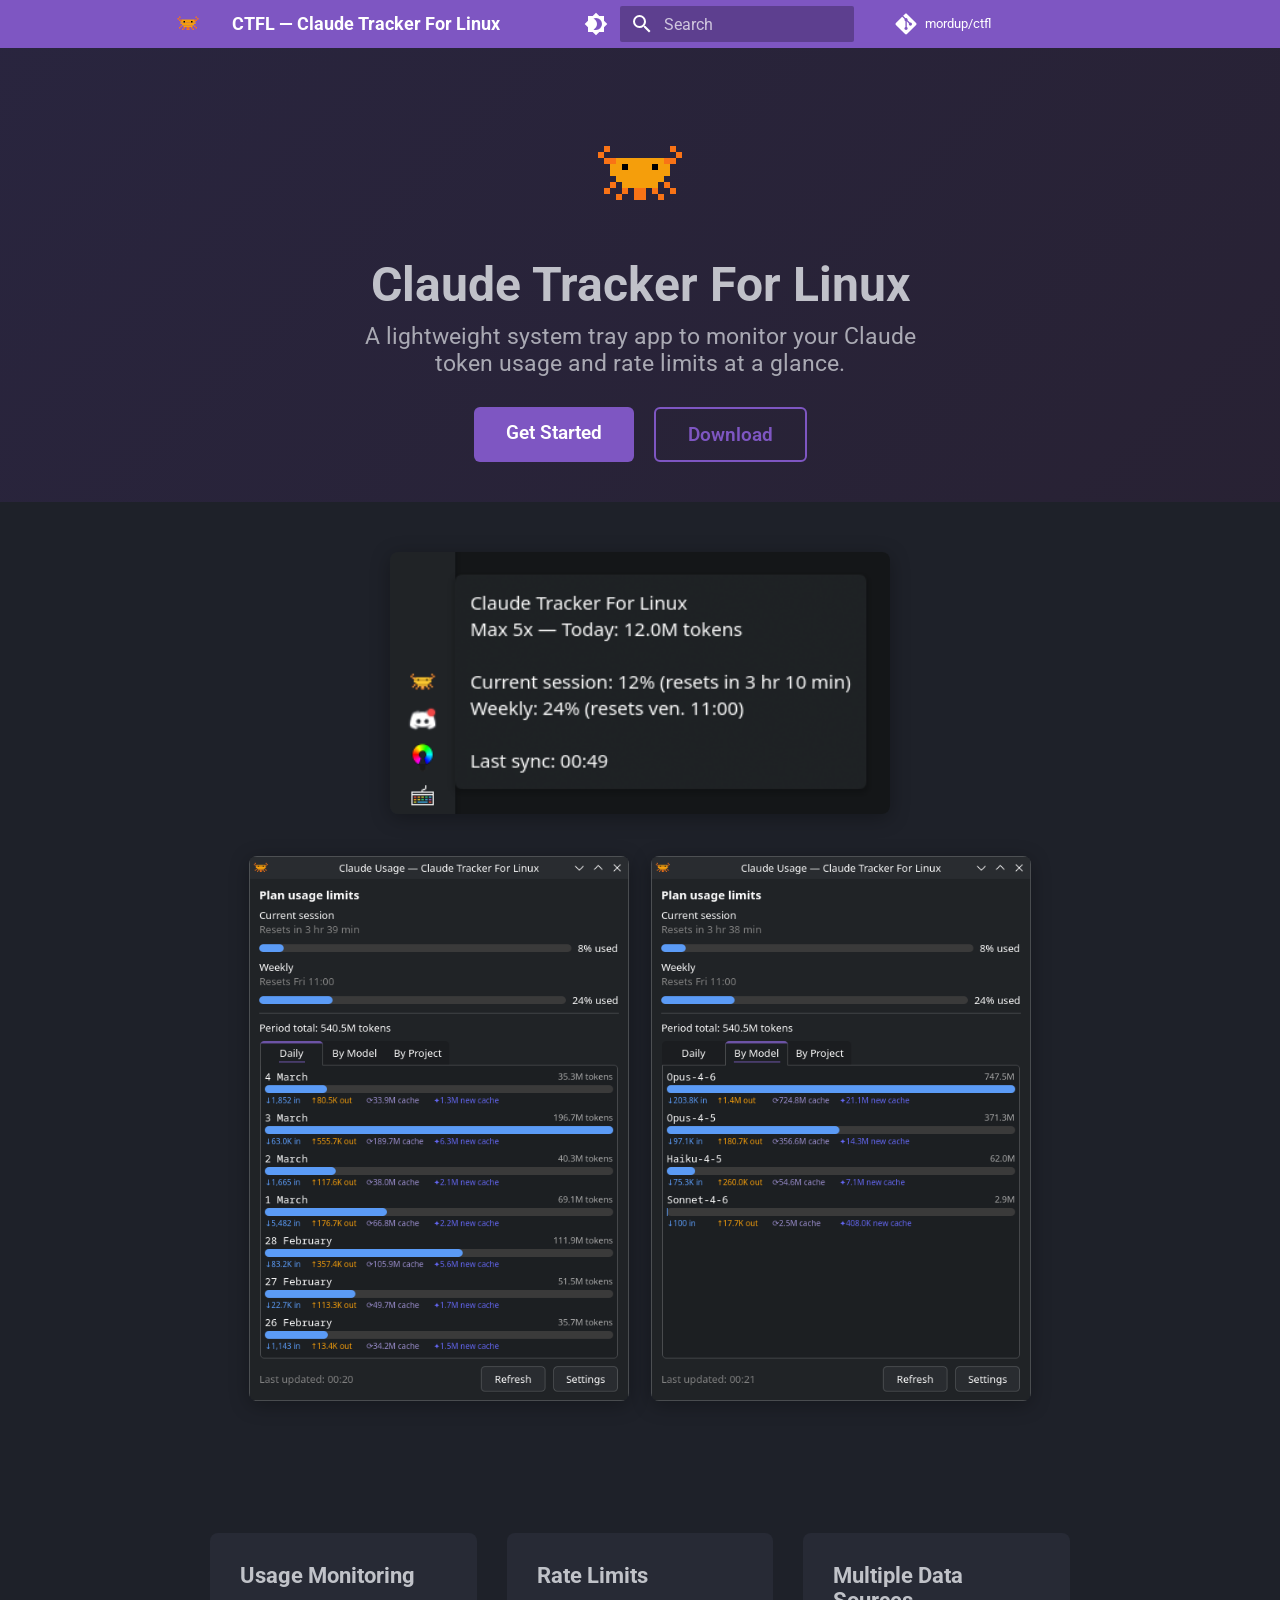
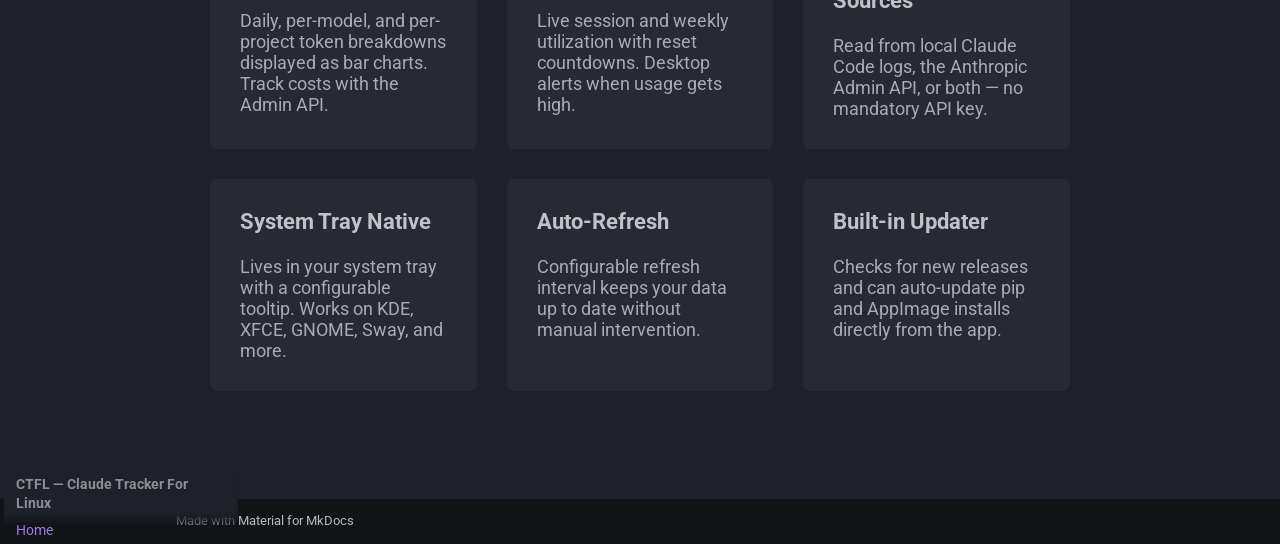
<file: index.html>
<!doctype html>
<html lang="en" class="no-js">
  <head>
    
      <meta charset="utf-8">
      <meta name="viewport" content="width=device-width,initial-scale=1">
      
        <meta name="description" content="A lightweight Linux system tray app to monitor your Claude token usage and rate limits.">
      
      
      
        <link rel="canonical" href="https://ctfl.md-labs.dev/">
      
      
      
        <link rel="next" href="installation/">
      
      
        
      
      
      <link rel="icon" href="assets/images/ctfl.svg">
      <meta name="generator" content="mkdocs-1.6.1, mkdocs-material-9.7.4">
    
    
      
        <title>CTFL — Claude Tracker For Linux - CTFL — Claude Tracker For Linux</title>
      
    
    
      <link rel="stylesheet" href="assets/stylesheets/main.484c7ddc.min.css">
      
        
        <link rel="stylesheet" href="assets/stylesheets/palette.ab4e12ef.min.css">
      
      


    
    
      
    
    
      
        
        
        <link rel="preconnect" href="https://fonts.gstatic.com" crossorigin>
        <link rel="stylesheet" href="https://fonts.googleapis.com/css?family=Roboto:300,300i,400,400i,700,700i%7CRoboto+Mono:400,400i,700,700i&display=fallback">
        <style>:root{--md-text-font:"Roboto";--md-code-font:"Roboto Mono"}</style>
      
    
    
      <link rel="stylesheet" href="stylesheets/extra.css">
    
    <script>__md_scope=new URL(".",location),__md_hash=e=>[...e].reduce(((e,_)=>(e<<5)-e+_.charCodeAt(0)),0),__md_get=(e,_=localStorage,t=__md_scope)=>JSON.parse(_.getItem(t.pathname+"."+e)),__md_set=(e,_,t=localStorage,a=__md_scope)=>{try{t.setItem(a.pathname+"."+e,JSON.stringify(_))}catch(e){}}</script>
    
      

    
    
  </head>
  
  
    
    
      
    
    
    
    
    <body dir="ltr" data-md-color-scheme="slate" data-md-color-primary="deep-purple" data-md-color-accent="purple">
  
    
    <input class="md-toggle" data-md-toggle="drawer" type="checkbox" id="__drawer" autocomplete="off">
    <input class="md-toggle" data-md-toggle="search" type="checkbox" id="__search" autocomplete="off">
    <label class="md-overlay" for="__drawer"></label>
    <div data-md-component="skip">
      
    </div>
    <div data-md-component="announce">
      
    </div>
    
    
      

  

<header class="md-header md-header--shadow" data-md-component="header">
  <nav class="md-header__inner md-grid" aria-label="Header">
    <a href="." title="CTFL — Claude Tracker For Linux" class="md-header__button md-logo" aria-label="CTFL — Claude Tracker For Linux" data-md-component="logo">
      
  <img src="assets/images/ctfl.svg" alt="logo">

    </a>
    <label class="md-header__button md-icon" for="__drawer">
      
      <svg xmlns="http://www.w3.org/2000/svg" viewBox="0 0 24 24"><path d="M3 6h18v2H3zm0 5h18v2H3zm0 5h18v2H3z"/></svg>
    </label>
    <div class="md-header__title" data-md-component="header-title">
      <div class="md-header__ellipsis">
        <div class="md-header__topic">
          <span class="md-ellipsis">
            CTFL — Claude Tracker For Linux
          </span>
        </div>
        <div class="md-header__topic" data-md-component="header-topic">
          <span class="md-ellipsis">
            
              CTFL — Claude Tracker For Linux
            
          </span>
        </div>
      </div>
    </div>
    
      
        <form class="md-header__option" data-md-component="palette">
  
    
    
    
    <input class="md-option" data-md-color-media="" data-md-color-scheme="slate" data-md-color-primary="deep-purple" data-md-color-accent="purple"  aria-label="Switch to light mode"  type="radio" name="__palette" id="__palette_0">
    
      <label class="md-header__button md-icon" title="Switch to light mode" for="__palette_1" hidden>
        <svg xmlns="http://www.w3.org/2000/svg" viewBox="0 0 24 24"><path d="M12 18c-.89 0-1.74-.2-2.5-.55C11.56 16.5 13 14.42 13 12s-1.44-4.5-3.5-5.45C10.26 6.2 11.11 6 12 6a6 6 0 0 1 6 6 6 6 0 0 1-6 6m8-9.31V4h-4.69L12 .69 8.69 4H4v4.69L.69 12 4 15.31V20h4.69L12 23.31 15.31 20H20v-4.69L23.31 12z"/></svg>
      </label>
    
  
    
    
    
    <input class="md-option" data-md-color-media="" data-md-color-scheme="default" data-md-color-primary="deep-purple" data-md-color-accent="purple"  aria-label="Switch to dark mode"  type="radio" name="__palette" id="__palette_1">
    
      <label class="md-header__button md-icon" title="Switch to dark mode" for="__palette_0" hidden>
        <svg xmlns="http://www.w3.org/2000/svg" viewBox="0 0 24 24"><path d="M12 8a4 4 0 0 0-4 4 4 4 0 0 0 4 4 4 4 0 0 0 4-4 4 4 0 0 0-4-4m0 10a6 6 0 0 1-6-6 6 6 0 0 1 6-6 6 6 0 0 1 6 6 6 6 0 0 1-6 6m8-9.31V4h-4.69L12 .69 8.69 4H4v4.69L.69 12 4 15.31V20h4.69L12 23.31 15.31 20H20v-4.69L23.31 12z"/></svg>
      </label>
    
  
</form>
      
    
    
      <script>var palette=__md_get("__palette");if(palette&&palette.color){if("(prefers-color-scheme)"===palette.color.media){var media=matchMedia("(prefers-color-scheme: light)"),input=document.querySelector(media.matches?"[data-md-color-media='(prefers-color-scheme: light)']":"[data-md-color-media='(prefers-color-scheme: dark)']");palette.color.media=input.getAttribute("data-md-color-media"),palette.color.scheme=input.getAttribute("data-md-color-scheme"),palette.color.primary=input.getAttribute("data-md-color-primary"),palette.color.accent=input.getAttribute("data-md-color-accent")}for(var[key,value]of Object.entries(palette.color))document.body.setAttribute("data-md-color-"+key,value)}</script>
    
    
    
      
      
        <label class="md-header__button md-icon" for="__search">
          
          <svg xmlns="http://www.w3.org/2000/svg" viewBox="0 0 24 24"><path d="M9.5 3A6.5 6.5 0 0 1 16 9.5c0 1.61-.59 3.09-1.56 4.23l.27.27h.79l5 5-1.5 1.5-5-5v-.79l-.27-.27A6.52 6.52 0 0 1 9.5 16 6.5 6.5 0 0 1 3 9.5 6.5 6.5 0 0 1 9.5 3m0 2C7 5 5 7 5 9.5S7 14 9.5 14 14 12 14 9.5 12 5 9.5 5"/></svg>
        </label>
        <div class="md-search" data-md-component="search" role="dialog">
  <label class="md-search__overlay" for="__search"></label>
  <div class="md-search__inner" role="search">
    <form class="md-search__form" name="search">
      <input type="text" class="md-search__input" name="query" aria-label="Search" placeholder="Search" autocapitalize="off" autocorrect="off" autocomplete="off" spellcheck="false" data-md-component="search-query" required>
      <label class="md-search__icon md-icon" for="__search">
        
        <svg xmlns="http://www.w3.org/2000/svg" viewBox="0 0 24 24"><path d="M9.5 3A6.5 6.5 0 0 1 16 9.5c0 1.61-.59 3.09-1.56 4.23l.27.27h.79l5 5-1.5 1.5-5-5v-.79l-.27-.27A6.52 6.52 0 0 1 9.5 16 6.5 6.5 0 0 1 3 9.5 6.5 6.5 0 0 1 9.5 3m0 2C7 5 5 7 5 9.5S7 14 9.5 14 14 12 14 9.5 12 5 9.5 5"/></svg>
        
        <svg xmlns="http://www.w3.org/2000/svg" viewBox="0 0 24 24"><path d="M20 11v2H8l5.5 5.5-1.42 1.42L4.16 12l7.92-7.92L13.5 5.5 8 11z"/></svg>
      </label>
      <nav class="md-search__options" aria-label="Search">
        
        <button type="reset" class="md-search__icon md-icon" title="Clear" aria-label="Clear" tabindex="-1">
          
          <svg xmlns="http://www.w3.org/2000/svg" viewBox="0 0 24 24"><path d="M19 6.41 17.59 5 12 10.59 6.41 5 5 6.41 10.59 12 5 17.59 6.41 19 12 13.41 17.59 19 19 17.59 13.41 12z"/></svg>
        </button>
      </nav>
      
    </form>
    <div class="md-search__output">
      <div class="md-search__scrollwrap" tabindex="0" data-md-scrollfix>
        <div class="md-search-result" data-md-component="search-result">
          <div class="md-search-result__meta">
            Initializing search
          </div>
          <ol class="md-search-result__list" role="presentation"></ol>
        </div>
      </div>
    </div>
  </div>
</div>
      
    
    
      <div class="md-header__source">
        <a href="https://github.com/mordup/ctfl" title="Go to repository" class="md-source" data-md-component="source">
  <div class="md-source__icon md-icon">
    
    <svg xmlns="http://www.w3.org/2000/svg" viewBox="0 0 448 512"><!--! Font Awesome Free 7.1.0 by @fontawesome - https://fontawesome.com License - https://fontawesome.com/license/free (Icons: CC BY 4.0, Fonts: SIL OFL 1.1, Code: MIT License) Copyright 2025 Fonticons, Inc.--><path d="M439.6 236.1 244 40.5c-5.4-5.5-12.8-8.5-20.4-8.5s-15 3-20.4 8.4L162.5 81l51.5 51.5c27.1-9.1 52.7 16.8 43.4 43.7l49.7 49.7c34.2-11.8 61.2 31 35.5 56.7-26.5 26.5-70.2-2.9-56-37.3L240.3 199v121.9c25.3 12.5 22.3 41.8 9.1 55-6.4 6.4-15.2 10.1-24.3 10.1s-17.8-3.6-24.3-10.1c-17.6-17.6-11.1-46.9 11.2-56v-123c-20.8-8.5-24.6-30.7-18.6-45L142.6 101 8.5 235.1C3 240.6 0 247.9 0 255.5s3 15 8.5 20.4l195.6 195.7c5.4 5.4 12.7 8.4 20.4 8.4s15-3 20.4-8.4l194.7-194.7c5.4-5.4 8.4-12.8 8.4-20.4s-3-15-8.4-20.4"/></svg>
  </div>
  <div class="md-source__repository">
    mordup/ctfl
  </div>
</a>
      </div>
    
  </nav>
  
</header>
    
    <div class="md-container" data-md-component="container">
      
      
  
        
          
        
      
  <style>
    .md-main__inner { margin: 0; }
    .md-content { display: none; }

    .hero {
      padding: 4rem 1rem 2rem;
      text-align: center;
      background: linear-gradient(135deg, rgba(103, 58, 183, 0.15), rgba(156, 39, 176, 0.08));
    }
    .hero img { width: 96px; height: 96px; margin-bottom: 1rem; }
    .hero h1 { font-size: 2.4rem; margin: 0.5rem 0; }
    .hero p { font-size: 1.15rem; opacity: 0.85; max-width: 600px; margin: 0.5rem auto 1.5rem; }
    .hero .buttons { display: flex; gap: 1rem; justify-content: center; flex-wrap: wrap; }
    .hero .buttons a {
      padding: 0.7rem 1.6rem;
      border-radius: 6px;
      font-weight: 600;
      text-decoration: none;
      font-size: 0.95rem;
    }
    .hero .btn-primary {
      background: var(--md-primary-fg-color);
      color: var(--md-primary-bg-color);
    }
    .hero .btn-secondary {
      border: 2px solid var(--md-primary-fg-color);
      color: var(--md-primary-fg-color);
    }

    .showcase {
      padding: 2rem 1rem 3rem;
      text-align: center;
    }
    .showcase img {
      max-width: 380px;
      width: 100%;
      border-radius: 8px;
      margin: 0.5rem;
      box-shadow: 0 4px 20px rgba(0,0,0,0.3);
    }
    .showcase .tray-img {
      max-width: 500px;
      margin-bottom: 1.5rem;
    }

    .features {
      display: grid;
      grid-template-columns: repeat(auto-fit, minmax(260px, 1fr));
      gap: 1.5rem;
      max-width: 900px;
      margin: 3rem auto;
      padding: 0 1rem;
    }
    .features .card {
      padding: 1.5rem;
      border-radius: 8px;
      background: var(--md-code-bg-color);
    }
    .features .card h3 { margin-top: 0; font-size: 1.1rem; }
    .features .card p { margin-bottom: 0; opacity: 0.85; font-size: 0.9rem; }
  </style>

  <section class="hero">
    <img src="assets/images/ctfl.svg" alt="CTFL icon">
    <h1>Claude Tracker For Linux</h1>
    <p>A lightweight system tray app to monitor your Claude token usage and rate limits at a glance.</p>
    <div class="buttons">
      <a href="installation/" class="btn-primary">Get Started</a>
      <a href="https://github.com/mordup/ctfl/releases/latest" class="btn-secondary">Download</a>
    </div>
  </section>

  <section class="showcase">
    <img src="assets/images/tray_overlay.png" alt="Tray overlay" class="tray-img"><br>
    <img src="assets/images/usage_daily.png" alt="Daily usage view">
    <img src="assets/images/usage_models.png" alt="Per-model usage view">
  </section>

  <section class="features">
    <div class="card">
      <h3>Usage Monitoring</h3>
      <p>Daily, per-model, and per-project token breakdowns displayed as bar charts. Track costs with the Admin API.</p>
    </div>
    <div class="card">
      <h3>Rate Limits</h3>
      <p>Live session and weekly utilization with reset countdowns. Desktop alerts when usage gets high.</p>
    </div>
    <div class="card">
      <h3>Multiple Data Sources</h3>
      <p>Read from local Claude Code logs, the Anthropic Admin API, or both — no mandatory API key.</p>
    </div>
    <div class="card">
      <h3>System Tray Native</h3>
      <p>Lives in your system tray with a configurable tooltip. Works on KDE, XFCE, GNOME, Sway, and more.</p>
    </div>
    <div class="card">
      <h3>Auto-Refresh</h3>
      <p>Configurable refresh interval keeps your data up to date without manual intervention.</p>
    </div>
    <div class="card">
      <h3>Built-in Updater</h3>
      <p>Checks for new releases and can auto-update pip and AppImage installs directly from the app.</p>
    </div>
  </section>

      <main class="md-main" data-md-component="main">
        <div class="md-main__inner md-grid">
          
            
              
              <div class="md-sidebar md-sidebar--primary" data-md-component="sidebar" data-md-type="navigation" >
                <div class="md-sidebar__scrollwrap">
                  <div class="md-sidebar__inner">
                    



<nav class="md-nav md-nav--primary" aria-label="Navigation" data-md-level="0">
  <label class="md-nav__title" for="__drawer">
    <a href="." title="CTFL — Claude Tracker For Linux" class="md-nav__button md-logo" aria-label="CTFL — Claude Tracker For Linux" data-md-component="logo">
      
  <img src="assets/images/ctfl.svg" alt="logo">

    </a>
    CTFL — Claude Tracker For Linux
  </label>
  
    <div class="md-nav__source">
      <a href="https://github.com/mordup/ctfl" title="Go to repository" class="md-source" data-md-component="source">
  <div class="md-source__icon md-icon">
    
    <svg xmlns="http://www.w3.org/2000/svg" viewBox="0 0 448 512"><!--! Font Awesome Free 7.1.0 by @fontawesome - https://fontawesome.com License - https://fontawesome.com/license/free (Icons: CC BY 4.0, Fonts: SIL OFL 1.1, Code: MIT License) Copyright 2025 Fonticons, Inc.--><path d="M439.6 236.1 244 40.5c-5.4-5.5-12.8-8.5-20.4-8.5s-15 3-20.4 8.4L162.5 81l51.5 51.5c27.1-9.1 52.7 16.8 43.4 43.7l49.7 49.7c34.2-11.8 61.2 31 35.5 56.7-26.5 26.5-70.2-2.9-56-37.3L240.3 199v121.9c25.3 12.5 22.3 41.8 9.1 55-6.4 6.4-15.2 10.1-24.3 10.1s-17.8-3.6-24.3-10.1c-17.6-17.6-11.1-46.9 11.2-56v-123c-20.8-8.5-24.6-30.7-18.6-45L142.6 101 8.5 235.1C3 240.6 0 247.9 0 255.5s3 15 8.5 20.4l195.6 195.7c5.4 5.4 12.7 8.4 20.4 8.4s15-3 20.4-8.4l194.7-194.7c5.4-5.4 8.4-12.8 8.4-20.4s-3-15-8.4-20.4"/></svg>
  </div>
  <div class="md-source__repository">
    mordup/ctfl
  </div>
</a>
    </div>
  
  <ul class="md-nav__list" data-md-scrollfix>
    
      
      
  
  
    
  
  
  
    <li class="md-nav__item md-nav__item--active">
      
      <input class="md-nav__toggle md-toggle" type="checkbox" id="__toc">
      
      
      
      <a href="." class="md-nav__link md-nav__link--active">
        
  
  
  <span class="md-ellipsis">
    
  
    Home
  

    
  </span>
  
  

      </a>
      
    </li>
  

    
      
      
  
  
  
  
    <li class="md-nav__item">
      <a href="installation/" class="md-nav__link">
        
  
  
  <span class="md-ellipsis">
    
  
    Installation
  

    
  </span>
  
  

      </a>
    </li>
  

    
      
      
  
  
  
  
    <li class="md-nav__item">
      <a href="getting-started/" class="md-nav__link">
        
  
  
  <span class="md-ellipsis">
    
  
    Getting Started
  

    
  </span>
  
  

      </a>
    </li>
  

    
      
      
  
  
  
  
    <li class="md-nav__item">
      <a href="configuration/" class="md-nav__link">
        
  
  
  <span class="md-ellipsis">
    
  
    Configuration
  

    
  </span>
  
  

      </a>
    </li>
  

    
      
      
  
  
  
  
    <li class="md-nav__item">
      <a href="data-sources/" class="md-nav__link">
        
  
  
  <span class="md-ellipsis">
    
  
    Data Sources
  

    
  </span>
  
  

      </a>
    </li>
  

    
      
      
  
  
  
  
    <li class="md-nav__item">
      <a href="updating/" class="md-nav__link">
        
  
  
  <span class="md-ellipsis">
    
  
    Updating
  

    
  </span>
  
  

      </a>
    </li>
  

    
      
      
  
  
  
  
    <li class="md-nav__item">
      <a href="compatibility/" class="md-nav__link">
        
  
  
  <span class="md-ellipsis">
    
  
    Compatibility
  

    
  </span>
  
  

      </a>
    </li>
  

    
  </ul>
</nav>
                  </div>
                </div>
              </div>
            
            
              
              <div class="md-sidebar md-sidebar--secondary" data-md-component="sidebar" data-md-type="toc" >
                <div class="md-sidebar__scrollwrap">
                  <div class="md-sidebar__inner">
                    

<nav class="md-nav md-nav--secondary" aria-label="Table of contents">
  
  
  
  
</nav>
                  </div>
                </div>
              </div>
            
          
          
            <div class="md-content" data-md-component="content">
              
              <article class="md-content__inner md-typeset">
                
                  


  
  


  <h1>Home</h1>









  
  






                
              </article>
            </div>
          
          
<script>var target=document.getElementById(location.hash.slice(1));target&&target.name&&(target.checked=target.name.startsWith("__tabbed_"))</script>
        </div>
        
          <button type="button" class="md-top md-icon" data-md-component="top" hidden>
  
  <svg xmlns="http://www.w3.org/2000/svg" viewBox="0 0 24 24"><path d="M13 20h-2V8l-5.5 5.5-1.42-1.42L12 4.16l7.92 7.92-1.42 1.42L13 8z"/></svg>
  Back to top
</button>
        
      </main>
      
        <footer class="md-footer">
  
  <div class="md-footer-meta md-typeset">
    <div class="md-footer-meta__inner md-grid">
      <div class="md-copyright">
  
  
    Made with
    <a href="https://squidfunk.github.io/mkdocs-material/" target="_blank" rel="noopener">
      Material for MkDocs
    </a>
  
</div>
      
    </div>
  </div>
</footer>
      
    </div>
    <div class="md-dialog" data-md-component="dialog">
      <div class="md-dialog__inner md-typeset"></div>
    </div>
    
    
    
      
      
      <script id="__config" type="application/json">{"annotate": null, "base": ".", "features": ["navigation.sections", "navigation.top", "content.code.copy"], "search": "assets/javascripts/workers/search.2c215733.min.js", "tags": null, "translations": {"clipboard.copied": "Copied to clipboard", "clipboard.copy": "Copy to clipboard", "search.result.more.one": "1 more on this page", "search.result.more.other": "# more on this page", "search.result.none": "No matching documents", "search.result.one": "1 matching document", "search.result.other": "# matching documents", "search.result.placeholder": "Type to start searching", "search.result.term.missing": "Missing", "select.version": "Select version"}, "version": null}</script>
    
    
      <script src="assets/javascripts/bundle.79ae519e.min.js"></script>
      
    
  </body>
</html>
</file>
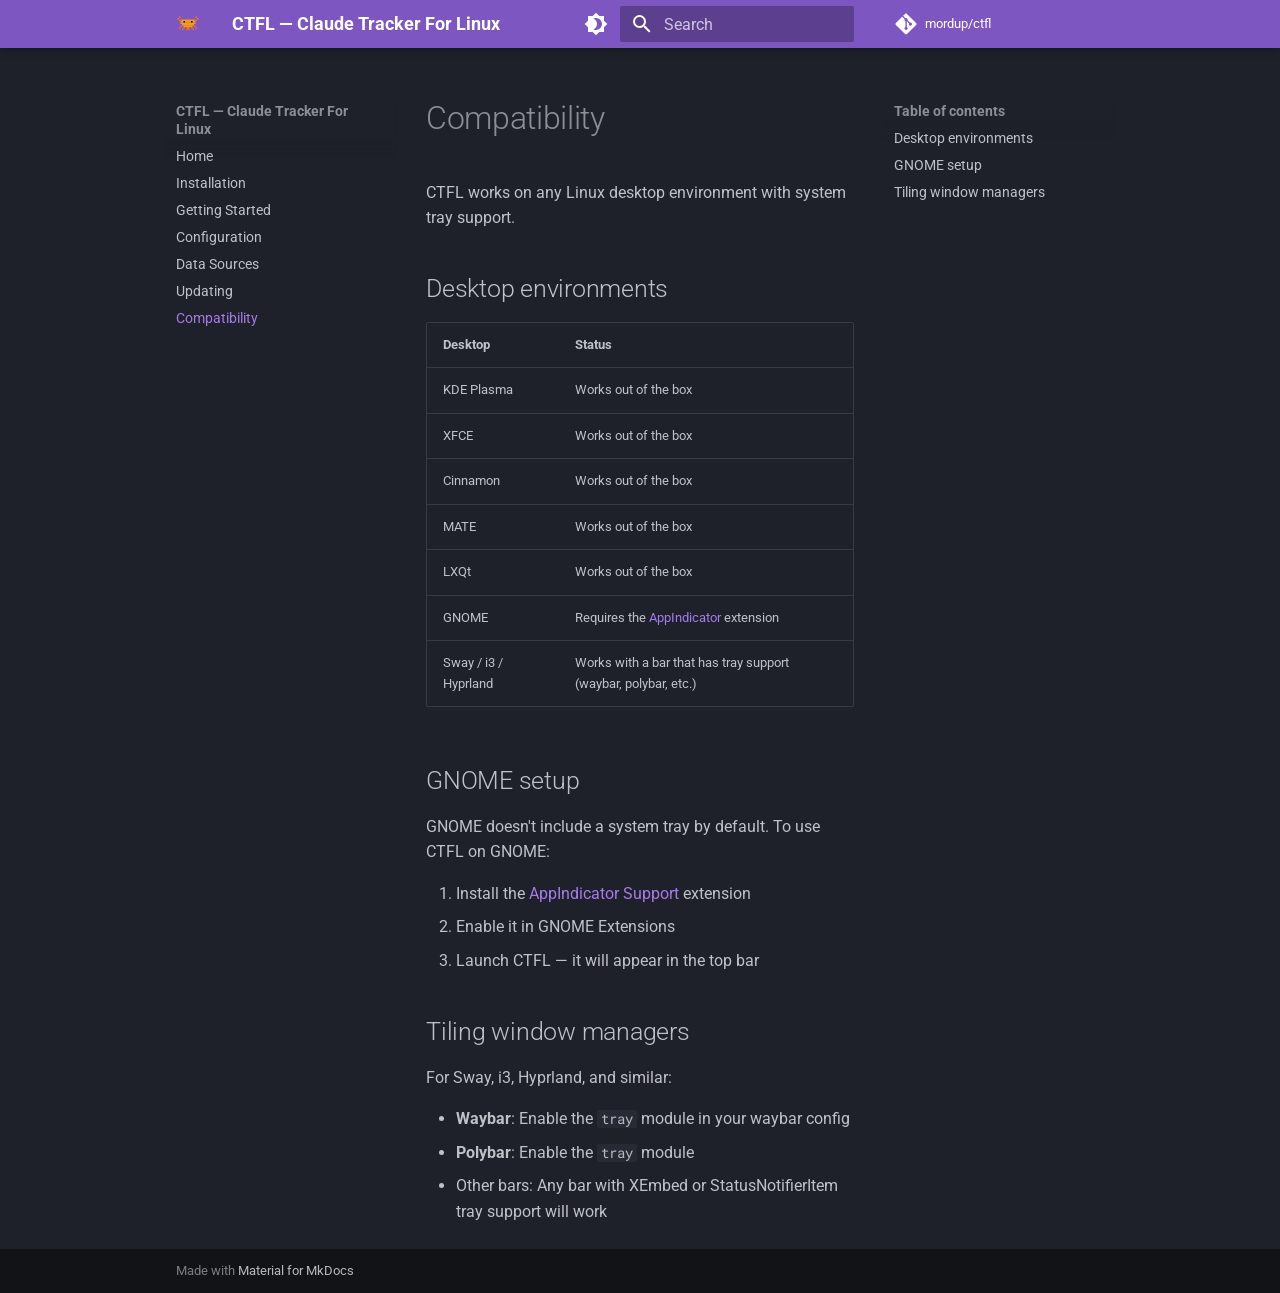
<file: compatibility/index.html>
<!doctype html>
<html lang="en" class="no-js">
  <head>
    
      <meta charset="utf-8">
      <meta name="viewport" content="width=device-width,initial-scale=1">
      
        <meta name="description" content="A lightweight Linux system tray app to monitor your Claude token usage and rate limits.">
      
      
      
        <link rel="canonical" href="https://ctfl.md-labs.dev/compatibility/">
      
      
        <link rel="prev" href="../updating/">
      
      
      
        
      
      
      <link rel="icon" href="../assets/images/ctfl.svg">
      <meta name="generator" content="mkdocs-1.6.1, mkdocs-material-9.7.4">
    
    
      
        <title>Compatibility - CTFL — Claude Tracker For Linux</title>
      
    
    
      <link rel="stylesheet" href="../assets/stylesheets/main.484c7ddc.min.css">
      
        
        <link rel="stylesheet" href="../assets/stylesheets/palette.ab4e12ef.min.css">
      
      


    
    
      
    
    
      
        
        
        <link rel="preconnect" href="https://fonts.gstatic.com" crossorigin>
        <link rel="stylesheet" href="https://fonts.googleapis.com/css?family=Roboto:300,300i,400,400i,700,700i%7CRoboto+Mono:400,400i,700,700i&display=fallback">
        <style>:root{--md-text-font:"Roboto";--md-code-font:"Roboto Mono"}</style>
      
    
    
      <link rel="stylesheet" href="../stylesheets/extra.css">
    
    <script>__md_scope=new URL("..",location),__md_hash=e=>[...e].reduce(((e,_)=>(e<<5)-e+_.charCodeAt(0)),0),__md_get=(e,_=localStorage,t=__md_scope)=>JSON.parse(_.getItem(t.pathname+"."+e)),__md_set=(e,_,t=localStorage,a=__md_scope)=>{try{t.setItem(a.pathname+"."+e,JSON.stringify(_))}catch(e){}}</script>
    
      

    
    
  </head>
  
  
    
    
      
    
    
    
    
    <body dir="ltr" data-md-color-scheme="slate" data-md-color-primary="deep-purple" data-md-color-accent="purple">
  
    
    <input class="md-toggle" data-md-toggle="drawer" type="checkbox" id="__drawer" autocomplete="off">
    <input class="md-toggle" data-md-toggle="search" type="checkbox" id="__search" autocomplete="off">
    <label class="md-overlay" for="__drawer"></label>
    <div data-md-component="skip">
      
        
        <a href="#compatibility" class="md-skip">
          Skip to content
        </a>
      
    </div>
    <div data-md-component="announce">
      
    </div>
    
    
      

  

<header class="md-header md-header--shadow" data-md-component="header">
  <nav class="md-header__inner md-grid" aria-label="Header">
    <a href=".." title="CTFL — Claude Tracker For Linux" class="md-header__button md-logo" aria-label="CTFL — Claude Tracker For Linux" data-md-component="logo">
      
  <img src="../assets/images/ctfl.svg" alt="logo">

    </a>
    <label class="md-header__button md-icon" for="__drawer">
      
      <svg xmlns="http://www.w3.org/2000/svg" viewBox="0 0 24 24"><path d="M3 6h18v2H3zm0 5h18v2H3zm0 5h18v2H3z"/></svg>
    </label>
    <div class="md-header__title" data-md-component="header-title">
      <div class="md-header__ellipsis">
        <div class="md-header__topic">
          <span class="md-ellipsis">
            CTFL — Claude Tracker For Linux
          </span>
        </div>
        <div class="md-header__topic" data-md-component="header-topic">
          <span class="md-ellipsis">
            
              Compatibility
            
          </span>
        </div>
      </div>
    </div>
    
      
        <form class="md-header__option" data-md-component="palette">
  
    
    
    
    <input class="md-option" data-md-color-media="" data-md-color-scheme="slate" data-md-color-primary="deep-purple" data-md-color-accent="purple"  aria-label="Switch to light mode"  type="radio" name="__palette" id="__palette_0">
    
      <label class="md-header__button md-icon" title="Switch to light mode" for="__palette_1" hidden>
        <svg xmlns="http://www.w3.org/2000/svg" viewBox="0 0 24 24"><path d="M12 18c-.89 0-1.74-.2-2.5-.55C11.56 16.5 13 14.42 13 12s-1.44-4.5-3.5-5.45C10.26 6.2 11.11 6 12 6a6 6 0 0 1 6 6 6 6 0 0 1-6 6m8-9.31V4h-4.69L12 .69 8.69 4H4v4.69L.69 12 4 15.31V20h4.69L12 23.31 15.31 20H20v-4.69L23.31 12z"/></svg>
      </label>
    
  
    
    
    
    <input class="md-option" data-md-color-media="" data-md-color-scheme="default" data-md-color-primary="deep-purple" data-md-color-accent="purple"  aria-label="Switch to dark mode"  type="radio" name="__palette" id="__palette_1">
    
      <label class="md-header__button md-icon" title="Switch to dark mode" for="__palette_0" hidden>
        <svg xmlns="http://www.w3.org/2000/svg" viewBox="0 0 24 24"><path d="M12 8a4 4 0 0 0-4 4 4 4 0 0 0 4 4 4 4 0 0 0 4-4 4 4 0 0 0-4-4m0 10a6 6 0 0 1-6-6 6 6 0 0 1 6-6 6 6 0 0 1 6 6 6 6 0 0 1-6 6m8-9.31V4h-4.69L12 .69 8.69 4H4v4.69L.69 12 4 15.31V20h4.69L12 23.31 15.31 20H20v-4.69L23.31 12z"/></svg>
      </label>
    
  
</form>
      
    
    
      <script>var palette=__md_get("__palette");if(palette&&palette.color){if("(prefers-color-scheme)"===palette.color.media){var media=matchMedia("(prefers-color-scheme: light)"),input=document.querySelector(media.matches?"[data-md-color-media='(prefers-color-scheme: light)']":"[data-md-color-media='(prefers-color-scheme: dark)']");palette.color.media=input.getAttribute("data-md-color-media"),palette.color.scheme=input.getAttribute("data-md-color-scheme"),palette.color.primary=input.getAttribute("data-md-color-primary"),palette.color.accent=input.getAttribute("data-md-color-accent")}for(var[key,value]of Object.entries(palette.color))document.body.setAttribute("data-md-color-"+key,value)}</script>
    
    
    
      
      
        <label class="md-header__button md-icon" for="__search">
          
          <svg xmlns="http://www.w3.org/2000/svg" viewBox="0 0 24 24"><path d="M9.5 3A6.5 6.5 0 0 1 16 9.5c0 1.61-.59 3.09-1.56 4.23l.27.27h.79l5 5-1.5 1.5-5-5v-.79l-.27-.27A6.52 6.52 0 0 1 9.5 16 6.5 6.5 0 0 1 3 9.5 6.5 6.5 0 0 1 9.5 3m0 2C7 5 5 7 5 9.5S7 14 9.5 14 14 12 14 9.5 12 5 9.5 5"/></svg>
        </label>
        <div class="md-search" data-md-component="search" role="dialog">
  <label class="md-search__overlay" for="__search"></label>
  <div class="md-search__inner" role="search">
    <form class="md-search__form" name="search">
      <input type="text" class="md-search__input" name="query" aria-label="Search" placeholder="Search" autocapitalize="off" autocorrect="off" autocomplete="off" spellcheck="false" data-md-component="search-query" required>
      <label class="md-search__icon md-icon" for="__search">
        
        <svg xmlns="http://www.w3.org/2000/svg" viewBox="0 0 24 24"><path d="M9.5 3A6.5 6.5 0 0 1 16 9.5c0 1.61-.59 3.09-1.56 4.23l.27.27h.79l5 5-1.5 1.5-5-5v-.79l-.27-.27A6.52 6.52 0 0 1 9.5 16 6.5 6.5 0 0 1 3 9.5 6.5 6.5 0 0 1 9.5 3m0 2C7 5 5 7 5 9.5S7 14 9.5 14 14 12 14 9.5 12 5 9.5 5"/></svg>
        
        <svg xmlns="http://www.w3.org/2000/svg" viewBox="0 0 24 24"><path d="M20 11v2H8l5.5 5.5-1.42 1.42L4.16 12l7.92-7.92L13.5 5.5 8 11z"/></svg>
      </label>
      <nav class="md-search__options" aria-label="Search">
        
        <button type="reset" class="md-search__icon md-icon" title="Clear" aria-label="Clear" tabindex="-1">
          
          <svg xmlns="http://www.w3.org/2000/svg" viewBox="0 0 24 24"><path d="M19 6.41 17.59 5 12 10.59 6.41 5 5 6.41 10.59 12 5 17.59 6.41 19 12 13.41 17.59 19 19 17.59 13.41 12z"/></svg>
        </button>
      </nav>
      
    </form>
    <div class="md-search__output">
      <div class="md-search__scrollwrap" tabindex="0" data-md-scrollfix>
        <div class="md-search-result" data-md-component="search-result">
          <div class="md-search-result__meta">
            Initializing search
          </div>
          <ol class="md-search-result__list" role="presentation"></ol>
        </div>
      </div>
    </div>
  </div>
</div>
      
    
    
      <div class="md-header__source">
        <a href="https://github.com/mordup/ctfl" title="Go to repository" class="md-source" data-md-component="source">
  <div class="md-source__icon md-icon">
    
    <svg xmlns="http://www.w3.org/2000/svg" viewBox="0 0 448 512"><!--! Font Awesome Free 7.1.0 by @fontawesome - https://fontawesome.com License - https://fontawesome.com/license/free (Icons: CC BY 4.0, Fonts: SIL OFL 1.1, Code: MIT License) Copyright 2025 Fonticons, Inc.--><path d="M439.6 236.1 244 40.5c-5.4-5.5-12.8-8.5-20.4-8.5s-15 3-20.4 8.4L162.5 81l51.5 51.5c27.1-9.1 52.7 16.8 43.4 43.7l49.7 49.7c34.2-11.8 61.2 31 35.5 56.7-26.5 26.5-70.2-2.9-56-37.3L240.3 199v121.9c25.3 12.5 22.3 41.8 9.1 55-6.4 6.4-15.2 10.1-24.3 10.1s-17.8-3.6-24.3-10.1c-17.6-17.6-11.1-46.9 11.2-56v-123c-20.8-8.5-24.6-30.7-18.6-45L142.6 101 8.5 235.1C3 240.6 0 247.9 0 255.5s3 15 8.5 20.4l195.6 195.7c5.4 5.4 12.7 8.4 20.4 8.4s15-3 20.4-8.4l194.7-194.7c5.4-5.4 8.4-12.8 8.4-20.4s-3-15-8.4-20.4"/></svg>
  </div>
  <div class="md-source__repository">
    mordup/ctfl
  </div>
</a>
      </div>
    
  </nav>
  
</header>
    
    <div class="md-container" data-md-component="container">
      
      
        
          
        
      
      <main class="md-main" data-md-component="main">
        <div class="md-main__inner md-grid">
          
            
              
              <div class="md-sidebar md-sidebar--primary" data-md-component="sidebar" data-md-type="navigation" >
                <div class="md-sidebar__scrollwrap">
                  <div class="md-sidebar__inner">
                    



<nav class="md-nav md-nav--primary" aria-label="Navigation" data-md-level="0">
  <label class="md-nav__title" for="__drawer">
    <a href=".." title="CTFL — Claude Tracker For Linux" class="md-nav__button md-logo" aria-label="CTFL — Claude Tracker For Linux" data-md-component="logo">
      
  <img src="../assets/images/ctfl.svg" alt="logo">

    </a>
    CTFL — Claude Tracker For Linux
  </label>
  
    <div class="md-nav__source">
      <a href="https://github.com/mordup/ctfl" title="Go to repository" class="md-source" data-md-component="source">
  <div class="md-source__icon md-icon">
    
    <svg xmlns="http://www.w3.org/2000/svg" viewBox="0 0 448 512"><!--! Font Awesome Free 7.1.0 by @fontawesome - https://fontawesome.com License - https://fontawesome.com/license/free (Icons: CC BY 4.0, Fonts: SIL OFL 1.1, Code: MIT License) Copyright 2025 Fonticons, Inc.--><path d="M439.6 236.1 244 40.5c-5.4-5.5-12.8-8.5-20.4-8.5s-15 3-20.4 8.4L162.5 81l51.5 51.5c27.1-9.1 52.7 16.8 43.4 43.7l49.7 49.7c34.2-11.8 61.2 31 35.5 56.7-26.5 26.5-70.2-2.9-56-37.3L240.3 199v121.9c25.3 12.5 22.3 41.8 9.1 55-6.4 6.4-15.2 10.1-24.3 10.1s-17.8-3.6-24.3-10.1c-17.6-17.6-11.1-46.9 11.2-56v-123c-20.8-8.5-24.6-30.7-18.6-45L142.6 101 8.5 235.1C3 240.6 0 247.9 0 255.5s3 15 8.5 20.4l195.6 195.7c5.4 5.4 12.7 8.4 20.4 8.4s15-3 20.4-8.4l194.7-194.7c5.4-5.4 8.4-12.8 8.4-20.4s-3-15-8.4-20.4"/></svg>
  </div>
  <div class="md-source__repository">
    mordup/ctfl
  </div>
</a>
    </div>
  
  <ul class="md-nav__list" data-md-scrollfix>
    
      
      
  
  
  
  
    <li class="md-nav__item">
      <a href=".." class="md-nav__link">
        
  
  
  <span class="md-ellipsis">
    
  
    Home
  

    
  </span>
  
  

      </a>
    </li>
  

    
      
      
  
  
  
  
    <li class="md-nav__item">
      <a href="../installation/" class="md-nav__link">
        
  
  
  <span class="md-ellipsis">
    
  
    Installation
  

    
  </span>
  
  

      </a>
    </li>
  

    
      
      
  
  
  
  
    <li class="md-nav__item">
      <a href="../getting-started/" class="md-nav__link">
        
  
  
  <span class="md-ellipsis">
    
  
    Getting Started
  

    
  </span>
  
  

      </a>
    </li>
  

    
      
      
  
  
  
  
    <li class="md-nav__item">
      <a href="../configuration/" class="md-nav__link">
        
  
  
  <span class="md-ellipsis">
    
  
    Configuration
  

    
  </span>
  
  

      </a>
    </li>
  

    
      
      
  
  
  
  
    <li class="md-nav__item">
      <a href="../data-sources/" class="md-nav__link">
        
  
  
  <span class="md-ellipsis">
    
  
    Data Sources
  

    
  </span>
  
  

      </a>
    </li>
  

    
      
      
  
  
  
  
    <li class="md-nav__item">
      <a href="../updating/" class="md-nav__link">
        
  
  
  <span class="md-ellipsis">
    
  
    Updating
  

    
  </span>
  
  

      </a>
    </li>
  

    
      
      
  
  
    
  
  
  
    <li class="md-nav__item md-nav__item--active">
      
      <input class="md-nav__toggle md-toggle" type="checkbox" id="__toc">
      
      
        
      
      
        <label class="md-nav__link md-nav__link--active" for="__toc">
          
  
  
  <span class="md-ellipsis">
    
  
    Compatibility
  

    
  </span>
  
  

          <span class="md-nav__icon md-icon"></span>
        </label>
      
      <a href="./" class="md-nav__link md-nav__link--active">
        
  
  
  <span class="md-ellipsis">
    
  
    Compatibility
  

    
  </span>
  
  

      </a>
      
        

<nav class="md-nav md-nav--secondary" aria-label="Table of contents">
  
  
  
    
  
  
    <label class="md-nav__title" for="__toc">
      <span class="md-nav__icon md-icon"></span>
      Table of contents
    </label>
    <ul class="md-nav__list" data-md-component="toc" data-md-scrollfix>
      
        <li class="md-nav__item">
  <a href="#desktop-environments" class="md-nav__link">
    <span class="md-ellipsis">
      
        Desktop environments
      
    </span>
  </a>
  
</li>
      
        <li class="md-nav__item">
  <a href="#gnome-setup" class="md-nav__link">
    <span class="md-ellipsis">
      
        GNOME setup
      
    </span>
  </a>
  
</li>
      
        <li class="md-nav__item">
  <a href="#tiling-window-managers" class="md-nav__link">
    <span class="md-ellipsis">
      
        Tiling window managers
      
    </span>
  </a>
  
</li>
      
    </ul>
  
</nav>
      
    </li>
  

    
  </ul>
</nav>
                  </div>
                </div>
              </div>
            
            
              
              <div class="md-sidebar md-sidebar--secondary" data-md-component="sidebar" data-md-type="toc" >
                <div class="md-sidebar__scrollwrap">
                  <div class="md-sidebar__inner">
                    

<nav class="md-nav md-nav--secondary" aria-label="Table of contents">
  
  
  
    
  
  
    <label class="md-nav__title" for="__toc">
      <span class="md-nav__icon md-icon"></span>
      Table of contents
    </label>
    <ul class="md-nav__list" data-md-component="toc" data-md-scrollfix>
      
        <li class="md-nav__item">
  <a href="#desktop-environments" class="md-nav__link">
    <span class="md-ellipsis">
      
        Desktop environments
      
    </span>
  </a>
  
</li>
      
        <li class="md-nav__item">
  <a href="#gnome-setup" class="md-nav__link">
    <span class="md-ellipsis">
      
        GNOME setup
      
    </span>
  </a>
  
</li>
      
        <li class="md-nav__item">
  <a href="#tiling-window-managers" class="md-nav__link">
    <span class="md-ellipsis">
      
        Tiling window managers
      
    </span>
  </a>
  
</li>
      
    </ul>
  
</nav>
                  </div>
                </div>
              </div>
            
          
          
            <div class="md-content" data-md-component="content">
              
              <article class="md-content__inner md-typeset">
                
                  


  
  


<h1 id="compatibility">Compatibility</h1>
<p>CTFL works on any Linux desktop environment with system tray support.</p>
<h2 id="desktop-environments">Desktop environments</h2>
<table>
<thead>
<tr>
<th>Desktop</th>
<th>Status</th>
</tr>
</thead>
<tbody>
<tr>
<td>KDE Plasma</td>
<td>Works out of the box</td>
</tr>
<tr>
<td>XFCE</td>
<td>Works out of the box</td>
</tr>
<tr>
<td>Cinnamon</td>
<td>Works out of the box</td>
</tr>
<tr>
<td>MATE</td>
<td>Works out of the box</td>
</tr>
<tr>
<td>LXQt</td>
<td>Works out of the box</td>
</tr>
<tr>
<td>GNOME</td>
<td>Requires the <a href="https://extensions.gnome.org/extension/615/appindicator-support/">AppIndicator</a> extension</td>
</tr>
<tr>
<td>Sway / i3 / Hyprland</td>
<td>Works with a bar that has tray support (waybar, polybar, etc.)</td>
</tr>
</tbody>
</table>
<h2 id="gnome-setup">GNOME setup</h2>
<p>GNOME doesn't include a system tray by default. To use CTFL on GNOME:</p>
<ol>
<li>Install the <a href="https://extensions.gnome.org/extension/615/appindicator-support/">AppIndicator Support</a> extension</li>
<li>Enable it in GNOME Extensions</li>
<li>Launch CTFL — it will appear in the top bar</li>
</ol>
<h2 id="tiling-window-managers">Tiling window managers</h2>
<p>For Sway, i3, Hyprland, and similar:</p>
<ul>
<li><strong>Waybar</strong>: Enable the <code>tray</code> module in your waybar config</li>
<li><strong>Polybar</strong>: Enable the <code>tray</code> module</li>
<li>Other bars: Any bar with XEmbed or StatusNotifierItem tray support will work</li>
</ul>












                
              </article>
            </div>
          
          
<script>var target=document.getElementById(location.hash.slice(1));target&&target.name&&(target.checked=target.name.startsWith("__tabbed_"))</script>
        </div>
        
          <button type="button" class="md-top md-icon" data-md-component="top" hidden>
  
  <svg xmlns="http://www.w3.org/2000/svg" viewBox="0 0 24 24"><path d="M13 20h-2V8l-5.5 5.5-1.42-1.42L12 4.16l7.92 7.92-1.42 1.42L13 8z"/></svg>
  Back to top
</button>
        
      </main>
      
        <footer class="md-footer">
  
  <div class="md-footer-meta md-typeset">
    <div class="md-footer-meta__inner md-grid">
      <div class="md-copyright">
  
  
    Made with
    <a href="https://squidfunk.github.io/mkdocs-material/" target="_blank" rel="noopener">
      Material for MkDocs
    </a>
  
</div>
      
    </div>
  </div>
</footer>
      
    </div>
    <div class="md-dialog" data-md-component="dialog">
      <div class="md-dialog__inner md-typeset"></div>
    </div>
    
    
    
      
      
      <script id="__config" type="application/json">{"annotate": null, "base": "..", "features": ["navigation.sections", "navigation.top", "content.code.copy"], "search": "../assets/javascripts/workers/search.2c215733.min.js", "tags": null, "translations": {"clipboard.copied": "Copied to clipboard", "clipboard.copy": "Copy to clipboard", "search.result.more.one": "1 more on this page", "search.result.more.other": "# more on this page", "search.result.none": "No matching documents", "search.result.one": "1 matching document", "search.result.other": "# matching documents", "search.result.placeholder": "Type to start searching", "search.result.term.missing": "Missing", "select.version": "Select version"}, "version": null}</script>
    
    
      <script src="../assets/javascripts/bundle.79ae519e.min.js"></script>
      
    
  </body>
</html>
</file>
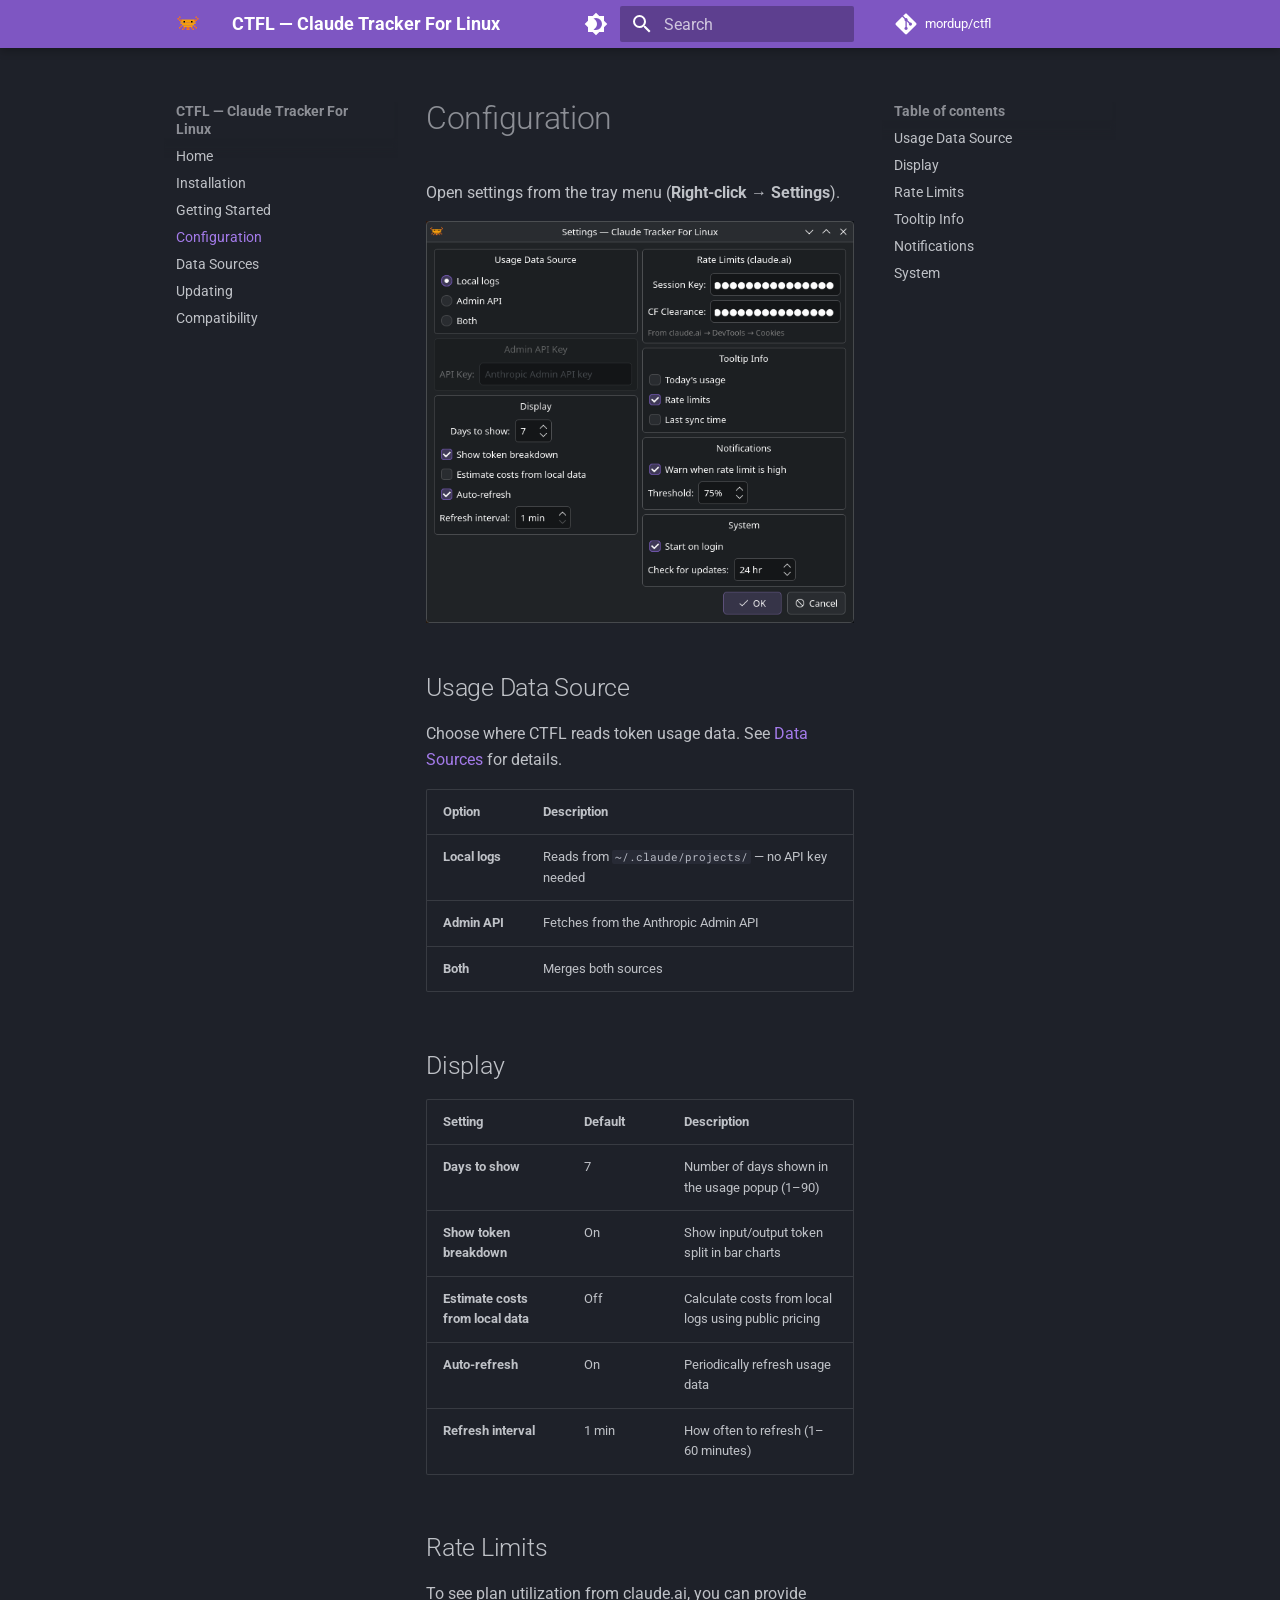
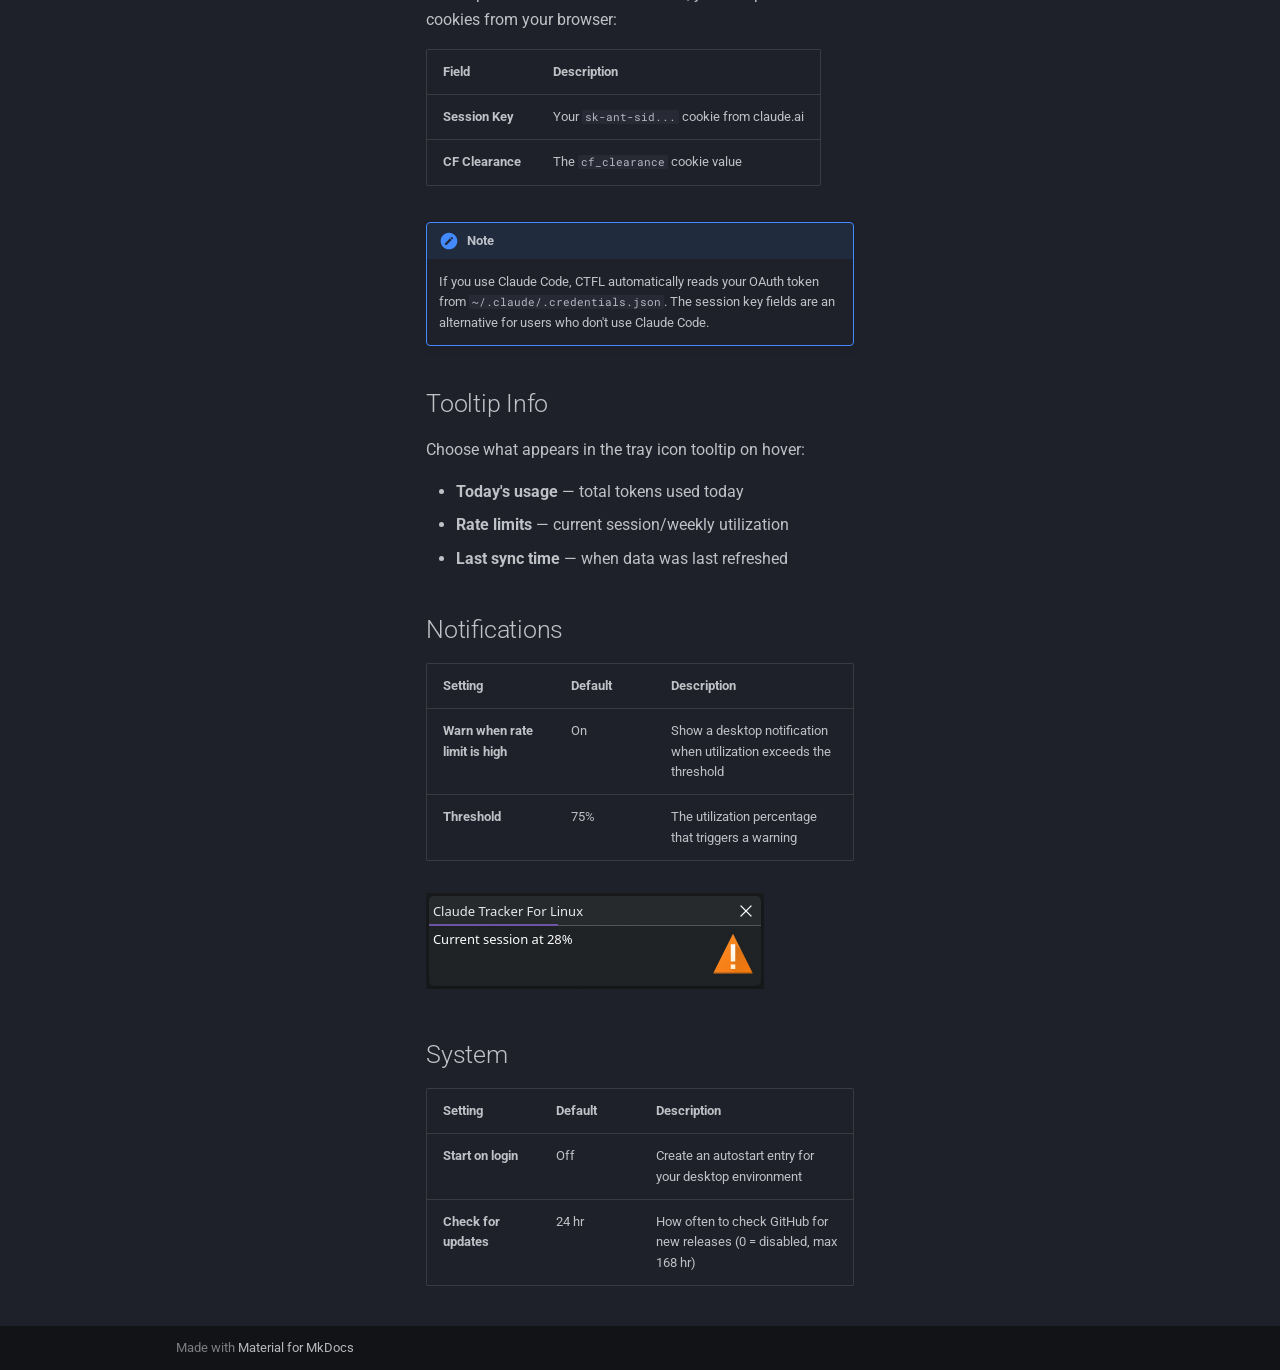
<file: configuration/index.html>
<!doctype html>
<html lang="en" class="no-js">
  <head>
    
      <meta charset="utf-8">
      <meta name="viewport" content="width=device-width,initial-scale=1">
      
        <meta name="description" content="A lightweight Linux system tray app to monitor your Claude token usage and rate limits.">
      
      
      
        <link rel="canonical" href="https://ctfl.md-labs.dev/configuration/">
      
      
        <link rel="prev" href="../getting-started/">
      
      
        <link rel="next" href="../data-sources/">
      
      
        
      
      
      <link rel="icon" href="../assets/images/ctfl.svg">
      <meta name="generator" content="mkdocs-1.6.1, mkdocs-material-9.7.4">
    
    
      
        <title>Configuration - CTFL — Claude Tracker For Linux</title>
      
    
    
      <link rel="stylesheet" href="../assets/stylesheets/main.484c7ddc.min.css">
      
        
        <link rel="stylesheet" href="../assets/stylesheets/palette.ab4e12ef.min.css">
      
      


    
    
      
    
    
      
        
        
        <link rel="preconnect" href="https://fonts.gstatic.com" crossorigin>
        <link rel="stylesheet" href="https://fonts.googleapis.com/css?family=Roboto:300,300i,400,400i,700,700i%7CRoboto+Mono:400,400i,700,700i&display=fallback">
        <style>:root{--md-text-font:"Roboto";--md-code-font:"Roboto Mono"}</style>
      
    
    
      <link rel="stylesheet" href="../stylesheets/extra.css">
    
    <script>__md_scope=new URL("..",location),__md_hash=e=>[...e].reduce(((e,_)=>(e<<5)-e+_.charCodeAt(0)),0),__md_get=(e,_=localStorage,t=__md_scope)=>JSON.parse(_.getItem(t.pathname+"."+e)),__md_set=(e,_,t=localStorage,a=__md_scope)=>{try{t.setItem(a.pathname+"."+e,JSON.stringify(_))}catch(e){}}</script>
    
      

    
    
  </head>
  
  
    
    
      
    
    
    
    
    <body dir="ltr" data-md-color-scheme="slate" data-md-color-primary="deep-purple" data-md-color-accent="purple">
  
    
    <input class="md-toggle" data-md-toggle="drawer" type="checkbox" id="__drawer" autocomplete="off">
    <input class="md-toggle" data-md-toggle="search" type="checkbox" id="__search" autocomplete="off">
    <label class="md-overlay" for="__drawer"></label>
    <div data-md-component="skip">
      
        
        <a href="#configuration" class="md-skip">
          Skip to content
        </a>
      
    </div>
    <div data-md-component="announce">
      
    </div>
    
    
      

  

<header class="md-header md-header--shadow" data-md-component="header">
  <nav class="md-header__inner md-grid" aria-label="Header">
    <a href=".." title="CTFL — Claude Tracker For Linux" class="md-header__button md-logo" aria-label="CTFL — Claude Tracker For Linux" data-md-component="logo">
      
  <img src="../assets/images/ctfl.svg" alt="logo">

    </a>
    <label class="md-header__button md-icon" for="__drawer">
      
      <svg xmlns="http://www.w3.org/2000/svg" viewBox="0 0 24 24"><path d="M3 6h18v2H3zm0 5h18v2H3zm0 5h18v2H3z"/></svg>
    </label>
    <div class="md-header__title" data-md-component="header-title">
      <div class="md-header__ellipsis">
        <div class="md-header__topic">
          <span class="md-ellipsis">
            CTFL — Claude Tracker For Linux
          </span>
        </div>
        <div class="md-header__topic" data-md-component="header-topic">
          <span class="md-ellipsis">
            
              Configuration
            
          </span>
        </div>
      </div>
    </div>
    
      
        <form class="md-header__option" data-md-component="palette">
  
    
    
    
    <input class="md-option" data-md-color-media="" data-md-color-scheme="slate" data-md-color-primary="deep-purple" data-md-color-accent="purple"  aria-label="Switch to light mode"  type="radio" name="__palette" id="__palette_0">
    
      <label class="md-header__button md-icon" title="Switch to light mode" for="__palette_1" hidden>
        <svg xmlns="http://www.w3.org/2000/svg" viewBox="0 0 24 24"><path d="M12 18c-.89 0-1.74-.2-2.5-.55C11.56 16.5 13 14.42 13 12s-1.44-4.5-3.5-5.45C10.26 6.2 11.11 6 12 6a6 6 0 0 1 6 6 6 6 0 0 1-6 6m8-9.31V4h-4.69L12 .69 8.69 4H4v4.69L.69 12 4 15.31V20h4.69L12 23.31 15.31 20H20v-4.69L23.31 12z"/></svg>
      </label>
    
  
    
    
    
    <input class="md-option" data-md-color-media="" data-md-color-scheme="default" data-md-color-primary="deep-purple" data-md-color-accent="purple"  aria-label="Switch to dark mode"  type="radio" name="__palette" id="__palette_1">
    
      <label class="md-header__button md-icon" title="Switch to dark mode" for="__palette_0" hidden>
        <svg xmlns="http://www.w3.org/2000/svg" viewBox="0 0 24 24"><path d="M12 8a4 4 0 0 0-4 4 4 4 0 0 0 4 4 4 4 0 0 0 4-4 4 4 0 0 0-4-4m0 10a6 6 0 0 1-6-6 6 6 0 0 1 6-6 6 6 0 0 1 6 6 6 6 0 0 1-6 6m8-9.31V4h-4.69L12 .69 8.69 4H4v4.69L.69 12 4 15.31V20h4.69L12 23.31 15.31 20H20v-4.69L23.31 12z"/></svg>
      </label>
    
  
</form>
      
    
    
      <script>var palette=__md_get("__palette");if(palette&&palette.color){if("(prefers-color-scheme)"===palette.color.media){var media=matchMedia("(prefers-color-scheme: light)"),input=document.querySelector(media.matches?"[data-md-color-media='(prefers-color-scheme: light)']":"[data-md-color-media='(prefers-color-scheme: dark)']");palette.color.media=input.getAttribute("data-md-color-media"),palette.color.scheme=input.getAttribute("data-md-color-scheme"),palette.color.primary=input.getAttribute("data-md-color-primary"),palette.color.accent=input.getAttribute("data-md-color-accent")}for(var[key,value]of Object.entries(palette.color))document.body.setAttribute("data-md-color-"+key,value)}</script>
    
    
    
      
      
        <label class="md-header__button md-icon" for="__search">
          
          <svg xmlns="http://www.w3.org/2000/svg" viewBox="0 0 24 24"><path d="M9.5 3A6.5 6.5 0 0 1 16 9.5c0 1.61-.59 3.09-1.56 4.23l.27.27h.79l5 5-1.5 1.5-5-5v-.79l-.27-.27A6.52 6.52 0 0 1 9.5 16 6.5 6.5 0 0 1 3 9.5 6.5 6.5 0 0 1 9.5 3m0 2C7 5 5 7 5 9.5S7 14 9.5 14 14 12 14 9.5 12 5 9.5 5"/></svg>
        </label>
        <div class="md-search" data-md-component="search" role="dialog">
  <label class="md-search__overlay" for="__search"></label>
  <div class="md-search__inner" role="search">
    <form class="md-search__form" name="search">
      <input type="text" class="md-search__input" name="query" aria-label="Search" placeholder="Search" autocapitalize="off" autocorrect="off" autocomplete="off" spellcheck="false" data-md-component="search-query" required>
      <label class="md-search__icon md-icon" for="__search">
        
        <svg xmlns="http://www.w3.org/2000/svg" viewBox="0 0 24 24"><path d="M9.5 3A6.5 6.5 0 0 1 16 9.5c0 1.61-.59 3.09-1.56 4.23l.27.27h.79l5 5-1.5 1.5-5-5v-.79l-.27-.27A6.52 6.52 0 0 1 9.5 16 6.5 6.5 0 0 1 3 9.5 6.5 6.5 0 0 1 9.5 3m0 2C7 5 5 7 5 9.5S7 14 9.5 14 14 12 14 9.5 12 5 9.5 5"/></svg>
        
        <svg xmlns="http://www.w3.org/2000/svg" viewBox="0 0 24 24"><path d="M20 11v2H8l5.5 5.5-1.42 1.42L4.16 12l7.92-7.92L13.5 5.5 8 11z"/></svg>
      </label>
      <nav class="md-search__options" aria-label="Search">
        
        <button type="reset" class="md-search__icon md-icon" title="Clear" aria-label="Clear" tabindex="-1">
          
          <svg xmlns="http://www.w3.org/2000/svg" viewBox="0 0 24 24"><path d="M19 6.41 17.59 5 12 10.59 6.41 5 5 6.41 10.59 12 5 17.59 6.41 19 12 13.41 17.59 19 19 17.59 13.41 12z"/></svg>
        </button>
      </nav>
      
    </form>
    <div class="md-search__output">
      <div class="md-search__scrollwrap" tabindex="0" data-md-scrollfix>
        <div class="md-search-result" data-md-component="search-result">
          <div class="md-search-result__meta">
            Initializing search
          </div>
          <ol class="md-search-result__list" role="presentation"></ol>
        </div>
      </div>
    </div>
  </div>
</div>
      
    
    
      <div class="md-header__source">
        <a href="https://github.com/mordup/ctfl" title="Go to repository" class="md-source" data-md-component="source">
  <div class="md-source__icon md-icon">
    
    <svg xmlns="http://www.w3.org/2000/svg" viewBox="0 0 448 512"><!--! Font Awesome Free 7.1.0 by @fontawesome - https://fontawesome.com License - https://fontawesome.com/license/free (Icons: CC BY 4.0, Fonts: SIL OFL 1.1, Code: MIT License) Copyright 2025 Fonticons, Inc.--><path d="M439.6 236.1 244 40.5c-5.4-5.5-12.8-8.5-20.4-8.5s-15 3-20.4 8.4L162.5 81l51.5 51.5c27.1-9.1 52.7 16.8 43.4 43.7l49.7 49.7c34.2-11.8 61.2 31 35.5 56.7-26.5 26.5-70.2-2.9-56-37.3L240.3 199v121.9c25.3 12.5 22.3 41.8 9.1 55-6.4 6.4-15.2 10.1-24.3 10.1s-17.8-3.6-24.3-10.1c-17.6-17.6-11.1-46.9 11.2-56v-123c-20.8-8.5-24.6-30.7-18.6-45L142.6 101 8.5 235.1C3 240.6 0 247.9 0 255.5s3 15 8.5 20.4l195.6 195.7c5.4 5.4 12.7 8.4 20.4 8.4s15-3 20.4-8.4l194.7-194.7c5.4-5.4 8.4-12.8 8.4-20.4s-3-15-8.4-20.4"/></svg>
  </div>
  <div class="md-source__repository">
    mordup/ctfl
  </div>
</a>
      </div>
    
  </nav>
  
</header>
    
    <div class="md-container" data-md-component="container">
      
      
        
          
        
      
      <main class="md-main" data-md-component="main">
        <div class="md-main__inner md-grid">
          
            
              
              <div class="md-sidebar md-sidebar--primary" data-md-component="sidebar" data-md-type="navigation" >
                <div class="md-sidebar__scrollwrap">
                  <div class="md-sidebar__inner">
                    



<nav class="md-nav md-nav--primary" aria-label="Navigation" data-md-level="0">
  <label class="md-nav__title" for="__drawer">
    <a href=".." title="CTFL — Claude Tracker For Linux" class="md-nav__button md-logo" aria-label="CTFL — Claude Tracker For Linux" data-md-component="logo">
      
  <img src="../assets/images/ctfl.svg" alt="logo">

    </a>
    CTFL — Claude Tracker For Linux
  </label>
  
    <div class="md-nav__source">
      <a href="https://github.com/mordup/ctfl" title="Go to repository" class="md-source" data-md-component="source">
  <div class="md-source__icon md-icon">
    
    <svg xmlns="http://www.w3.org/2000/svg" viewBox="0 0 448 512"><!--! Font Awesome Free 7.1.0 by @fontawesome - https://fontawesome.com License - https://fontawesome.com/license/free (Icons: CC BY 4.0, Fonts: SIL OFL 1.1, Code: MIT License) Copyright 2025 Fonticons, Inc.--><path d="M439.6 236.1 244 40.5c-5.4-5.5-12.8-8.5-20.4-8.5s-15 3-20.4 8.4L162.5 81l51.5 51.5c27.1-9.1 52.7 16.8 43.4 43.7l49.7 49.7c34.2-11.8 61.2 31 35.5 56.7-26.5 26.5-70.2-2.9-56-37.3L240.3 199v121.9c25.3 12.5 22.3 41.8 9.1 55-6.4 6.4-15.2 10.1-24.3 10.1s-17.8-3.6-24.3-10.1c-17.6-17.6-11.1-46.9 11.2-56v-123c-20.8-8.5-24.6-30.7-18.6-45L142.6 101 8.5 235.1C3 240.6 0 247.9 0 255.5s3 15 8.5 20.4l195.6 195.7c5.4 5.4 12.7 8.4 20.4 8.4s15-3 20.4-8.4l194.7-194.7c5.4-5.4 8.4-12.8 8.4-20.4s-3-15-8.4-20.4"/></svg>
  </div>
  <div class="md-source__repository">
    mordup/ctfl
  </div>
</a>
    </div>
  
  <ul class="md-nav__list" data-md-scrollfix>
    
      
      
  
  
  
  
    <li class="md-nav__item">
      <a href=".." class="md-nav__link">
        
  
  
  <span class="md-ellipsis">
    
  
    Home
  

    
  </span>
  
  

      </a>
    </li>
  

    
      
      
  
  
  
  
    <li class="md-nav__item">
      <a href="../installation/" class="md-nav__link">
        
  
  
  <span class="md-ellipsis">
    
  
    Installation
  

    
  </span>
  
  

      </a>
    </li>
  

    
      
      
  
  
  
  
    <li class="md-nav__item">
      <a href="../getting-started/" class="md-nav__link">
        
  
  
  <span class="md-ellipsis">
    
  
    Getting Started
  

    
  </span>
  
  

      </a>
    </li>
  

    
      
      
  
  
    
  
  
  
    <li class="md-nav__item md-nav__item--active">
      
      <input class="md-nav__toggle md-toggle" type="checkbox" id="__toc">
      
      
        
      
      
        <label class="md-nav__link md-nav__link--active" for="__toc">
          
  
  
  <span class="md-ellipsis">
    
  
    Configuration
  

    
  </span>
  
  

          <span class="md-nav__icon md-icon"></span>
        </label>
      
      <a href="./" class="md-nav__link md-nav__link--active">
        
  
  
  <span class="md-ellipsis">
    
  
    Configuration
  

    
  </span>
  
  

      </a>
      
        

<nav class="md-nav md-nav--secondary" aria-label="Table of contents">
  
  
  
    
  
  
    <label class="md-nav__title" for="__toc">
      <span class="md-nav__icon md-icon"></span>
      Table of contents
    </label>
    <ul class="md-nav__list" data-md-component="toc" data-md-scrollfix>
      
        <li class="md-nav__item">
  <a href="#usage-data-source" class="md-nav__link">
    <span class="md-ellipsis">
      
        Usage Data Source
      
    </span>
  </a>
  
</li>
      
        <li class="md-nav__item">
  <a href="#display" class="md-nav__link">
    <span class="md-ellipsis">
      
        Display
      
    </span>
  </a>
  
</li>
      
        <li class="md-nav__item">
  <a href="#rate-limits" class="md-nav__link">
    <span class="md-ellipsis">
      
        Rate Limits
      
    </span>
  </a>
  
</li>
      
        <li class="md-nav__item">
  <a href="#tooltip-info" class="md-nav__link">
    <span class="md-ellipsis">
      
        Tooltip Info
      
    </span>
  </a>
  
</li>
      
        <li class="md-nav__item">
  <a href="#notifications" class="md-nav__link">
    <span class="md-ellipsis">
      
        Notifications
      
    </span>
  </a>
  
</li>
      
        <li class="md-nav__item">
  <a href="#system" class="md-nav__link">
    <span class="md-ellipsis">
      
        System
      
    </span>
  </a>
  
</li>
      
    </ul>
  
</nav>
      
    </li>
  

    
      
      
  
  
  
  
    <li class="md-nav__item">
      <a href="../data-sources/" class="md-nav__link">
        
  
  
  <span class="md-ellipsis">
    
  
    Data Sources
  

    
  </span>
  
  

      </a>
    </li>
  

    
      
      
  
  
  
  
    <li class="md-nav__item">
      <a href="../updating/" class="md-nav__link">
        
  
  
  <span class="md-ellipsis">
    
  
    Updating
  

    
  </span>
  
  

      </a>
    </li>
  

    
      
      
  
  
  
  
    <li class="md-nav__item">
      <a href="../compatibility/" class="md-nav__link">
        
  
  
  <span class="md-ellipsis">
    
  
    Compatibility
  

    
  </span>
  
  

      </a>
    </li>
  

    
  </ul>
</nav>
                  </div>
                </div>
              </div>
            
            
              
              <div class="md-sidebar md-sidebar--secondary" data-md-component="sidebar" data-md-type="toc" >
                <div class="md-sidebar__scrollwrap">
                  <div class="md-sidebar__inner">
                    

<nav class="md-nav md-nav--secondary" aria-label="Table of contents">
  
  
  
    
  
  
    <label class="md-nav__title" for="__toc">
      <span class="md-nav__icon md-icon"></span>
      Table of contents
    </label>
    <ul class="md-nav__list" data-md-component="toc" data-md-scrollfix>
      
        <li class="md-nav__item">
  <a href="#usage-data-source" class="md-nav__link">
    <span class="md-ellipsis">
      
        Usage Data Source
      
    </span>
  </a>
  
</li>
      
        <li class="md-nav__item">
  <a href="#display" class="md-nav__link">
    <span class="md-ellipsis">
      
        Display
      
    </span>
  </a>
  
</li>
      
        <li class="md-nav__item">
  <a href="#rate-limits" class="md-nav__link">
    <span class="md-ellipsis">
      
        Rate Limits
      
    </span>
  </a>
  
</li>
      
        <li class="md-nav__item">
  <a href="#tooltip-info" class="md-nav__link">
    <span class="md-ellipsis">
      
        Tooltip Info
      
    </span>
  </a>
  
</li>
      
        <li class="md-nav__item">
  <a href="#notifications" class="md-nav__link">
    <span class="md-ellipsis">
      
        Notifications
      
    </span>
  </a>
  
</li>
      
        <li class="md-nav__item">
  <a href="#system" class="md-nav__link">
    <span class="md-ellipsis">
      
        System
      
    </span>
  </a>
  
</li>
      
    </ul>
  
</nav>
                  </div>
                </div>
              </div>
            
          
          
            <div class="md-content" data-md-component="content">
              
              <article class="md-content__inner md-typeset">
                
                  


  
  


<h1 id="configuration">Configuration</h1>
<p>Open settings from the tray menu (<strong>Right-click → Settings</strong>).</p>
<p><img alt="Settings dialog" src="../assets/images/settings.png" width="560" /></p>
<h2 id="usage-data-source">Usage Data Source</h2>
<p>Choose where CTFL reads token usage data. See <a href="../data-sources/">Data Sources</a> for details.</p>
<table>
<thead>
<tr>
<th>Option</th>
<th>Description</th>
</tr>
</thead>
<tbody>
<tr>
<td><strong>Local logs</strong></td>
<td>Reads from <code>~/.claude/projects/</code> — no API key needed</td>
</tr>
<tr>
<td><strong>Admin API</strong></td>
<td>Fetches from the Anthropic Admin API</td>
</tr>
<tr>
<td><strong>Both</strong></td>
<td>Merges both sources</td>
</tr>
</tbody>
</table>
<h2 id="display">Display</h2>
<table>
<thead>
<tr>
<th>Setting</th>
<th>Default</th>
<th>Description</th>
</tr>
</thead>
<tbody>
<tr>
<td><strong>Days to show</strong></td>
<td>7</td>
<td>Number of days shown in the usage popup (1–90)</td>
</tr>
<tr>
<td><strong>Show token breakdown</strong></td>
<td>On</td>
<td>Show input/output token split in bar charts</td>
</tr>
<tr>
<td><strong>Estimate costs from local data</strong></td>
<td>Off</td>
<td>Calculate costs from local logs using public pricing</td>
</tr>
<tr>
<td><strong>Auto-refresh</strong></td>
<td>On</td>
<td>Periodically refresh usage data</td>
</tr>
<tr>
<td><strong>Refresh interval</strong></td>
<td>1 min</td>
<td>How often to refresh (1–60 minutes)</td>
</tr>
</tbody>
</table>
<h2 id="rate-limits">Rate Limits</h2>
<p>To see plan utilization from claude.ai, you can provide cookies from your browser:</p>
<table>
<thead>
<tr>
<th>Field</th>
<th>Description</th>
</tr>
</thead>
<tbody>
<tr>
<td><strong>Session Key</strong></td>
<td>Your <code>sk-ant-sid...</code> cookie from claude.ai</td>
</tr>
<tr>
<td><strong>CF Clearance</strong></td>
<td>The <code>cf_clearance</code> cookie value</td>
</tr>
</tbody>
</table>
<div class="admonition note">
<p class="admonition-title">Note</p>
<p>If you use Claude Code, CTFL automatically reads your OAuth token from <code>~/.claude/.credentials.json</code>. The session key fields are an alternative for users who don't use Claude Code.</p>
</div>
<h2 id="tooltip-info">Tooltip Info</h2>
<p>Choose what appears in the tray icon tooltip on hover:</p>
<ul>
<li><strong>Today's usage</strong> — total tokens used today</li>
<li><strong>Rate limits</strong> — current session/weekly utilization</li>
<li><strong>Last sync time</strong> — when data was last refreshed</li>
</ul>
<h2 id="notifications">Notifications</h2>
<table>
<thead>
<tr>
<th>Setting</th>
<th>Default</th>
<th>Description</th>
</tr>
</thead>
<tbody>
<tr>
<td><strong>Warn when rate limit is high</strong></td>
<td>On</td>
<td>Show a desktop notification when utilization exceeds the threshold</td>
</tr>
<tr>
<td><strong>Threshold</strong></td>
<td>75%</td>
<td>The utilization percentage that triggers a warning</td>
</tr>
</tbody>
</table>
<p><img alt="Rate limit alert" src="../assets/images/tray_alert.png" /></p>
<h2 id="system">System</h2>
<table>
<thead>
<tr>
<th>Setting</th>
<th>Default</th>
<th>Description</th>
</tr>
</thead>
<tbody>
<tr>
<td><strong>Start on login</strong></td>
<td>Off</td>
<td>Create an autostart entry for your desktop environment</td>
</tr>
<tr>
<td><strong>Check for updates</strong></td>
<td>24 hr</td>
<td>How often to check GitHub for new releases (0 = disabled, max 168 hr)</td>
</tr>
</tbody>
</table>












                
              </article>
            </div>
          
          
<script>var target=document.getElementById(location.hash.slice(1));target&&target.name&&(target.checked=target.name.startsWith("__tabbed_"))</script>
        </div>
        
          <button type="button" class="md-top md-icon" data-md-component="top" hidden>
  
  <svg xmlns="http://www.w3.org/2000/svg" viewBox="0 0 24 24"><path d="M13 20h-2V8l-5.5 5.5-1.42-1.42L12 4.16l7.92 7.92-1.42 1.42L13 8z"/></svg>
  Back to top
</button>
        
      </main>
      
        <footer class="md-footer">
  
  <div class="md-footer-meta md-typeset">
    <div class="md-footer-meta__inner md-grid">
      <div class="md-copyright">
  
  
    Made with
    <a href="https://squidfunk.github.io/mkdocs-material/" target="_blank" rel="noopener">
      Material for MkDocs
    </a>
  
</div>
      
    </div>
  </div>
</footer>
      
    </div>
    <div class="md-dialog" data-md-component="dialog">
      <div class="md-dialog__inner md-typeset"></div>
    </div>
    
    
    
      
      
      <script id="__config" type="application/json">{"annotate": null, "base": "..", "features": ["navigation.sections", "navigation.top", "content.code.copy"], "search": "../assets/javascripts/workers/search.2c215733.min.js", "tags": null, "translations": {"clipboard.copied": "Copied to clipboard", "clipboard.copy": "Copy to clipboard", "search.result.more.one": "1 more on this page", "search.result.more.other": "# more on this page", "search.result.none": "No matching documents", "search.result.one": "1 matching document", "search.result.other": "# matching documents", "search.result.placeholder": "Type to start searching", "search.result.term.missing": "Missing", "select.version": "Select version"}, "version": null}</script>
    
    
      <script src="../assets/javascripts/bundle.79ae519e.min.js"></script>
      
    
  </body>
</html>
</file>
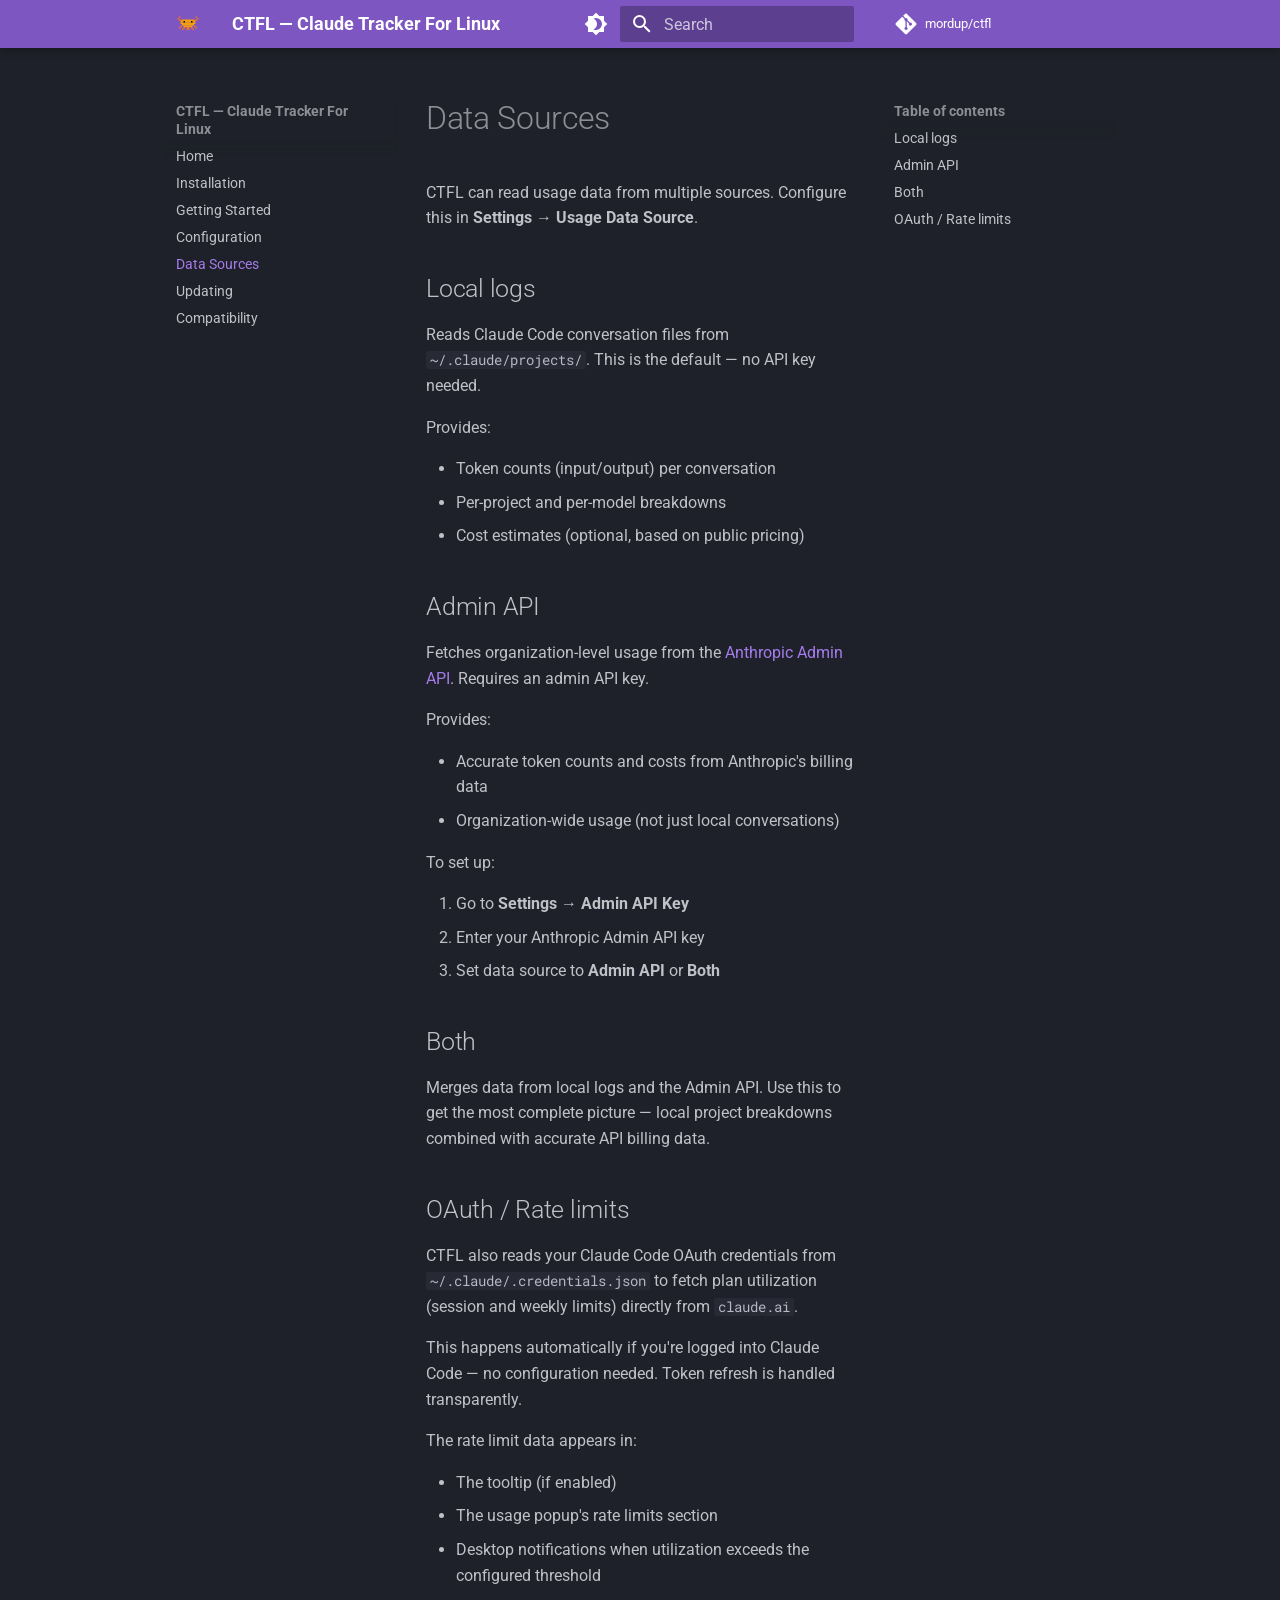
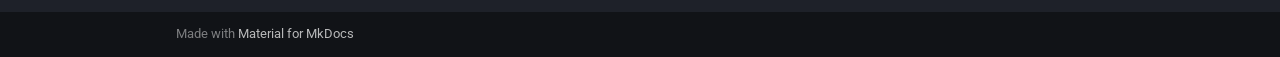
<file: data-sources/index.html>
<!doctype html>
<html lang="en" class="no-js">
  <head>
    
      <meta charset="utf-8">
      <meta name="viewport" content="width=device-width,initial-scale=1">
      
        <meta name="description" content="A lightweight Linux system tray app to monitor your Claude token usage and rate limits.">
      
      
      
        <link rel="canonical" href="https://ctfl.md-labs.dev/data-sources/">
      
      
        <link rel="prev" href="../configuration/">
      
      
        <link rel="next" href="../updating/">
      
      
        
      
      
      <link rel="icon" href="../assets/images/ctfl.svg">
      <meta name="generator" content="mkdocs-1.6.1, mkdocs-material-9.7.4">
    
    
      
        <title>Data Sources - CTFL — Claude Tracker For Linux</title>
      
    
    
      <link rel="stylesheet" href="../assets/stylesheets/main.484c7ddc.min.css">
      
        
        <link rel="stylesheet" href="../assets/stylesheets/palette.ab4e12ef.min.css">
      
      


    
    
      
    
    
      
        
        
        <link rel="preconnect" href="https://fonts.gstatic.com" crossorigin>
        <link rel="stylesheet" href="https://fonts.googleapis.com/css?family=Roboto:300,300i,400,400i,700,700i%7CRoboto+Mono:400,400i,700,700i&display=fallback">
        <style>:root{--md-text-font:"Roboto";--md-code-font:"Roboto Mono"}</style>
      
    
    
      <link rel="stylesheet" href="../stylesheets/extra.css">
    
    <script>__md_scope=new URL("..",location),__md_hash=e=>[...e].reduce(((e,_)=>(e<<5)-e+_.charCodeAt(0)),0),__md_get=(e,_=localStorage,t=__md_scope)=>JSON.parse(_.getItem(t.pathname+"."+e)),__md_set=(e,_,t=localStorage,a=__md_scope)=>{try{t.setItem(a.pathname+"."+e,JSON.stringify(_))}catch(e){}}</script>
    
      

    
    
  </head>
  
  
    
    
      
    
    
    
    
    <body dir="ltr" data-md-color-scheme="slate" data-md-color-primary="deep-purple" data-md-color-accent="purple">
  
    
    <input class="md-toggle" data-md-toggle="drawer" type="checkbox" id="__drawer" autocomplete="off">
    <input class="md-toggle" data-md-toggle="search" type="checkbox" id="__search" autocomplete="off">
    <label class="md-overlay" for="__drawer"></label>
    <div data-md-component="skip">
      
        
        <a href="#data-sources" class="md-skip">
          Skip to content
        </a>
      
    </div>
    <div data-md-component="announce">
      
    </div>
    
    
      

  

<header class="md-header md-header--shadow" data-md-component="header">
  <nav class="md-header__inner md-grid" aria-label="Header">
    <a href=".." title="CTFL — Claude Tracker For Linux" class="md-header__button md-logo" aria-label="CTFL — Claude Tracker For Linux" data-md-component="logo">
      
  <img src="../assets/images/ctfl.svg" alt="logo">

    </a>
    <label class="md-header__button md-icon" for="__drawer">
      
      <svg xmlns="http://www.w3.org/2000/svg" viewBox="0 0 24 24"><path d="M3 6h18v2H3zm0 5h18v2H3zm0 5h18v2H3z"/></svg>
    </label>
    <div class="md-header__title" data-md-component="header-title">
      <div class="md-header__ellipsis">
        <div class="md-header__topic">
          <span class="md-ellipsis">
            CTFL — Claude Tracker For Linux
          </span>
        </div>
        <div class="md-header__topic" data-md-component="header-topic">
          <span class="md-ellipsis">
            
              Data Sources
            
          </span>
        </div>
      </div>
    </div>
    
      
        <form class="md-header__option" data-md-component="palette">
  
    
    
    
    <input class="md-option" data-md-color-media="" data-md-color-scheme="slate" data-md-color-primary="deep-purple" data-md-color-accent="purple"  aria-label="Switch to light mode"  type="radio" name="__palette" id="__palette_0">
    
      <label class="md-header__button md-icon" title="Switch to light mode" for="__palette_1" hidden>
        <svg xmlns="http://www.w3.org/2000/svg" viewBox="0 0 24 24"><path d="M12 18c-.89 0-1.74-.2-2.5-.55C11.56 16.5 13 14.42 13 12s-1.44-4.5-3.5-5.45C10.26 6.2 11.11 6 12 6a6 6 0 0 1 6 6 6 6 0 0 1-6 6m8-9.31V4h-4.69L12 .69 8.69 4H4v4.69L.69 12 4 15.31V20h4.69L12 23.31 15.31 20H20v-4.69L23.31 12z"/></svg>
      </label>
    
  
    
    
    
    <input class="md-option" data-md-color-media="" data-md-color-scheme="default" data-md-color-primary="deep-purple" data-md-color-accent="purple"  aria-label="Switch to dark mode"  type="radio" name="__palette" id="__palette_1">
    
      <label class="md-header__button md-icon" title="Switch to dark mode" for="__palette_0" hidden>
        <svg xmlns="http://www.w3.org/2000/svg" viewBox="0 0 24 24"><path d="M12 8a4 4 0 0 0-4 4 4 4 0 0 0 4 4 4 4 0 0 0 4-4 4 4 0 0 0-4-4m0 10a6 6 0 0 1-6-6 6 6 0 0 1 6-6 6 6 0 0 1 6 6 6 6 0 0 1-6 6m8-9.31V4h-4.69L12 .69 8.69 4H4v4.69L.69 12 4 15.31V20h4.69L12 23.31 15.31 20H20v-4.69L23.31 12z"/></svg>
      </label>
    
  
</form>
      
    
    
      <script>var palette=__md_get("__palette");if(palette&&palette.color){if("(prefers-color-scheme)"===palette.color.media){var media=matchMedia("(prefers-color-scheme: light)"),input=document.querySelector(media.matches?"[data-md-color-media='(prefers-color-scheme: light)']":"[data-md-color-media='(prefers-color-scheme: dark)']");palette.color.media=input.getAttribute("data-md-color-media"),palette.color.scheme=input.getAttribute("data-md-color-scheme"),palette.color.primary=input.getAttribute("data-md-color-primary"),palette.color.accent=input.getAttribute("data-md-color-accent")}for(var[key,value]of Object.entries(palette.color))document.body.setAttribute("data-md-color-"+key,value)}</script>
    
    
    
      
      
        <label class="md-header__button md-icon" for="__search">
          
          <svg xmlns="http://www.w3.org/2000/svg" viewBox="0 0 24 24"><path d="M9.5 3A6.5 6.5 0 0 1 16 9.5c0 1.61-.59 3.09-1.56 4.23l.27.27h.79l5 5-1.5 1.5-5-5v-.79l-.27-.27A6.52 6.52 0 0 1 9.5 16 6.5 6.5 0 0 1 3 9.5 6.5 6.5 0 0 1 9.5 3m0 2C7 5 5 7 5 9.5S7 14 9.5 14 14 12 14 9.5 12 5 9.5 5"/></svg>
        </label>
        <div class="md-search" data-md-component="search" role="dialog">
  <label class="md-search__overlay" for="__search"></label>
  <div class="md-search__inner" role="search">
    <form class="md-search__form" name="search">
      <input type="text" class="md-search__input" name="query" aria-label="Search" placeholder="Search" autocapitalize="off" autocorrect="off" autocomplete="off" spellcheck="false" data-md-component="search-query" required>
      <label class="md-search__icon md-icon" for="__search">
        
        <svg xmlns="http://www.w3.org/2000/svg" viewBox="0 0 24 24"><path d="M9.5 3A6.5 6.5 0 0 1 16 9.5c0 1.61-.59 3.09-1.56 4.23l.27.27h.79l5 5-1.5 1.5-5-5v-.79l-.27-.27A6.52 6.52 0 0 1 9.5 16 6.5 6.5 0 0 1 3 9.5 6.5 6.5 0 0 1 9.5 3m0 2C7 5 5 7 5 9.5S7 14 9.5 14 14 12 14 9.5 12 5 9.5 5"/></svg>
        
        <svg xmlns="http://www.w3.org/2000/svg" viewBox="0 0 24 24"><path d="M20 11v2H8l5.5 5.5-1.42 1.42L4.16 12l7.92-7.92L13.5 5.5 8 11z"/></svg>
      </label>
      <nav class="md-search__options" aria-label="Search">
        
        <button type="reset" class="md-search__icon md-icon" title="Clear" aria-label="Clear" tabindex="-1">
          
          <svg xmlns="http://www.w3.org/2000/svg" viewBox="0 0 24 24"><path d="M19 6.41 17.59 5 12 10.59 6.41 5 5 6.41 10.59 12 5 17.59 6.41 19 12 13.41 17.59 19 19 17.59 13.41 12z"/></svg>
        </button>
      </nav>
      
    </form>
    <div class="md-search__output">
      <div class="md-search__scrollwrap" tabindex="0" data-md-scrollfix>
        <div class="md-search-result" data-md-component="search-result">
          <div class="md-search-result__meta">
            Initializing search
          </div>
          <ol class="md-search-result__list" role="presentation"></ol>
        </div>
      </div>
    </div>
  </div>
</div>
      
    
    
      <div class="md-header__source">
        <a href="https://github.com/mordup/ctfl" title="Go to repository" class="md-source" data-md-component="source">
  <div class="md-source__icon md-icon">
    
    <svg xmlns="http://www.w3.org/2000/svg" viewBox="0 0 448 512"><!--! Font Awesome Free 7.1.0 by @fontawesome - https://fontawesome.com License - https://fontawesome.com/license/free (Icons: CC BY 4.0, Fonts: SIL OFL 1.1, Code: MIT License) Copyright 2025 Fonticons, Inc.--><path d="M439.6 236.1 244 40.5c-5.4-5.5-12.8-8.5-20.4-8.5s-15 3-20.4 8.4L162.5 81l51.5 51.5c27.1-9.1 52.7 16.8 43.4 43.7l49.7 49.7c34.2-11.8 61.2 31 35.5 56.7-26.5 26.5-70.2-2.9-56-37.3L240.3 199v121.9c25.3 12.5 22.3 41.8 9.1 55-6.4 6.4-15.2 10.1-24.3 10.1s-17.8-3.6-24.3-10.1c-17.6-17.6-11.1-46.9 11.2-56v-123c-20.8-8.5-24.6-30.7-18.6-45L142.6 101 8.5 235.1C3 240.6 0 247.9 0 255.5s3 15 8.5 20.4l195.6 195.7c5.4 5.4 12.7 8.4 20.4 8.4s15-3 20.4-8.4l194.7-194.7c5.4-5.4 8.4-12.8 8.4-20.4s-3-15-8.4-20.4"/></svg>
  </div>
  <div class="md-source__repository">
    mordup/ctfl
  </div>
</a>
      </div>
    
  </nav>
  
</header>
    
    <div class="md-container" data-md-component="container">
      
      
        
          
        
      
      <main class="md-main" data-md-component="main">
        <div class="md-main__inner md-grid">
          
            
              
              <div class="md-sidebar md-sidebar--primary" data-md-component="sidebar" data-md-type="navigation" >
                <div class="md-sidebar__scrollwrap">
                  <div class="md-sidebar__inner">
                    



<nav class="md-nav md-nav--primary" aria-label="Navigation" data-md-level="0">
  <label class="md-nav__title" for="__drawer">
    <a href=".." title="CTFL — Claude Tracker For Linux" class="md-nav__button md-logo" aria-label="CTFL — Claude Tracker For Linux" data-md-component="logo">
      
  <img src="../assets/images/ctfl.svg" alt="logo">

    </a>
    CTFL — Claude Tracker For Linux
  </label>
  
    <div class="md-nav__source">
      <a href="https://github.com/mordup/ctfl" title="Go to repository" class="md-source" data-md-component="source">
  <div class="md-source__icon md-icon">
    
    <svg xmlns="http://www.w3.org/2000/svg" viewBox="0 0 448 512"><!--! Font Awesome Free 7.1.0 by @fontawesome - https://fontawesome.com License - https://fontawesome.com/license/free (Icons: CC BY 4.0, Fonts: SIL OFL 1.1, Code: MIT License) Copyright 2025 Fonticons, Inc.--><path d="M439.6 236.1 244 40.5c-5.4-5.5-12.8-8.5-20.4-8.5s-15 3-20.4 8.4L162.5 81l51.5 51.5c27.1-9.1 52.7 16.8 43.4 43.7l49.7 49.7c34.2-11.8 61.2 31 35.5 56.7-26.5 26.5-70.2-2.9-56-37.3L240.3 199v121.9c25.3 12.5 22.3 41.8 9.1 55-6.4 6.4-15.2 10.1-24.3 10.1s-17.8-3.6-24.3-10.1c-17.6-17.6-11.1-46.9 11.2-56v-123c-20.8-8.5-24.6-30.7-18.6-45L142.6 101 8.5 235.1C3 240.6 0 247.9 0 255.5s3 15 8.5 20.4l195.6 195.7c5.4 5.4 12.7 8.4 20.4 8.4s15-3 20.4-8.4l194.7-194.7c5.4-5.4 8.4-12.8 8.4-20.4s-3-15-8.4-20.4"/></svg>
  </div>
  <div class="md-source__repository">
    mordup/ctfl
  </div>
</a>
    </div>
  
  <ul class="md-nav__list" data-md-scrollfix>
    
      
      
  
  
  
  
    <li class="md-nav__item">
      <a href=".." class="md-nav__link">
        
  
  
  <span class="md-ellipsis">
    
  
    Home
  

    
  </span>
  
  

      </a>
    </li>
  

    
      
      
  
  
  
  
    <li class="md-nav__item">
      <a href="../installation/" class="md-nav__link">
        
  
  
  <span class="md-ellipsis">
    
  
    Installation
  

    
  </span>
  
  

      </a>
    </li>
  

    
      
      
  
  
  
  
    <li class="md-nav__item">
      <a href="../getting-started/" class="md-nav__link">
        
  
  
  <span class="md-ellipsis">
    
  
    Getting Started
  

    
  </span>
  
  

      </a>
    </li>
  

    
      
      
  
  
  
  
    <li class="md-nav__item">
      <a href="../configuration/" class="md-nav__link">
        
  
  
  <span class="md-ellipsis">
    
  
    Configuration
  

    
  </span>
  
  

      </a>
    </li>
  

    
      
      
  
  
    
  
  
  
    <li class="md-nav__item md-nav__item--active">
      
      <input class="md-nav__toggle md-toggle" type="checkbox" id="__toc">
      
      
        
      
      
        <label class="md-nav__link md-nav__link--active" for="__toc">
          
  
  
  <span class="md-ellipsis">
    
  
    Data Sources
  

    
  </span>
  
  

          <span class="md-nav__icon md-icon"></span>
        </label>
      
      <a href="./" class="md-nav__link md-nav__link--active">
        
  
  
  <span class="md-ellipsis">
    
  
    Data Sources
  

    
  </span>
  
  

      </a>
      
        

<nav class="md-nav md-nav--secondary" aria-label="Table of contents">
  
  
  
    
  
  
    <label class="md-nav__title" for="__toc">
      <span class="md-nav__icon md-icon"></span>
      Table of contents
    </label>
    <ul class="md-nav__list" data-md-component="toc" data-md-scrollfix>
      
        <li class="md-nav__item">
  <a href="#local-logs" class="md-nav__link">
    <span class="md-ellipsis">
      
        Local logs
      
    </span>
  </a>
  
</li>
      
        <li class="md-nav__item">
  <a href="#admin-api" class="md-nav__link">
    <span class="md-ellipsis">
      
        Admin API
      
    </span>
  </a>
  
</li>
      
        <li class="md-nav__item">
  <a href="#both" class="md-nav__link">
    <span class="md-ellipsis">
      
        Both
      
    </span>
  </a>
  
</li>
      
        <li class="md-nav__item">
  <a href="#oauth-rate-limits" class="md-nav__link">
    <span class="md-ellipsis">
      
        OAuth / Rate limits
      
    </span>
  </a>
  
</li>
      
    </ul>
  
</nav>
      
    </li>
  

    
      
      
  
  
  
  
    <li class="md-nav__item">
      <a href="../updating/" class="md-nav__link">
        
  
  
  <span class="md-ellipsis">
    
  
    Updating
  

    
  </span>
  
  

      </a>
    </li>
  

    
      
      
  
  
  
  
    <li class="md-nav__item">
      <a href="../compatibility/" class="md-nav__link">
        
  
  
  <span class="md-ellipsis">
    
  
    Compatibility
  

    
  </span>
  
  

      </a>
    </li>
  

    
  </ul>
</nav>
                  </div>
                </div>
              </div>
            
            
              
              <div class="md-sidebar md-sidebar--secondary" data-md-component="sidebar" data-md-type="toc" >
                <div class="md-sidebar__scrollwrap">
                  <div class="md-sidebar__inner">
                    

<nav class="md-nav md-nav--secondary" aria-label="Table of contents">
  
  
  
    
  
  
    <label class="md-nav__title" for="__toc">
      <span class="md-nav__icon md-icon"></span>
      Table of contents
    </label>
    <ul class="md-nav__list" data-md-component="toc" data-md-scrollfix>
      
        <li class="md-nav__item">
  <a href="#local-logs" class="md-nav__link">
    <span class="md-ellipsis">
      
        Local logs
      
    </span>
  </a>
  
</li>
      
        <li class="md-nav__item">
  <a href="#admin-api" class="md-nav__link">
    <span class="md-ellipsis">
      
        Admin API
      
    </span>
  </a>
  
</li>
      
        <li class="md-nav__item">
  <a href="#both" class="md-nav__link">
    <span class="md-ellipsis">
      
        Both
      
    </span>
  </a>
  
</li>
      
        <li class="md-nav__item">
  <a href="#oauth-rate-limits" class="md-nav__link">
    <span class="md-ellipsis">
      
        OAuth / Rate limits
      
    </span>
  </a>
  
</li>
      
    </ul>
  
</nav>
                  </div>
                </div>
              </div>
            
          
          
            <div class="md-content" data-md-component="content">
              
              <article class="md-content__inner md-typeset">
                
                  


  
  


<h1 id="data-sources">Data Sources</h1>
<p>CTFL can read usage data from multiple sources. Configure this in <strong>Settings → Usage Data Source</strong>.</p>
<h2 id="local-logs">Local logs</h2>
<p>Reads Claude Code conversation files from <code>~/.claude/projects/</code>. This is the default — no API key needed.</p>
<p>Provides:</p>
<ul>
<li>Token counts (input/output) per conversation</li>
<li>Per-project and per-model breakdowns</li>
<li>Cost estimates (optional, based on public pricing)</li>
</ul>
<h2 id="admin-api">Admin API</h2>
<p>Fetches organization-level usage from the <a href="https://docs.anthropic.com/en/docs/administration/admin-api">Anthropic Admin API</a>. Requires an admin API key.</p>
<p>Provides:</p>
<ul>
<li>Accurate token counts and costs from Anthropic's billing data</li>
<li>Organization-wide usage (not just local conversations)</li>
</ul>
<p>To set up:</p>
<ol>
<li>Go to <strong>Settings → Admin API Key</strong></li>
<li>Enter your Anthropic Admin API key</li>
<li>Set data source to <strong>Admin API</strong> or <strong>Both</strong></li>
</ol>
<h2 id="both">Both</h2>
<p>Merges data from local logs and the Admin API. Use this to get the most complete picture — local project breakdowns combined with accurate API billing data.</p>
<h2 id="oauth-rate-limits">OAuth / Rate limits</h2>
<p>CTFL also reads your Claude Code OAuth credentials from <code>~/.claude/.credentials.json</code> to fetch plan utilization (session and weekly limits) directly from <code>claude.ai</code>.</p>
<p>This happens automatically if you're logged into Claude Code — no configuration needed. Token refresh is handled transparently.</p>
<p>The rate limit data appears in:</p>
<ul>
<li>The tooltip (if enabled)</li>
<li>The usage popup's rate limits section</li>
<li>Desktop notifications when utilization exceeds the configured threshold</li>
</ul>












                
              </article>
            </div>
          
          
<script>var target=document.getElementById(location.hash.slice(1));target&&target.name&&(target.checked=target.name.startsWith("__tabbed_"))</script>
        </div>
        
          <button type="button" class="md-top md-icon" data-md-component="top" hidden>
  
  <svg xmlns="http://www.w3.org/2000/svg" viewBox="0 0 24 24"><path d="M13 20h-2V8l-5.5 5.5-1.42-1.42L12 4.16l7.92 7.92-1.42 1.42L13 8z"/></svg>
  Back to top
</button>
        
      </main>
      
        <footer class="md-footer">
  
  <div class="md-footer-meta md-typeset">
    <div class="md-footer-meta__inner md-grid">
      <div class="md-copyright">
  
  
    Made with
    <a href="https://squidfunk.github.io/mkdocs-material/" target="_blank" rel="noopener">
      Material for MkDocs
    </a>
  
</div>
      
    </div>
  </div>
</footer>
      
    </div>
    <div class="md-dialog" data-md-component="dialog">
      <div class="md-dialog__inner md-typeset"></div>
    </div>
    
    
    
      
      
      <script id="__config" type="application/json">{"annotate": null, "base": "..", "features": ["navigation.sections", "navigation.top", "content.code.copy"], "search": "../assets/javascripts/workers/search.2c215733.min.js", "tags": null, "translations": {"clipboard.copied": "Copied to clipboard", "clipboard.copy": "Copy to clipboard", "search.result.more.one": "1 more on this page", "search.result.more.other": "# more on this page", "search.result.none": "No matching documents", "search.result.one": "1 matching document", "search.result.other": "# matching documents", "search.result.placeholder": "Type to start searching", "search.result.term.missing": "Missing", "select.version": "Select version"}, "version": null}</script>
    
    
      <script src="../assets/javascripts/bundle.79ae519e.min.js"></script>
      
    
  </body>
</html>
</file>
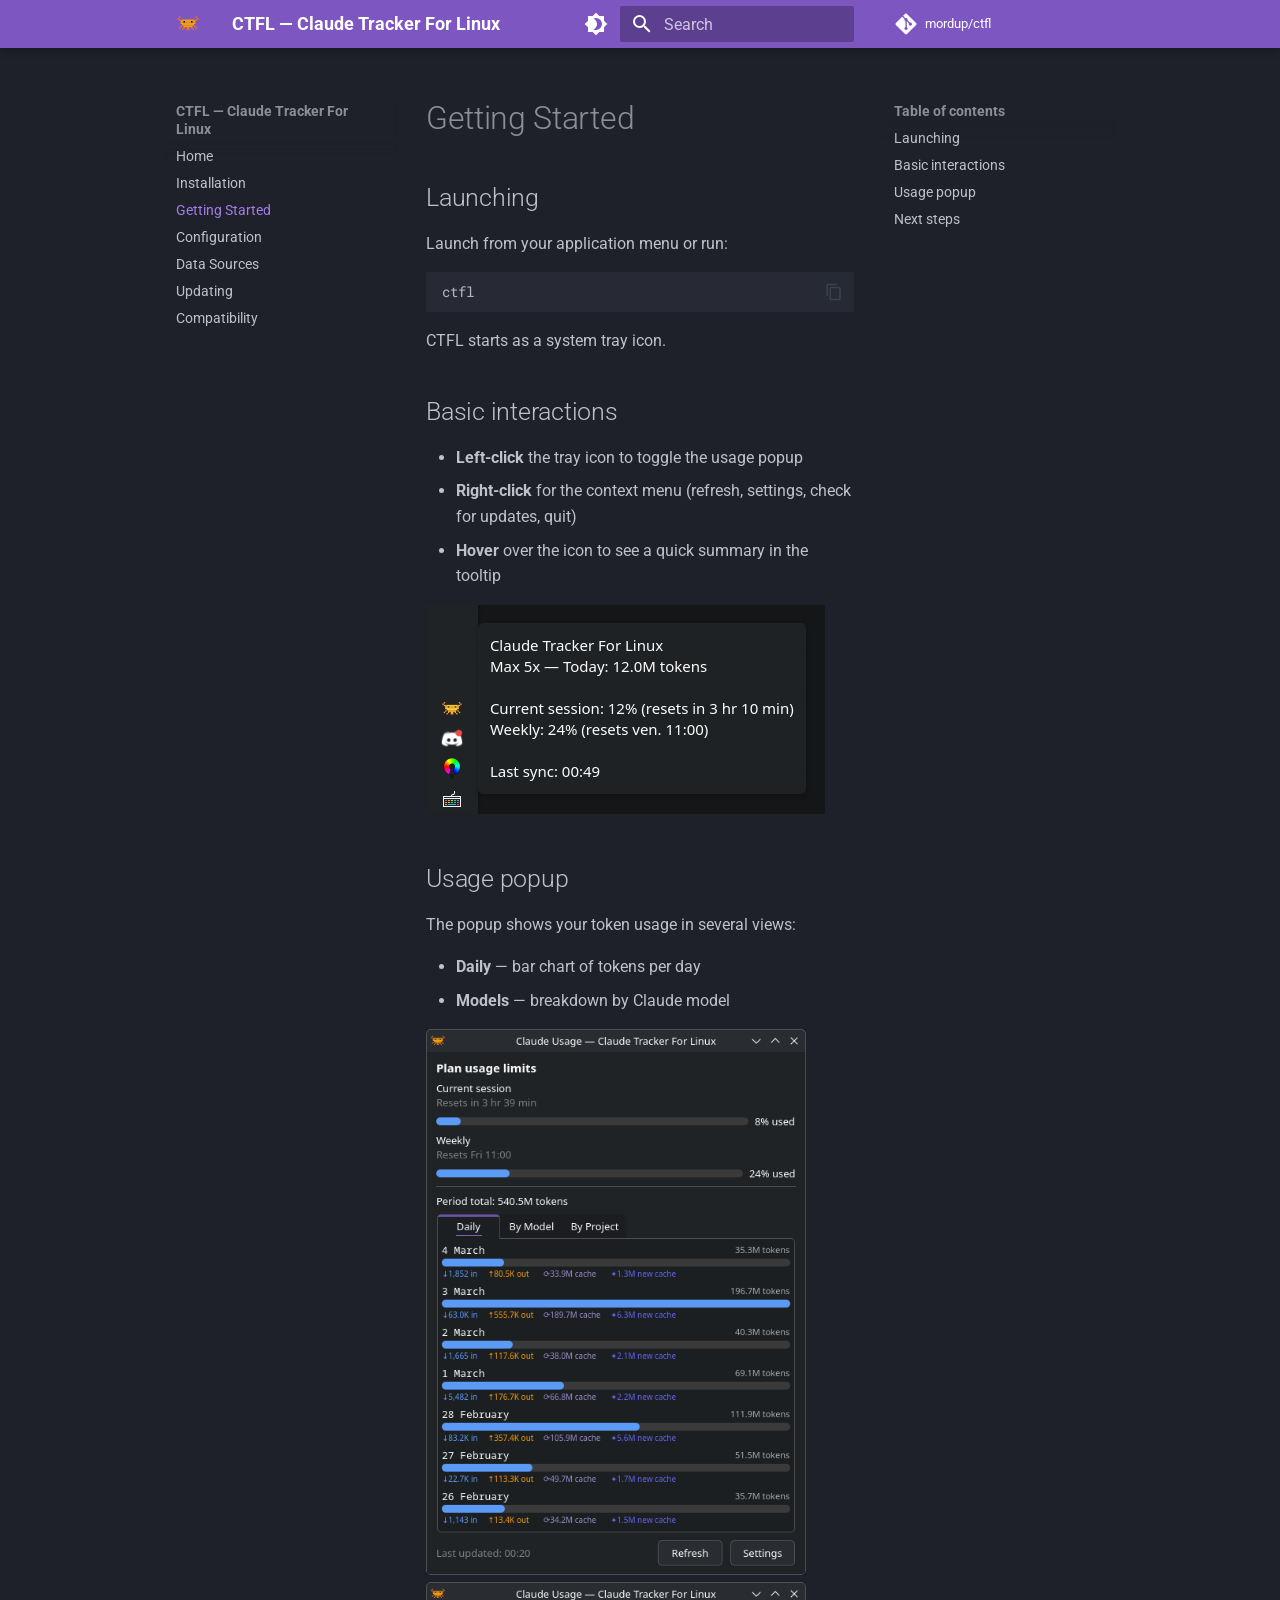
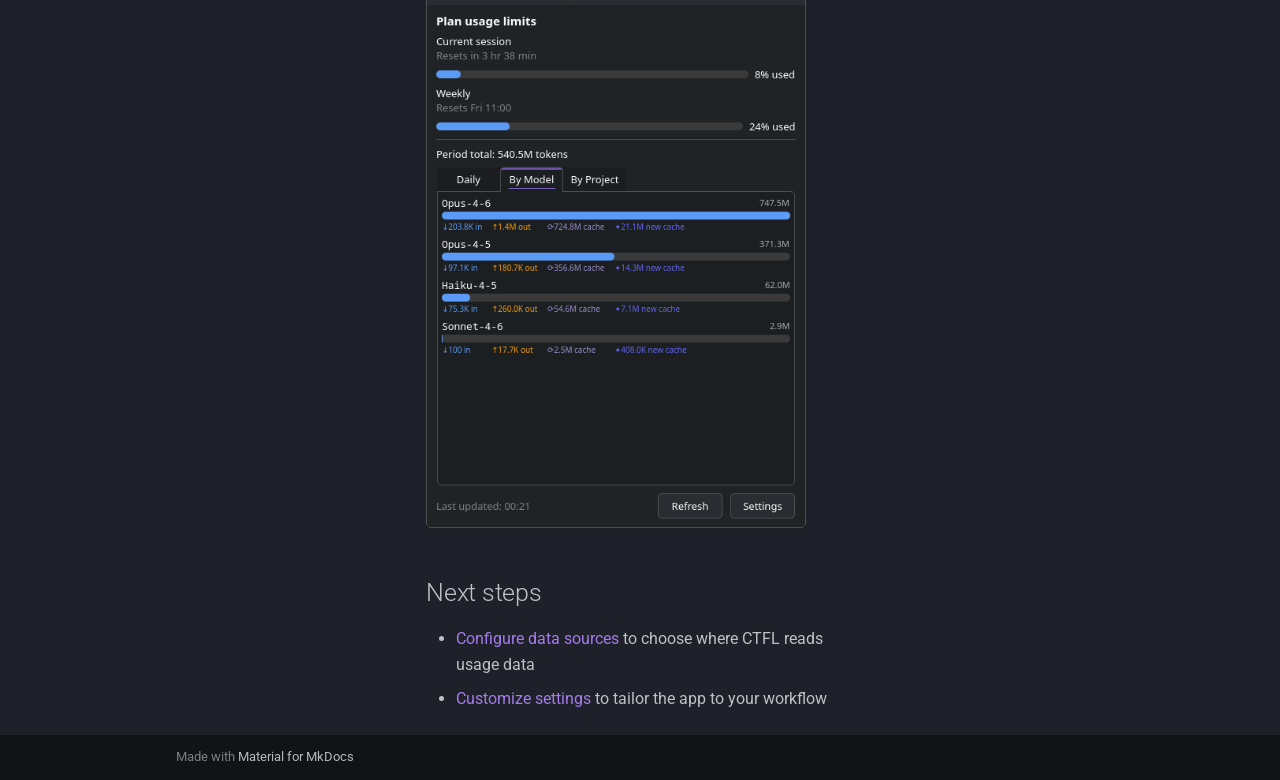
<file: getting-started/index.html>
<!doctype html>
<html lang="en" class="no-js">
  <head>
    
      <meta charset="utf-8">
      <meta name="viewport" content="width=device-width,initial-scale=1">
      
        <meta name="description" content="A lightweight Linux system tray app to monitor your Claude token usage and rate limits.">
      
      
      
        <link rel="canonical" href="https://ctfl.md-labs.dev/getting-started/">
      
      
        <link rel="prev" href="../installation/">
      
      
        <link rel="next" href="../configuration/">
      
      
        
      
      
      <link rel="icon" href="../assets/images/ctfl.svg">
      <meta name="generator" content="mkdocs-1.6.1, mkdocs-material-9.7.4">
    
    
      
        <title>Getting Started - CTFL — Claude Tracker For Linux</title>
      
    
    
      <link rel="stylesheet" href="../assets/stylesheets/main.484c7ddc.min.css">
      
        
        <link rel="stylesheet" href="../assets/stylesheets/palette.ab4e12ef.min.css">
      
      


    
    
      
    
    
      
        
        
        <link rel="preconnect" href="https://fonts.gstatic.com" crossorigin>
        <link rel="stylesheet" href="https://fonts.googleapis.com/css?family=Roboto:300,300i,400,400i,700,700i%7CRoboto+Mono:400,400i,700,700i&display=fallback">
        <style>:root{--md-text-font:"Roboto";--md-code-font:"Roboto Mono"}</style>
      
    
    
      <link rel="stylesheet" href="../stylesheets/extra.css">
    
    <script>__md_scope=new URL("..",location),__md_hash=e=>[...e].reduce(((e,_)=>(e<<5)-e+_.charCodeAt(0)),0),__md_get=(e,_=localStorage,t=__md_scope)=>JSON.parse(_.getItem(t.pathname+"."+e)),__md_set=(e,_,t=localStorage,a=__md_scope)=>{try{t.setItem(a.pathname+"."+e,JSON.stringify(_))}catch(e){}}</script>
    
      

    
    
  </head>
  
  
    
    
      
    
    
    
    
    <body dir="ltr" data-md-color-scheme="slate" data-md-color-primary="deep-purple" data-md-color-accent="purple">
  
    
    <input class="md-toggle" data-md-toggle="drawer" type="checkbox" id="__drawer" autocomplete="off">
    <input class="md-toggle" data-md-toggle="search" type="checkbox" id="__search" autocomplete="off">
    <label class="md-overlay" for="__drawer"></label>
    <div data-md-component="skip">
      
        
        <a href="#getting-started" class="md-skip">
          Skip to content
        </a>
      
    </div>
    <div data-md-component="announce">
      
    </div>
    
    
      

  

<header class="md-header md-header--shadow" data-md-component="header">
  <nav class="md-header__inner md-grid" aria-label="Header">
    <a href=".." title="CTFL — Claude Tracker For Linux" class="md-header__button md-logo" aria-label="CTFL — Claude Tracker For Linux" data-md-component="logo">
      
  <img src="../assets/images/ctfl.svg" alt="logo">

    </a>
    <label class="md-header__button md-icon" for="__drawer">
      
      <svg xmlns="http://www.w3.org/2000/svg" viewBox="0 0 24 24"><path d="M3 6h18v2H3zm0 5h18v2H3zm0 5h18v2H3z"/></svg>
    </label>
    <div class="md-header__title" data-md-component="header-title">
      <div class="md-header__ellipsis">
        <div class="md-header__topic">
          <span class="md-ellipsis">
            CTFL — Claude Tracker For Linux
          </span>
        </div>
        <div class="md-header__topic" data-md-component="header-topic">
          <span class="md-ellipsis">
            
              Getting Started
            
          </span>
        </div>
      </div>
    </div>
    
      
        <form class="md-header__option" data-md-component="palette">
  
    
    
    
    <input class="md-option" data-md-color-media="" data-md-color-scheme="slate" data-md-color-primary="deep-purple" data-md-color-accent="purple"  aria-label="Switch to light mode"  type="radio" name="__palette" id="__palette_0">
    
      <label class="md-header__button md-icon" title="Switch to light mode" for="__palette_1" hidden>
        <svg xmlns="http://www.w3.org/2000/svg" viewBox="0 0 24 24"><path d="M12 18c-.89 0-1.74-.2-2.5-.55C11.56 16.5 13 14.42 13 12s-1.44-4.5-3.5-5.45C10.26 6.2 11.11 6 12 6a6 6 0 0 1 6 6 6 6 0 0 1-6 6m8-9.31V4h-4.69L12 .69 8.69 4H4v4.69L.69 12 4 15.31V20h4.69L12 23.31 15.31 20H20v-4.69L23.31 12z"/></svg>
      </label>
    
  
    
    
    
    <input class="md-option" data-md-color-media="" data-md-color-scheme="default" data-md-color-primary="deep-purple" data-md-color-accent="purple"  aria-label="Switch to dark mode"  type="radio" name="__palette" id="__palette_1">
    
      <label class="md-header__button md-icon" title="Switch to dark mode" for="__palette_0" hidden>
        <svg xmlns="http://www.w3.org/2000/svg" viewBox="0 0 24 24"><path d="M12 8a4 4 0 0 0-4 4 4 4 0 0 0 4 4 4 4 0 0 0 4-4 4 4 0 0 0-4-4m0 10a6 6 0 0 1-6-6 6 6 0 0 1 6-6 6 6 0 0 1 6 6 6 6 0 0 1-6 6m8-9.31V4h-4.69L12 .69 8.69 4H4v4.69L.69 12 4 15.31V20h4.69L12 23.31 15.31 20H20v-4.69L23.31 12z"/></svg>
      </label>
    
  
</form>
      
    
    
      <script>var palette=__md_get("__palette");if(palette&&palette.color){if("(prefers-color-scheme)"===palette.color.media){var media=matchMedia("(prefers-color-scheme: light)"),input=document.querySelector(media.matches?"[data-md-color-media='(prefers-color-scheme: light)']":"[data-md-color-media='(prefers-color-scheme: dark)']");palette.color.media=input.getAttribute("data-md-color-media"),palette.color.scheme=input.getAttribute("data-md-color-scheme"),palette.color.primary=input.getAttribute("data-md-color-primary"),palette.color.accent=input.getAttribute("data-md-color-accent")}for(var[key,value]of Object.entries(palette.color))document.body.setAttribute("data-md-color-"+key,value)}</script>
    
    
    
      
      
        <label class="md-header__button md-icon" for="__search">
          
          <svg xmlns="http://www.w3.org/2000/svg" viewBox="0 0 24 24"><path d="M9.5 3A6.5 6.5 0 0 1 16 9.5c0 1.61-.59 3.09-1.56 4.23l.27.27h.79l5 5-1.5 1.5-5-5v-.79l-.27-.27A6.52 6.52 0 0 1 9.5 16 6.5 6.5 0 0 1 3 9.5 6.5 6.5 0 0 1 9.5 3m0 2C7 5 5 7 5 9.5S7 14 9.5 14 14 12 14 9.5 12 5 9.5 5"/></svg>
        </label>
        <div class="md-search" data-md-component="search" role="dialog">
  <label class="md-search__overlay" for="__search"></label>
  <div class="md-search__inner" role="search">
    <form class="md-search__form" name="search">
      <input type="text" class="md-search__input" name="query" aria-label="Search" placeholder="Search" autocapitalize="off" autocorrect="off" autocomplete="off" spellcheck="false" data-md-component="search-query" required>
      <label class="md-search__icon md-icon" for="__search">
        
        <svg xmlns="http://www.w3.org/2000/svg" viewBox="0 0 24 24"><path d="M9.5 3A6.5 6.5 0 0 1 16 9.5c0 1.61-.59 3.09-1.56 4.23l.27.27h.79l5 5-1.5 1.5-5-5v-.79l-.27-.27A6.52 6.52 0 0 1 9.5 16 6.5 6.5 0 0 1 3 9.5 6.5 6.5 0 0 1 9.5 3m0 2C7 5 5 7 5 9.5S7 14 9.5 14 14 12 14 9.5 12 5 9.5 5"/></svg>
        
        <svg xmlns="http://www.w3.org/2000/svg" viewBox="0 0 24 24"><path d="M20 11v2H8l5.5 5.5-1.42 1.42L4.16 12l7.92-7.92L13.5 5.5 8 11z"/></svg>
      </label>
      <nav class="md-search__options" aria-label="Search">
        
        <button type="reset" class="md-search__icon md-icon" title="Clear" aria-label="Clear" tabindex="-1">
          
          <svg xmlns="http://www.w3.org/2000/svg" viewBox="0 0 24 24"><path d="M19 6.41 17.59 5 12 10.59 6.41 5 5 6.41 10.59 12 5 17.59 6.41 19 12 13.41 17.59 19 19 17.59 13.41 12z"/></svg>
        </button>
      </nav>
      
    </form>
    <div class="md-search__output">
      <div class="md-search__scrollwrap" tabindex="0" data-md-scrollfix>
        <div class="md-search-result" data-md-component="search-result">
          <div class="md-search-result__meta">
            Initializing search
          </div>
          <ol class="md-search-result__list" role="presentation"></ol>
        </div>
      </div>
    </div>
  </div>
</div>
      
    
    
      <div class="md-header__source">
        <a href="https://github.com/mordup/ctfl" title="Go to repository" class="md-source" data-md-component="source">
  <div class="md-source__icon md-icon">
    
    <svg xmlns="http://www.w3.org/2000/svg" viewBox="0 0 448 512"><!--! Font Awesome Free 7.1.0 by @fontawesome - https://fontawesome.com License - https://fontawesome.com/license/free (Icons: CC BY 4.0, Fonts: SIL OFL 1.1, Code: MIT License) Copyright 2025 Fonticons, Inc.--><path d="M439.6 236.1 244 40.5c-5.4-5.5-12.8-8.5-20.4-8.5s-15 3-20.4 8.4L162.5 81l51.5 51.5c27.1-9.1 52.7 16.8 43.4 43.7l49.7 49.7c34.2-11.8 61.2 31 35.5 56.7-26.5 26.5-70.2-2.9-56-37.3L240.3 199v121.9c25.3 12.5 22.3 41.8 9.1 55-6.4 6.4-15.2 10.1-24.3 10.1s-17.8-3.6-24.3-10.1c-17.6-17.6-11.1-46.9 11.2-56v-123c-20.8-8.5-24.6-30.7-18.6-45L142.6 101 8.5 235.1C3 240.6 0 247.9 0 255.5s3 15 8.5 20.4l195.6 195.7c5.4 5.4 12.7 8.4 20.4 8.4s15-3 20.4-8.4l194.7-194.7c5.4-5.4 8.4-12.8 8.4-20.4s-3-15-8.4-20.4"/></svg>
  </div>
  <div class="md-source__repository">
    mordup/ctfl
  </div>
</a>
      </div>
    
  </nav>
  
</header>
    
    <div class="md-container" data-md-component="container">
      
      
        
          
        
      
      <main class="md-main" data-md-component="main">
        <div class="md-main__inner md-grid">
          
            
              
              <div class="md-sidebar md-sidebar--primary" data-md-component="sidebar" data-md-type="navigation" >
                <div class="md-sidebar__scrollwrap">
                  <div class="md-sidebar__inner">
                    



<nav class="md-nav md-nav--primary" aria-label="Navigation" data-md-level="0">
  <label class="md-nav__title" for="__drawer">
    <a href=".." title="CTFL — Claude Tracker For Linux" class="md-nav__button md-logo" aria-label="CTFL — Claude Tracker For Linux" data-md-component="logo">
      
  <img src="../assets/images/ctfl.svg" alt="logo">

    </a>
    CTFL — Claude Tracker For Linux
  </label>
  
    <div class="md-nav__source">
      <a href="https://github.com/mordup/ctfl" title="Go to repository" class="md-source" data-md-component="source">
  <div class="md-source__icon md-icon">
    
    <svg xmlns="http://www.w3.org/2000/svg" viewBox="0 0 448 512"><!--! Font Awesome Free 7.1.0 by @fontawesome - https://fontawesome.com License - https://fontawesome.com/license/free (Icons: CC BY 4.0, Fonts: SIL OFL 1.1, Code: MIT License) Copyright 2025 Fonticons, Inc.--><path d="M439.6 236.1 244 40.5c-5.4-5.5-12.8-8.5-20.4-8.5s-15 3-20.4 8.4L162.5 81l51.5 51.5c27.1-9.1 52.7 16.8 43.4 43.7l49.7 49.7c34.2-11.8 61.2 31 35.5 56.7-26.5 26.5-70.2-2.9-56-37.3L240.3 199v121.9c25.3 12.5 22.3 41.8 9.1 55-6.4 6.4-15.2 10.1-24.3 10.1s-17.8-3.6-24.3-10.1c-17.6-17.6-11.1-46.9 11.2-56v-123c-20.8-8.5-24.6-30.7-18.6-45L142.6 101 8.5 235.1C3 240.6 0 247.9 0 255.5s3 15 8.5 20.4l195.6 195.7c5.4 5.4 12.7 8.4 20.4 8.4s15-3 20.4-8.4l194.7-194.7c5.4-5.4 8.4-12.8 8.4-20.4s-3-15-8.4-20.4"/></svg>
  </div>
  <div class="md-source__repository">
    mordup/ctfl
  </div>
</a>
    </div>
  
  <ul class="md-nav__list" data-md-scrollfix>
    
      
      
  
  
  
  
    <li class="md-nav__item">
      <a href=".." class="md-nav__link">
        
  
  
  <span class="md-ellipsis">
    
  
    Home
  

    
  </span>
  
  

      </a>
    </li>
  

    
      
      
  
  
  
  
    <li class="md-nav__item">
      <a href="../installation/" class="md-nav__link">
        
  
  
  <span class="md-ellipsis">
    
  
    Installation
  

    
  </span>
  
  

      </a>
    </li>
  

    
      
      
  
  
    
  
  
  
    <li class="md-nav__item md-nav__item--active">
      
      <input class="md-nav__toggle md-toggle" type="checkbox" id="__toc">
      
      
        
      
      
        <label class="md-nav__link md-nav__link--active" for="__toc">
          
  
  
  <span class="md-ellipsis">
    
  
    Getting Started
  

    
  </span>
  
  

          <span class="md-nav__icon md-icon"></span>
        </label>
      
      <a href="./" class="md-nav__link md-nav__link--active">
        
  
  
  <span class="md-ellipsis">
    
  
    Getting Started
  

    
  </span>
  
  

      </a>
      
        

<nav class="md-nav md-nav--secondary" aria-label="Table of contents">
  
  
  
    
  
  
    <label class="md-nav__title" for="__toc">
      <span class="md-nav__icon md-icon"></span>
      Table of contents
    </label>
    <ul class="md-nav__list" data-md-component="toc" data-md-scrollfix>
      
        <li class="md-nav__item">
  <a href="#launching" class="md-nav__link">
    <span class="md-ellipsis">
      
        Launching
      
    </span>
  </a>
  
</li>
      
        <li class="md-nav__item">
  <a href="#basic-interactions" class="md-nav__link">
    <span class="md-ellipsis">
      
        Basic interactions
      
    </span>
  </a>
  
</li>
      
        <li class="md-nav__item">
  <a href="#usage-popup" class="md-nav__link">
    <span class="md-ellipsis">
      
        Usage popup
      
    </span>
  </a>
  
</li>
      
        <li class="md-nav__item">
  <a href="#next-steps" class="md-nav__link">
    <span class="md-ellipsis">
      
        Next steps
      
    </span>
  </a>
  
</li>
      
    </ul>
  
</nav>
      
    </li>
  

    
      
      
  
  
  
  
    <li class="md-nav__item">
      <a href="../configuration/" class="md-nav__link">
        
  
  
  <span class="md-ellipsis">
    
  
    Configuration
  

    
  </span>
  
  

      </a>
    </li>
  

    
      
      
  
  
  
  
    <li class="md-nav__item">
      <a href="../data-sources/" class="md-nav__link">
        
  
  
  <span class="md-ellipsis">
    
  
    Data Sources
  

    
  </span>
  
  

      </a>
    </li>
  

    
      
      
  
  
  
  
    <li class="md-nav__item">
      <a href="../updating/" class="md-nav__link">
        
  
  
  <span class="md-ellipsis">
    
  
    Updating
  

    
  </span>
  
  

      </a>
    </li>
  

    
      
      
  
  
  
  
    <li class="md-nav__item">
      <a href="../compatibility/" class="md-nav__link">
        
  
  
  <span class="md-ellipsis">
    
  
    Compatibility
  

    
  </span>
  
  

      </a>
    </li>
  

    
  </ul>
</nav>
                  </div>
                </div>
              </div>
            
            
              
              <div class="md-sidebar md-sidebar--secondary" data-md-component="sidebar" data-md-type="toc" >
                <div class="md-sidebar__scrollwrap">
                  <div class="md-sidebar__inner">
                    

<nav class="md-nav md-nav--secondary" aria-label="Table of contents">
  
  
  
    
  
  
    <label class="md-nav__title" for="__toc">
      <span class="md-nav__icon md-icon"></span>
      Table of contents
    </label>
    <ul class="md-nav__list" data-md-component="toc" data-md-scrollfix>
      
        <li class="md-nav__item">
  <a href="#launching" class="md-nav__link">
    <span class="md-ellipsis">
      
        Launching
      
    </span>
  </a>
  
</li>
      
        <li class="md-nav__item">
  <a href="#basic-interactions" class="md-nav__link">
    <span class="md-ellipsis">
      
        Basic interactions
      
    </span>
  </a>
  
</li>
      
        <li class="md-nav__item">
  <a href="#usage-popup" class="md-nav__link">
    <span class="md-ellipsis">
      
        Usage popup
      
    </span>
  </a>
  
</li>
      
        <li class="md-nav__item">
  <a href="#next-steps" class="md-nav__link">
    <span class="md-ellipsis">
      
        Next steps
      
    </span>
  </a>
  
</li>
      
    </ul>
  
</nav>
                  </div>
                </div>
              </div>
            
          
          
            <div class="md-content" data-md-component="content">
              
              <article class="md-content__inner md-typeset">
                
                  


  
  


<h1 id="getting-started">Getting Started</h1>
<h2 id="launching">Launching</h2>
<p>Launch from your application menu or run:</p>
<div class="highlight"><pre><span></span><code>ctfl
</code></pre></div>
<p>CTFL starts as a system tray icon.</p>
<h2 id="basic-interactions">Basic interactions</h2>
<ul>
<li><strong>Left-click</strong> the tray icon to toggle the usage popup</li>
<li><strong>Right-click</strong> for the context menu (refresh, settings, check for updates, quit)</li>
<li><strong>Hover</strong> over the icon to see a quick summary in the tooltip</li>
</ul>
<p><img alt="Tray tooltip" src="../assets/images/tray_overlay.png" /></p>
<h2 id="usage-popup">Usage popup</h2>
<p>The popup shows your token usage in several views:</p>
<ul>
<li><strong>Daily</strong> — bar chart of tokens per day</li>
<li><strong>Models</strong> — breakdown by Claude model</li>
</ul>
<p><img alt="Daily usage" src="../assets/images/usage_daily.png" width="380" />
<img alt="Per-model usage" src="../assets/images/usage_models.png" width="380" /></p>
<h2 id="next-steps">Next steps</h2>
<ul>
<li><a href="../data-sources/">Configure data sources</a> to choose where CTFL reads usage data</li>
<li><a href="../configuration/">Customize settings</a> to tailor the app to your workflow</li>
</ul>












                
              </article>
            </div>
          
          
<script>var target=document.getElementById(location.hash.slice(1));target&&target.name&&(target.checked=target.name.startsWith("__tabbed_"))</script>
        </div>
        
          <button type="button" class="md-top md-icon" data-md-component="top" hidden>
  
  <svg xmlns="http://www.w3.org/2000/svg" viewBox="0 0 24 24"><path d="M13 20h-2V8l-5.5 5.5-1.42-1.42L12 4.16l7.92 7.92-1.42 1.42L13 8z"/></svg>
  Back to top
</button>
        
      </main>
      
        <footer class="md-footer">
  
  <div class="md-footer-meta md-typeset">
    <div class="md-footer-meta__inner md-grid">
      <div class="md-copyright">
  
  
    Made with
    <a href="https://squidfunk.github.io/mkdocs-material/" target="_blank" rel="noopener">
      Material for MkDocs
    </a>
  
</div>
      
    </div>
  </div>
</footer>
      
    </div>
    <div class="md-dialog" data-md-component="dialog">
      <div class="md-dialog__inner md-typeset"></div>
    </div>
    
    
    
      
      
      <script id="__config" type="application/json">{"annotate": null, "base": "..", "features": ["navigation.sections", "navigation.top", "content.code.copy"], "search": "../assets/javascripts/workers/search.2c215733.min.js", "tags": null, "translations": {"clipboard.copied": "Copied to clipboard", "clipboard.copy": "Copy to clipboard", "search.result.more.one": "1 more on this page", "search.result.more.other": "# more on this page", "search.result.none": "No matching documents", "search.result.one": "1 matching document", "search.result.other": "# matching documents", "search.result.placeholder": "Type to start searching", "search.result.term.missing": "Missing", "select.version": "Select version"}, "version": null}</script>
    
    
      <script src="../assets/javascripts/bundle.79ae519e.min.js"></script>
      
    
  </body>
</html>
</file>
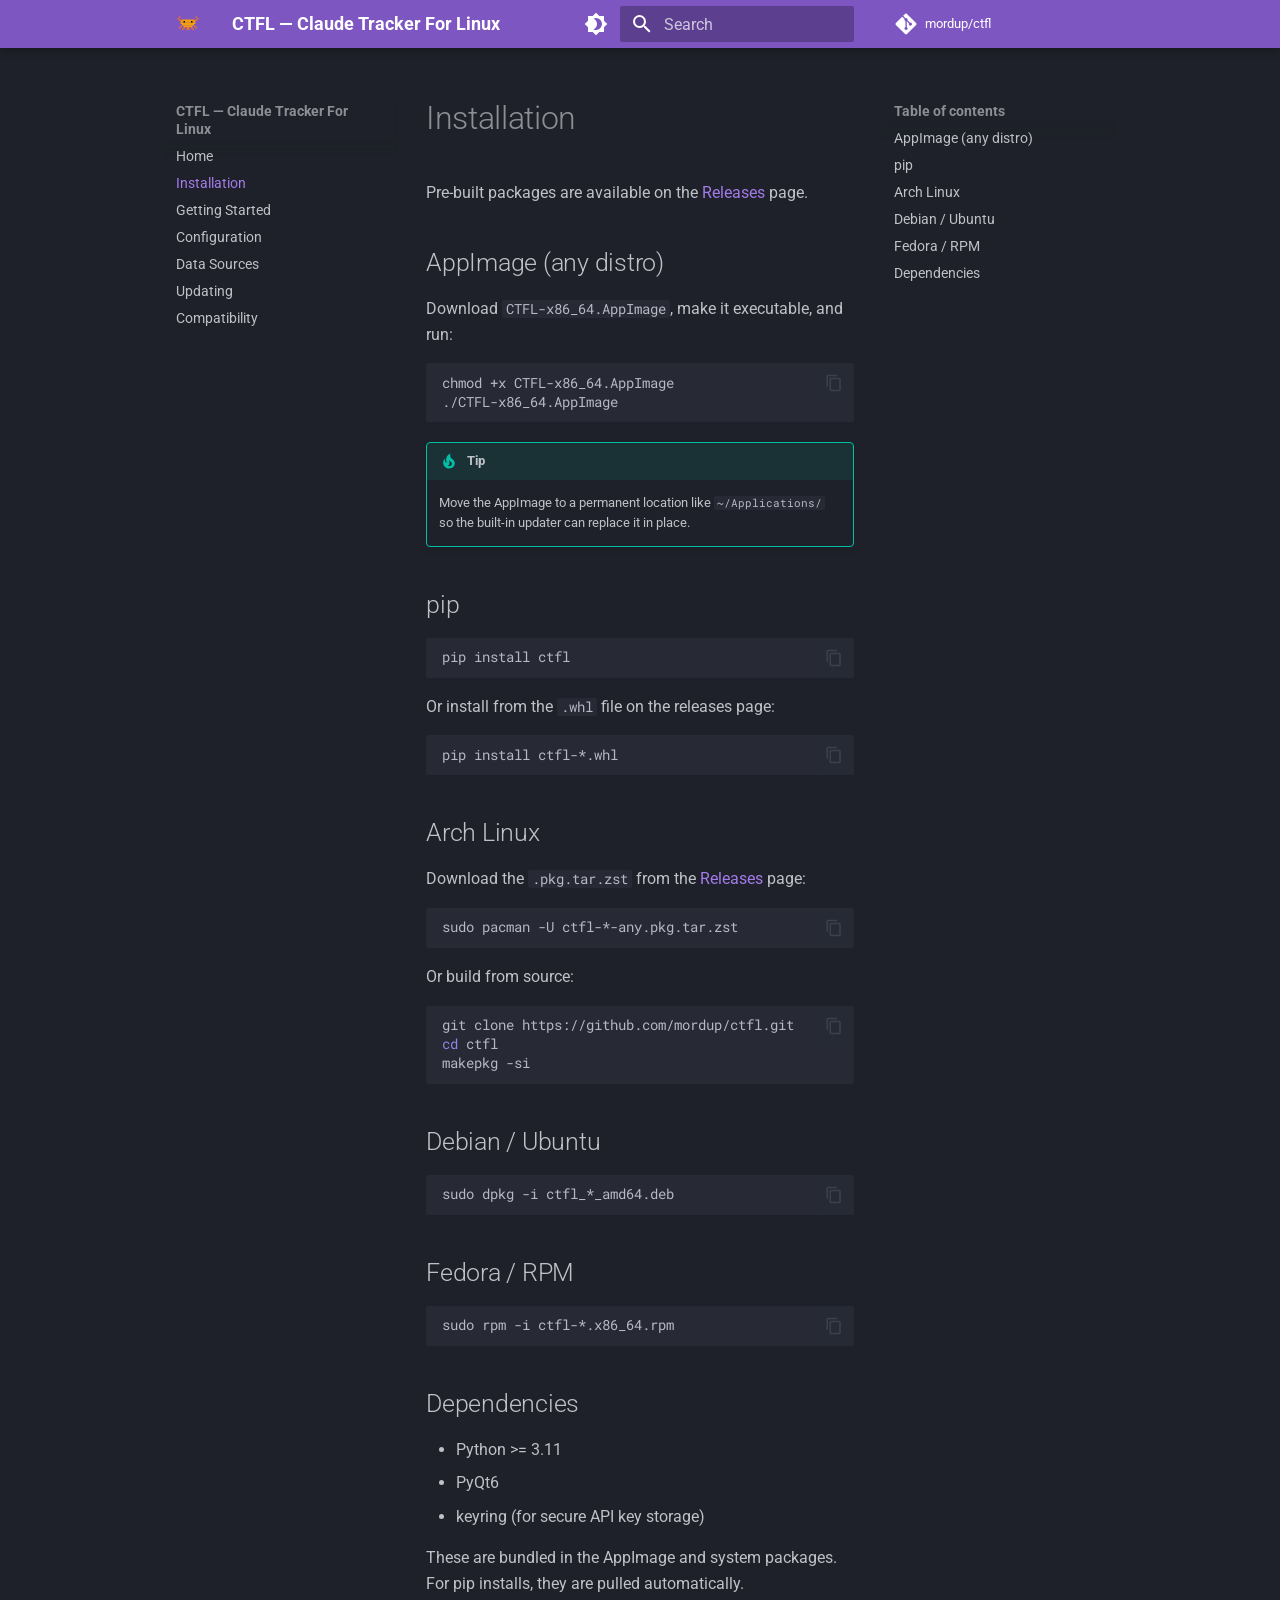
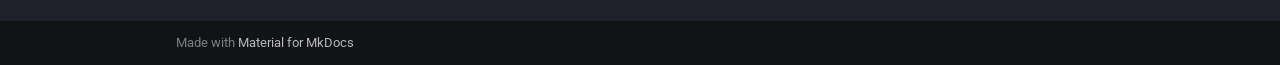
<file: installation/index.html>
<!doctype html>
<html lang="en" class="no-js">
  <head>
    
      <meta charset="utf-8">
      <meta name="viewport" content="width=device-width,initial-scale=1">
      
        <meta name="description" content="A lightweight Linux system tray app to monitor your Claude token usage and rate limits.">
      
      
      
        <link rel="canonical" href="https://ctfl.md-labs.dev/installation/">
      
      
        <link rel="prev" href="..">
      
      
        <link rel="next" href="../getting-started/">
      
      
        
      
      
      <link rel="icon" href="../assets/images/ctfl.svg">
      <meta name="generator" content="mkdocs-1.6.1, mkdocs-material-9.7.4">
    
    
      
        <title>Installation - CTFL — Claude Tracker For Linux</title>
      
    
    
      <link rel="stylesheet" href="../assets/stylesheets/main.484c7ddc.min.css">
      
        
        <link rel="stylesheet" href="../assets/stylesheets/palette.ab4e12ef.min.css">
      
      


    
    
      
    
    
      
        
        
        <link rel="preconnect" href="https://fonts.gstatic.com" crossorigin>
        <link rel="stylesheet" href="https://fonts.googleapis.com/css?family=Roboto:300,300i,400,400i,700,700i%7CRoboto+Mono:400,400i,700,700i&display=fallback">
        <style>:root{--md-text-font:"Roboto";--md-code-font:"Roboto Mono"}</style>
      
    
    
      <link rel="stylesheet" href="../stylesheets/extra.css">
    
    <script>__md_scope=new URL("..",location),__md_hash=e=>[...e].reduce(((e,_)=>(e<<5)-e+_.charCodeAt(0)),0),__md_get=(e,_=localStorage,t=__md_scope)=>JSON.parse(_.getItem(t.pathname+"."+e)),__md_set=(e,_,t=localStorage,a=__md_scope)=>{try{t.setItem(a.pathname+"."+e,JSON.stringify(_))}catch(e){}}</script>
    
      

    
    
  </head>
  
  
    
    
      
    
    
    
    
    <body dir="ltr" data-md-color-scheme="slate" data-md-color-primary="deep-purple" data-md-color-accent="purple">
  
    
    <input class="md-toggle" data-md-toggle="drawer" type="checkbox" id="__drawer" autocomplete="off">
    <input class="md-toggle" data-md-toggle="search" type="checkbox" id="__search" autocomplete="off">
    <label class="md-overlay" for="__drawer"></label>
    <div data-md-component="skip">
      
        
        <a href="#installation" class="md-skip">
          Skip to content
        </a>
      
    </div>
    <div data-md-component="announce">
      
    </div>
    
    
      

  

<header class="md-header md-header--shadow" data-md-component="header">
  <nav class="md-header__inner md-grid" aria-label="Header">
    <a href=".." title="CTFL — Claude Tracker For Linux" class="md-header__button md-logo" aria-label="CTFL — Claude Tracker For Linux" data-md-component="logo">
      
  <img src="../assets/images/ctfl.svg" alt="logo">

    </a>
    <label class="md-header__button md-icon" for="__drawer">
      
      <svg xmlns="http://www.w3.org/2000/svg" viewBox="0 0 24 24"><path d="M3 6h18v2H3zm0 5h18v2H3zm0 5h18v2H3z"/></svg>
    </label>
    <div class="md-header__title" data-md-component="header-title">
      <div class="md-header__ellipsis">
        <div class="md-header__topic">
          <span class="md-ellipsis">
            CTFL — Claude Tracker For Linux
          </span>
        </div>
        <div class="md-header__topic" data-md-component="header-topic">
          <span class="md-ellipsis">
            
              Installation
            
          </span>
        </div>
      </div>
    </div>
    
      
        <form class="md-header__option" data-md-component="palette">
  
    
    
    
    <input class="md-option" data-md-color-media="" data-md-color-scheme="slate" data-md-color-primary="deep-purple" data-md-color-accent="purple"  aria-label="Switch to light mode"  type="radio" name="__palette" id="__palette_0">
    
      <label class="md-header__button md-icon" title="Switch to light mode" for="__palette_1" hidden>
        <svg xmlns="http://www.w3.org/2000/svg" viewBox="0 0 24 24"><path d="M12 18c-.89 0-1.74-.2-2.5-.55C11.56 16.5 13 14.42 13 12s-1.44-4.5-3.5-5.45C10.26 6.2 11.11 6 12 6a6 6 0 0 1 6 6 6 6 0 0 1-6 6m8-9.31V4h-4.69L12 .69 8.69 4H4v4.69L.69 12 4 15.31V20h4.69L12 23.31 15.31 20H20v-4.69L23.31 12z"/></svg>
      </label>
    
  
    
    
    
    <input class="md-option" data-md-color-media="" data-md-color-scheme="default" data-md-color-primary="deep-purple" data-md-color-accent="purple"  aria-label="Switch to dark mode"  type="radio" name="__palette" id="__palette_1">
    
      <label class="md-header__button md-icon" title="Switch to dark mode" for="__palette_0" hidden>
        <svg xmlns="http://www.w3.org/2000/svg" viewBox="0 0 24 24"><path d="M12 8a4 4 0 0 0-4 4 4 4 0 0 0 4 4 4 4 0 0 0 4-4 4 4 0 0 0-4-4m0 10a6 6 0 0 1-6-6 6 6 0 0 1 6-6 6 6 0 0 1 6 6 6 6 0 0 1-6 6m8-9.31V4h-4.69L12 .69 8.69 4H4v4.69L.69 12 4 15.31V20h4.69L12 23.31 15.31 20H20v-4.69L23.31 12z"/></svg>
      </label>
    
  
</form>
      
    
    
      <script>var palette=__md_get("__palette");if(palette&&palette.color){if("(prefers-color-scheme)"===palette.color.media){var media=matchMedia("(prefers-color-scheme: light)"),input=document.querySelector(media.matches?"[data-md-color-media='(prefers-color-scheme: light)']":"[data-md-color-media='(prefers-color-scheme: dark)']");palette.color.media=input.getAttribute("data-md-color-media"),palette.color.scheme=input.getAttribute("data-md-color-scheme"),palette.color.primary=input.getAttribute("data-md-color-primary"),palette.color.accent=input.getAttribute("data-md-color-accent")}for(var[key,value]of Object.entries(palette.color))document.body.setAttribute("data-md-color-"+key,value)}</script>
    
    
    
      
      
        <label class="md-header__button md-icon" for="__search">
          
          <svg xmlns="http://www.w3.org/2000/svg" viewBox="0 0 24 24"><path d="M9.5 3A6.5 6.5 0 0 1 16 9.5c0 1.61-.59 3.09-1.56 4.23l.27.27h.79l5 5-1.5 1.5-5-5v-.79l-.27-.27A6.52 6.52 0 0 1 9.5 16 6.5 6.5 0 0 1 3 9.5 6.5 6.5 0 0 1 9.5 3m0 2C7 5 5 7 5 9.5S7 14 9.5 14 14 12 14 9.5 12 5 9.5 5"/></svg>
        </label>
        <div class="md-search" data-md-component="search" role="dialog">
  <label class="md-search__overlay" for="__search"></label>
  <div class="md-search__inner" role="search">
    <form class="md-search__form" name="search">
      <input type="text" class="md-search__input" name="query" aria-label="Search" placeholder="Search" autocapitalize="off" autocorrect="off" autocomplete="off" spellcheck="false" data-md-component="search-query" required>
      <label class="md-search__icon md-icon" for="__search">
        
        <svg xmlns="http://www.w3.org/2000/svg" viewBox="0 0 24 24"><path d="M9.5 3A6.5 6.5 0 0 1 16 9.5c0 1.61-.59 3.09-1.56 4.23l.27.27h.79l5 5-1.5 1.5-5-5v-.79l-.27-.27A6.52 6.52 0 0 1 9.5 16 6.5 6.5 0 0 1 3 9.5 6.5 6.5 0 0 1 9.5 3m0 2C7 5 5 7 5 9.5S7 14 9.5 14 14 12 14 9.5 12 5 9.5 5"/></svg>
        
        <svg xmlns="http://www.w3.org/2000/svg" viewBox="0 0 24 24"><path d="M20 11v2H8l5.5 5.5-1.42 1.42L4.16 12l7.92-7.92L13.5 5.5 8 11z"/></svg>
      </label>
      <nav class="md-search__options" aria-label="Search">
        
        <button type="reset" class="md-search__icon md-icon" title="Clear" aria-label="Clear" tabindex="-1">
          
          <svg xmlns="http://www.w3.org/2000/svg" viewBox="0 0 24 24"><path d="M19 6.41 17.59 5 12 10.59 6.41 5 5 6.41 10.59 12 5 17.59 6.41 19 12 13.41 17.59 19 19 17.59 13.41 12z"/></svg>
        </button>
      </nav>
      
    </form>
    <div class="md-search__output">
      <div class="md-search__scrollwrap" tabindex="0" data-md-scrollfix>
        <div class="md-search-result" data-md-component="search-result">
          <div class="md-search-result__meta">
            Initializing search
          </div>
          <ol class="md-search-result__list" role="presentation"></ol>
        </div>
      </div>
    </div>
  </div>
</div>
      
    
    
      <div class="md-header__source">
        <a href="https://github.com/mordup/ctfl" title="Go to repository" class="md-source" data-md-component="source">
  <div class="md-source__icon md-icon">
    
    <svg xmlns="http://www.w3.org/2000/svg" viewBox="0 0 448 512"><!--! Font Awesome Free 7.1.0 by @fontawesome - https://fontawesome.com License - https://fontawesome.com/license/free (Icons: CC BY 4.0, Fonts: SIL OFL 1.1, Code: MIT License) Copyright 2025 Fonticons, Inc.--><path d="M439.6 236.1 244 40.5c-5.4-5.5-12.8-8.5-20.4-8.5s-15 3-20.4 8.4L162.5 81l51.5 51.5c27.1-9.1 52.7 16.8 43.4 43.7l49.7 49.7c34.2-11.8 61.2 31 35.5 56.7-26.5 26.5-70.2-2.9-56-37.3L240.3 199v121.9c25.3 12.5 22.3 41.8 9.1 55-6.4 6.4-15.2 10.1-24.3 10.1s-17.8-3.6-24.3-10.1c-17.6-17.6-11.1-46.9 11.2-56v-123c-20.8-8.5-24.6-30.7-18.6-45L142.6 101 8.5 235.1C3 240.6 0 247.9 0 255.5s3 15 8.5 20.4l195.6 195.7c5.4 5.4 12.7 8.4 20.4 8.4s15-3 20.4-8.4l194.7-194.7c5.4-5.4 8.4-12.8 8.4-20.4s-3-15-8.4-20.4"/></svg>
  </div>
  <div class="md-source__repository">
    mordup/ctfl
  </div>
</a>
      </div>
    
  </nav>
  
</header>
    
    <div class="md-container" data-md-component="container">
      
      
        
          
        
      
      <main class="md-main" data-md-component="main">
        <div class="md-main__inner md-grid">
          
            
              
              <div class="md-sidebar md-sidebar--primary" data-md-component="sidebar" data-md-type="navigation" >
                <div class="md-sidebar__scrollwrap">
                  <div class="md-sidebar__inner">
                    



<nav class="md-nav md-nav--primary" aria-label="Navigation" data-md-level="0">
  <label class="md-nav__title" for="__drawer">
    <a href=".." title="CTFL — Claude Tracker For Linux" class="md-nav__button md-logo" aria-label="CTFL — Claude Tracker For Linux" data-md-component="logo">
      
  <img src="../assets/images/ctfl.svg" alt="logo">

    </a>
    CTFL — Claude Tracker For Linux
  </label>
  
    <div class="md-nav__source">
      <a href="https://github.com/mordup/ctfl" title="Go to repository" class="md-source" data-md-component="source">
  <div class="md-source__icon md-icon">
    
    <svg xmlns="http://www.w3.org/2000/svg" viewBox="0 0 448 512"><!--! Font Awesome Free 7.1.0 by @fontawesome - https://fontawesome.com License - https://fontawesome.com/license/free (Icons: CC BY 4.0, Fonts: SIL OFL 1.1, Code: MIT License) Copyright 2025 Fonticons, Inc.--><path d="M439.6 236.1 244 40.5c-5.4-5.5-12.8-8.5-20.4-8.5s-15 3-20.4 8.4L162.5 81l51.5 51.5c27.1-9.1 52.7 16.8 43.4 43.7l49.7 49.7c34.2-11.8 61.2 31 35.5 56.7-26.5 26.5-70.2-2.9-56-37.3L240.3 199v121.9c25.3 12.5 22.3 41.8 9.1 55-6.4 6.4-15.2 10.1-24.3 10.1s-17.8-3.6-24.3-10.1c-17.6-17.6-11.1-46.9 11.2-56v-123c-20.8-8.5-24.6-30.7-18.6-45L142.6 101 8.5 235.1C3 240.6 0 247.9 0 255.5s3 15 8.5 20.4l195.6 195.7c5.4 5.4 12.7 8.4 20.4 8.4s15-3 20.4-8.4l194.7-194.7c5.4-5.4 8.4-12.8 8.4-20.4s-3-15-8.4-20.4"/></svg>
  </div>
  <div class="md-source__repository">
    mordup/ctfl
  </div>
</a>
    </div>
  
  <ul class="md-nav__list" data-md-scrollfix>
    
      
      
  
  
  
  
    <li class="md-nav__item">
      <a href=".." class="md-nav__link">
        
  
  
  <span class="md-ellipsis">
    
  
    Home
  

    
  </span>
  
  

      </a>
    </li>
  

    
      
      
  
  
    
  
  
  
    <li class="md-nav__item md-nav__item--active">
      
      <input class="md-nav__toggle md-toggle" type="checkbox" id="__toc">
      
      
        
      
      
        <label class="md-nav__link md-nav__link--active" for="__toc">
          
  
  
  <span class="md-ellipsis">
    
  
    Installation
  

    
  </span>
  
  

          <span class="md-nav__icon md-icon"></span>
        </label>
      
      <a href="./" class="md-nav__link md-nav__link--active">
        
  
  
  <span class="md-ellipsis">
    
  
    Installation
  

    
  </span>
  
  

      </a>
      
        

<nav class="md-nav md-nav--secondary" aria-label="Table of contents">
  
  
  
    
  
  
    <label class="md-nav__title" for="__toc">
      <span class="md-nav__icon md-icon"></span>
      Table of contents
    </label>
    <ul class="md-nav__list" data-md-component="toc" data-md-scrollfix>
      
        <li class="md-nav__item">
  <a href="#appimage-any-distro" class="md-nav__link">
    <span class="md-ellipsis">
      
        AppImage (any distro)
      
    </span>
  </a>
  
</li>
      
        <li class="md-nav__item">
  <a href="#pip" class="md-nav__link">
    <span class="md-ellipsis">
      
        pip
      
    </span>
  </a>
  
</li>
      
        <li class="md-nav__item">
  <a href="#arch-linux" class="md-nav__link">
    <span class="md-ellipsis">
      
        Arch Linux
      
    </span>
  </a>
  
</li>
      
        <li class="md-nav__item">
  <a href="#debian-ubuntu" class="md-nav__link">
    <span class="md-ellipsis">
      
        Debian / Ubuntu
      
    </span>
  </a>
  
</li>
      
        <li class="md-nav__item">
  <a href="#fedora-rpm" class="md-nav__link">
    <span class="md-ellipsis">
      
        Fedora / RPM
      
    </span>
  </a>
  
</li>
      
        <li class="md-nav__item">
  <a href="#dependencies" class="md-nav__link">
    <span class="md-ellipsis">
      
        Dependencies
      
    </span>
  </a>
  
</li>
      
    </ul>
  
</nav>
      
    </li>
  

    
      
      
  
  
  
  
    <li class="md-nav__item">
      <a href="../getting-started/" class="md-nav__link">
        
  
  
  <span class="md-ellipsis">
    
  
    Getting Started
  

    
  </span>
  
  

      </a>
    </li>
  

    
      
      
  
  
  
  
    <li class="md-nav__item">
      <a href="../configuration/" class="md-nav__link">
        
  
  
  <span class="md-ellipsis">
    
  
    Configuration
  

    
  </span>
  
  

      </a>
    </li>
  

    
      
      
  
  
  
  
    <li class="md-nav__item">
      <a href="../data-sources/" class="md-nav__link">
        
  
  
  <span class="md-ellipsis">
    
  
    Data Sources
  

    
  </span>
  
  

      </a>
    </li>
  

    
      
      
  
  
  
  
    <li class="md-nav__item">
      <a href="../updating/" class="md-nav__link">
        
  
  
  <span class="md-ellipsis">
    
  
    Updating
  

    
  </span>
  
  

      </a>
    </li>
  

    
      
      
  
  
  
  
    <li class="md-nav__item">
      <a href="../compatibility/" class="md-nav__link">
        
  
  
  <span class="md-ellipsis">
    
  
    Compatibility
  

    
  </span>
  
  

      </a>
    </li>
  

    
  </ul>
</nav>
                  </div>
                </div>
              </div>
            
            
              
              <div class="md-sidebar md-sidebar--secondary" data-md-component="sidebar" data-md-type="toc" >
                <div class="md-sidebar__scrollwrap">
                  <div class="md-sidebar__inner">
                    

<nav class="md-nav md-nav--secondary" aria-label="Table of contents">
  
  
  
    
  
  
    <label class="md-nav__title" for="__toc">
      <span class="md-nav__icon md-icon"></span>
      Table of contents
    </label>
    <ul class="md-nav__list" data-md-component="toc" data-md-scrollfix>
      
        <li class="md-nav__item">
  <a href="#appimage-any-distro" class="md-nav__link">
    <span class="md-ellipsis">
      
        AppImage (any distro)
      
    </span>
  </a>
  
</li>
      
        <li class="md-nav__item">
  <a href="#pip" class="md-nav__link">
    <span class="md-ellipsis">
      
        pip
      
    </span>
  </a>
  
</li>
      
        <li class="md-nav__item">
  <a href="#arch-linux" class="md-nav__link">
    <span class="md-ellipsis">
      
        Arch Linux
      
    </span>
  </a>
  
</li>
      
        <li class="md-nav__item">
  <a href="#debian-ubuntu" class="md-nav__link">
    <span class="md-ellipsis">
      
        Debian / Ubuntu
      
    </span>
  </a>
  
</li>
      
        <li class="md-nav__item">
  <a href="#fedora-rpm" class="md-nav__link">
    <span class="md-ellipsis">
      
        Fedora / RPM
      
    </span>
  </a>
  
</li>
      
        <li class="md-nav__item">
  <a href="#dependencies" class="md-nav__link">
    <span class="md-ellipsis">
      
        Dependencies
      
    </span>
  </a>
  
</li>
      
    </ul>
  
</nav>
                  </div>
                </div>
              </div>
            
          
          
            <div class="md-content" data-md-component="content">
              
              <article class="md-content__inner md-typeset">
                
                  


  
  


<h1 id="installation">Installation</h1>
<p>Pre-built packages are available on the <a href="https://github.com/mordup/ctfl/releases/latest">Releases</a> page.</p>
<h2 id="appimage-any-distro">AppImage (any distro)</h2>
<p>Download <code>CTFL-x86_64.AppImage</code>, make it executable, and run:</p>
<div class="highlight"><pre><span></span><code>chmod<span class="w"> </span>+x<span class="w"> </span>CTFL-x86_64.AppImage
./CTFL-x86_64.AppImage
</code></pre></div>
<div class="admonition tip">
<p class="admonition-title">Tip</p>
<p>Move the AppImage to a permanent location like <code>~/Applications/</code> so the built-in updater can replace it in place.</p>
</div>
<h2 id="pip">pip</h2>
<div class="highlight"><pre><span></span><code>pip<span class="w"> </span>install<span class="w"> </span>ctfl
</code></pre></div>
<p>Or install from the <code>.whl</code> file on the releases page:</p>
<div class="highlight"><pre><span></span><code>pip<span class="w"> </span>install<span class="w"> </span>ctfl-*.whl
</code></pre></div>
<h2 id="arch-linux">Arch Linux</h2>
<p>Download the <code>.pkg.tar.zst</code> from the <a href="https://github.com/mordup/ctfl/releases/latest">Releases</a> page:</p>
<div class="highlight"><pre><span></span><code>sudo<span class="w"> </span>pacman<span class="w"> </span>-U<span class="w"> </span>ctfl-*-any.pkg.tar.zst
</code></pre></div>
<p>Or build from source:</p>
<div class="highlight"><pre><span></span><code>git<span class="w"> </span>clone<span class="w"> </span>https://github.com/mordup/ctfl.git
<span class="nb">cd</span><span class="w"> </span>ctfl
makepkg<span class="w"> </span>-si
</code></pre></div>
<h2 id="debian-ubuntu">Debian / Ubuntu</h2>
<div class="highlight"><pre><span></span><code>sudo<span class="w"> </span>dpkg<span class="w"> </span>-i<span class="w"> </span>ctfl_*_amd64.deb
</code></pre></div>
<h2 id="fedora-rpm">Fedora / RPM</h2>
<div class="highlight"><pre><span></span><code>sudo<span class="w"> </span>rpm<span class="w"> </span>-i<span class="w"> </span>ctfl-*.x86_64.rpm
</code></pre></div>
<h2 id="dependencies">Dependencies</h2>
<ul>
<li>Python &gt;= 3.11</li>
<li>PyQt6</li>
<li>keyring (for secure API key storage)</li>
</ul>
<p>These are bundled in the AppImage and system packages. For pip installs, they are pulled automatically.</p>












                
              </article>
            </div>
          
          
<script>var target=document.getElementById(location.hash.slice(1));target&&target.name&&(target.checked=target.name.startsWith("__tabbed_"))</script>
        </div>
        
          <button type="button" class="md-top md-icon" data-md-component="top" hidden>
  
  <svg xmlns="http://www.w3.org/2000/svg" viewBox="0 0 24 24"><path d="M13 20h-2V8l-5.5 5.5-1.42-1.42L12 4.16l7.92 7.92-1.42 1.42L13 8z"/></svg>
  Back to top
</button>
        
      </main>
      
        <footer class="md-footer">
  
  <div class="md-footer-meta md-typeset">
    <div class="md-footer-meta__inner md-grid">
      <div class="md-copyright">
  
  
    Made with
    <a href="https://squidfunk.github.io/mkdocs-material/" target="_blank" rel="noopener">
      Material for MkDocs
    </a>
  
</div>
      
    </div>
  </div>
</footer>
      
    </div>
    <div class="md-dialog" data-md-component="dialog">
      <div class="md-dialog__inner md-typeset"></div>
    </div>
    
    
    
      
      
      <script id="__config" type="application/json">{"annotate": null, "base": "..", "features": ["navigation.sections", "navigation.top", "content.code.copy"], "search": "../assets/javascripts/workers/search.2c215733.min.js", "tags": null, "translations": {"clipboard.copied": "Copied to clipboard", "clipboard.copy": "Copy to clipboard", "search.result.more.one": "1 more on this page", "search.result.more.other": "# more on this page", "search.result.none": "No matching documents", "search.result.one": "1 matching document", "search.result.other": "# matching documents", "search.result.placeholder": "Type to start searching", "search.result.term.missing": "Missing", "select.version": "Select version"}, "version": null}</script>
    
    
      <script src="../assets/javascripts/bundle.79ae519e.min.js"></script>
      
    
  </body>
</html>
</file>
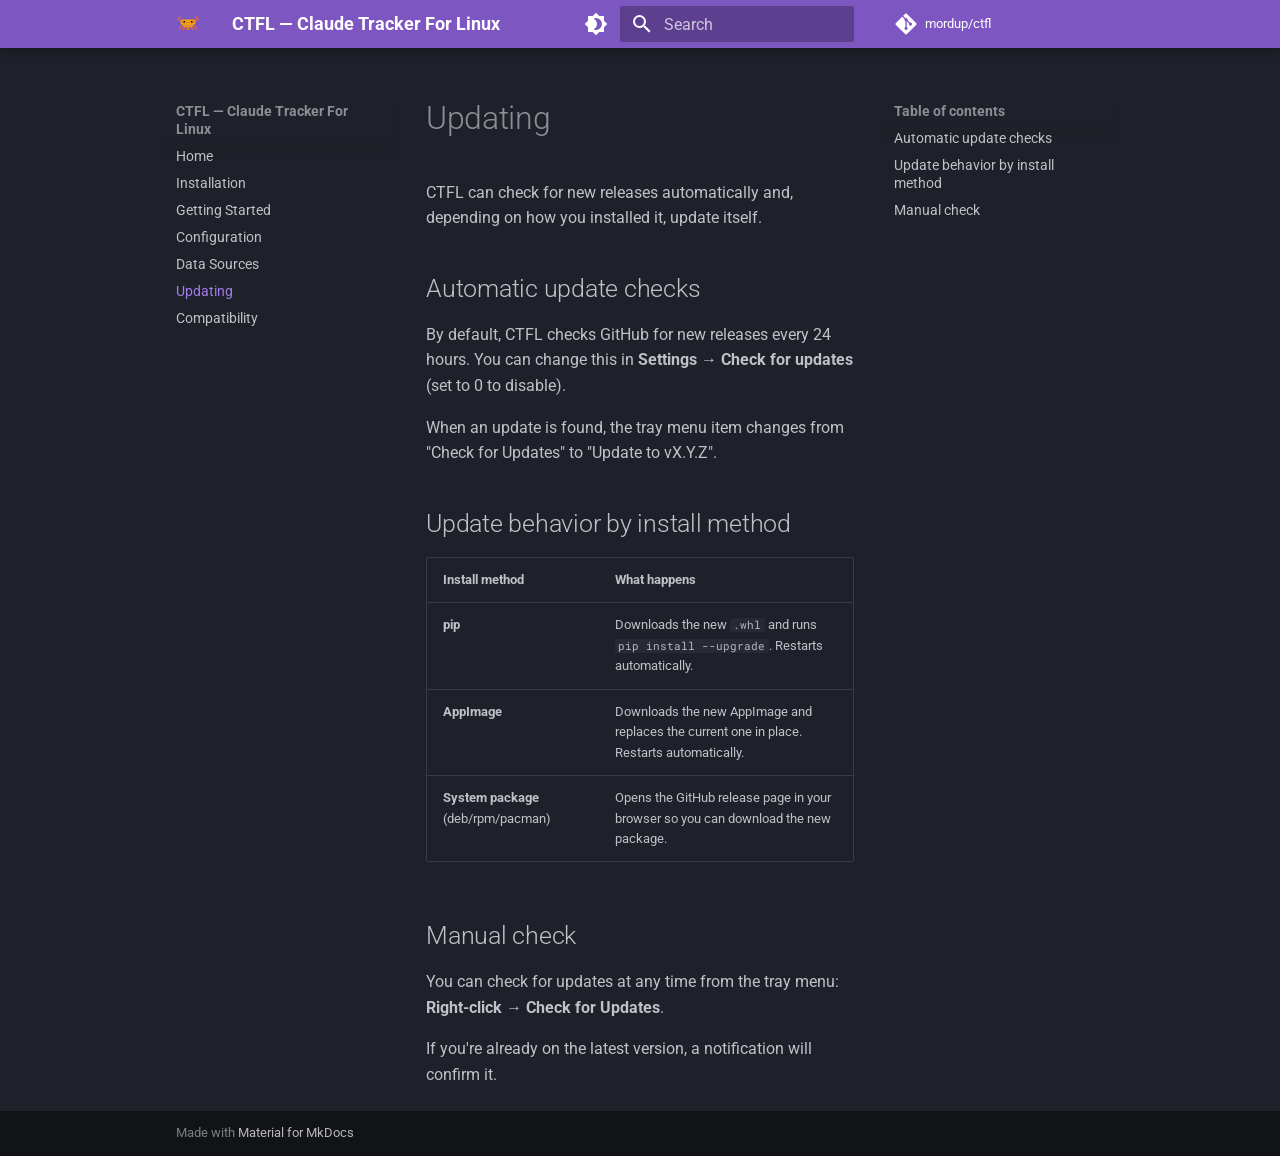
<file: updating/index.html>
<!doctype html>
<html lang="en" class="no-js">
  <head>
    
      <meta charset="utf-8">
      <meta name="viewport" content="width=device-width,initial-scale=1">
      
        <meta name="description" content="A lightweight Linux system tray app to monitor your Claude token usage and rate limits.">
      
      
      
        <link rel="canonical" href="https://ctfl.md-labs.dev/updating/">
      
      
        <link rel="prev" href="../data-sources/">
      
      
        <link rel="next" href="../compatibility/">
      
      
        
      
      
      <link rel="icon" href="../assets/images/ctfl.svg">
      <meta name="generator" content="mkdocs-1.6.1, mkdocs-material-9.7.4">
    
    
      
        <title>Updating - CTFL — Claude Tracker For Linux</title>
      
    
    
      <link rel="stylesheet" href="../assets/stylesheets/main.484c7ddc.min.css">
      
        
        <link rel="stylesheet" href="../assets/stylesheets/palette.ab4e12ef.min.css">
      
      


    
    
      
    
    
      
        
        
        <link rel="preconnect" href="https://fonts.gstatic.com" crossorigin>
        <link rel="stylesheet" href="https://fonts.googleapis.com/css?family=Roboto:300,300i,400,400i,700,700i%7CRoboto+Mono:400,400i,700,700i&display=fallback">
        <style>:root{--md-text-font:"Roboto";--md-code-font:"Roboto Mono"}</style>
      
    
    
      <link rel="stylesheet" href="../stylesheets/extra.css">
    
    <script>__md_scope=new URL("..",location),__md_hash=e=>[...e].reduce(((e,_)=>(e<<5)-e+_.charCodeAt(0)),0),__md_get=(e,_=localStorage,t=__md_scope)=>JSON.parse(_.getItem(t.pathname+"."+e)),__md_set=(e,_,t=localStorage,a=__md_scope)=>{try{t.setItem(a.pathname+"."+e,JSON.stringify(_))}catch(e){}}</script>
    
      

    
    
  </head>
  
  
    
    
      
    
    
    
    
    <body dir="ltr" data-md-color-scheme="slate" data-md-color-primary="deep-purple" data-md-color-accent="purple">
  
    
    <input class="md-toggle" data-md-toggle="drawer" type="checkbox" id="__drawer" autocomplete="off">
    <input class="md-toggle" data-md-toggle="search" type="checkbox" id="__search" autocomplete="off">
    <label class="md-overlay" for="__drawer"></label>
    <div data-md-component="skip">
      
        
        <a href="#updating" class="md-skip">
          Skip to content
        </a>
      
    </div>
    <div data-md-component="announce">
      
    </div>
    
    
      

  

<header class="md-header md-header--shadow" data-md-component="header">
  <nav class="md-header__inner md-grid" aria-label="Header">
    <a href=".." title="CTFL — Claude Tracker For Linux" class="md-header__button md-logo" aria-label="CTFL — Claude Tracker For Linux" data-md-component="logo">
      
  <img src="../assets/images/ctfl.svg" alt="logo">

    </a>
    <label class="md-header__button md-icon" for="__drawer">
      
      <svg xmlns="http://www.w3.org/2000/svg" viewBox="0 0 24 24"><path d="M3 6h18v2H3zm0 5h18v2H3zm0 5h18v2H3z"/></svg>
    </label>
    <div class="md-header__title" data-md-component="header-title">
      <div class="md-header__ellipsis">
        <div class="md-header__topic">
          <span class="md-ellipsis">
            CTFL — Claude Tracker For Linux
          </span>
        </div>
        <div class="md-header__topic" data-md-component="header-topic">
          <span class="md-ellipsis">
            
              Updating
            
          </span>
        </div>
      </div>
    </div>
    
      
        <form class="md-header__option" data-md-component="palette">
  
    
    
    
    <input class="md-option" data-md-color-media="" data-md-color-scheme="slate" data-md-color-primary="deep-purple" data-md-color-accent="purple"  aria-label="Switch to light mode"  type="radio" name="__palette" id="__palette_0">
    
      <label class="md-header__button md-icon" title="Switch to light mode" for="__palette_1" hidden>
        <svg xmlns="http://www.w3.org/2000/svg" viewBox="0 0 24 24"><path d="M12 18c-.89 0-1.74-.2-2.5-.55C11.56 16.5 13 14.42 13 12s-1.44-4.5-3.5-5.45C10.26 6.2 11.11 6 12 6a6 6 0 0 1 6 6 6 6 0 0 1-6 6m8-9.31V4h-4.69L12 .69 8.69 4H4v4.69L.69 12 4 15.31V20h4.69L12 23.31 15.31 20H20v-4.69L23.31 12z"/></svg>
      </label>
    
  
    
    
    
    <input class="md-option" data-md-color-media="" data-md-color-scheme="default" data-md-color-primary="deep-purple" data-md-color-accent="purple"  aria-label="Switch to dark mode"  type="radio" name="__palette" id="__palette_1">
    
      <label class="md-header__button md-icon" title="Switch to dark mode" for="__palette_0" hidden>
        <svg xmlns="http://www.w3.org/2000/svg" viewBox="0 0 24 24"><path d="M12 8a4 4 0 0 0-4 4 4 4 0 0 0 4 4 4 4 0 0 0 4-4 4 4 0 0 0-4-4m0 10a6 6 0 0 1-6-6 6 6 0 0 1 6-6 6 6 0 0 1 6 6 6 6 0 0 1-6 6m8-9.31V4h-4.69L12 .69 8.69 4H4v4.69L.69 12 4 15.31V20h4.69L12 23.31 15.31 20H20v-4.69L23.31 12z"/></svg>
      </label>
    
  
</form>
      
    
    
      <script>var palette=__md_get("__palette");if(palette&&palette.color){if("(prefers-color-scheme)"===palette.color.media){var media=matchMedia("(prefers-color-scheme: light)"),input=document.querySelector(media.matches?"[data-md-color-media='(prefers-color-scheme: light)']":"[data-md-color-media='(prefers-color-scheme: dark)']");palette.color.media=input.getAttribute("data-md-color-media"),palette.color.scheme=input.getAttribute("data-md-color-scheme"),palette.color.primary=input.getAttribute("data-md-color-primary"),palette.color.accent=input.getAttribute("data-md-color-accent")}for(var[key,value]of Object.entries(palette.color))document.body.setAttribute("data-md-color-"+key,value)}</script>
    
    
    
      
      
        <label class="md-header__button md-icon" for="__search">
          
          <svg xmlns="http://www.w3.org/2000/svg" viewBox="0 0 24 24"><path d="M9.5 3A6.5 6.5 0 0 1 16 9.5c0 1.61-.59 3.09-1.56 4.23l.27.27h.79l5 5-1.5 1.5-5-5v-.79l-.27-.27A6.52 6.52 0 0 1 9.5 16 6.5 6.5 0 0 1 3 9.5 6.5 6.5 0 0 1 9.5 3m0 2C7 5 5 7 5 9.5S7 14 9.5 14 14 12 14 9.5 12 5 9.5 5"/></svg>
        </label>
        <div class="md-search" data-md-component="search" role="dialog">
  <label class="md-search__overlay" for="__search"></label>
  <div class="md-search__inner" role="search">
    <form class="md-search__form" name="search">
      <input type="text" class="md-search__input" name="query" aria-label="Search" placeholder="Search" autocapitalize="off" autocorrect="off" autocomplete="off" spellcheck="false" data-md-component="search-query" required>
      <label class="md-search__icon md-icon" for="__search">
        
        <svg xmlns="http://www.w3.org/2000/svg" viewBox="0 0 24 24"><path d="M9.5 3A6.5 6.5 0 0 1 16 9.5c0 1.61-.59 3.09-1.56 4.23l.27.27h.79l5 5-1.5 1.5-5-5v-.79l-.27-.27A6.52 6.52 0 0 1 9.5 16 6.5 6.5 0 0 1 3 9.5 6.5 6.5 0 0 1 9.5 3m0 2C7 5 5 7 5 9.5S7 14 9.5 14 14 12 14 9.5 12 5 9.5 5"/></svg>
        
        <svg xmlns="http://www.w3.org/2000/svg" viewBox="0 0 24 24"><path d="M20 11v2H8l5.5 5.5-1.42 1.42L4.16 12l7.92-7.92L13.5 5.5 8 11z"/></svg>
      </label>
      <nav class="md-search__options" aria-label="Search">
        
        <button type="reset" class="md-search__icon md-icon" title="Clear" aria-label="Clear" tabindex="-1">
          
          <svg xmlns="http://www.w3.org/2000/svg" viewBox="0 0 24 24"><path d="M19 6.41 17.59 5 12 10.59 6.41 5 5 6.41 10.59 12 5 17.59 6.41 19 12 13.41 17.59 19 19 17.59 13.41 12z"/></svg>
        </button>
      </nav>
      
    </form>
    <div class="md-search__output">
      <div class="md-search__scrollwrap" tabindex="0" data-md-scrollfix>
        <div class="md-search-result" data-md-component="search-result">
          <div class="md-search-result__meta">
            Initializing search
          </div>
          <ol class="md-search-result__list" role="presentation"></ol>
        </div>
      </div>
    </div>
  </div>
</div>
      
    
    
      <div class="md-header__source">
        <a href="https://github.com/mordup/ctfl" title="Go to repository" class="md-source" data-md-component="source">
  <div class="md-source__icon md-icon">
    
    <svg xmlns="http://www.w3.org/2000/svg" viewBox="0 0 448 512"><!--! Font Awesome Free 7.1.0 by @fontawesome - https://fontawesome.com License - https://fontawesome.com/license/free (Icons: CC BY 4.0, Fonts: SIL OFL 1.1, Code: MIT License) Copyright 2025 Fonticons, Inc.--><path d="M439.6 236.1 244 40.5c-5.4-5.5-12.8-8.5-20.4-8.5s-15 3-20.4 8.4L162.5 81l51.5 51.5c27.1-9.1 52.7 16.8 43.4 43.7l49.7 49.7c34.2-11.8 61.2 31 35.5 56.7-26.5 26.5-70.2-2.9-56-37.3L240.3 199v121.9c25.3 12.5 22.3 41.8 9.1 55-6.4 6.4-15.2 10.1-24.3 10.1s-17.8-3.6-24.3-10.1c-17.6-17.6-11.1-46.9 11.2-56v-123c-20.8-8.5-24.6-30.7-18.6-45L142.6 101 8.5 235.1C3 240.6 0 247.9 0 255.5s3 15 8.5 20.4l195.6 195.7c5.4 5.4 12.7 8.4 20.4 8.4s15-3 20.4-8.4l194.7-194.7c5.4-5.4 8.4-12.8 8.4-20.4s-3-15-8.4-20.4"/></svg>
  </div>
  <div class="md-source__repository">
    mordup/ctfl
  </div>
</a>
      </div>
    
  </nav>
  
</header>
    
    <div class="md-container" data-md-component="container">
      
      
        
          
        
      
      <main class="md-main" data-md-component="main">
        <div class="md-main__inner md-grid">
          
            
              
              <div class="md-sidebar md-sidebar--primary" data-md-component="sidebar" data-md-type="navigation" >
                <div class="md-sidebar__scrollwrap">
                  <div class="md-sidebar__inner">
                    



<nav class="md-nav md-nav--primary" aria-label="Navigation" data-md-level="0">
  <label class="md-nav__title" for="__drawer">
    <a href=".." title="CTFL — Claude Tracker For Linux" class="md-nav__button md-logo" aria-label="CTFL — Claude Tracker For Linux" data-md-component="logo">
      
  <img src="../assets/images/ctfl.svg" alt="logo">

    </a>
    CTFL — Claude Tracker For Linux
  </label>
  
    <div class="md-nav__source">
      <a href="https://github.com/mordup/ctfl" title="Go to repository" class="md-source" data-md-component="source">
  <div class="md-source__icon md-icon">
    
    <svg xmlns="http://www.w3.org/2000/svg" viewBox="0 0 448 512"><!--! Font Awesome Free 7.1.0 by @fontawesome - https://fontawesome.com License - https://fontawesome.com/license/free (Icons: CC BY 4.0, Fonts: SIL OFL 1.1, Code: MIT License) Copyright 2025 Fonticons, Inc.--><path d="M439.6 236.1 244 40.5c-5.4-5.5-12.8-8.5-20.4-8.5s-15 3-20.4 8.4L162.5 81l51.5 51.5c27.1-9.1 52.7 16.8 43.4 43.7l49.7 49.7c34.2-11.8 61.2 31 35.5 56.7-26.5 26.5-70.2-2.9-56-37.3L240.3 199v121.9c25.3 12.5 22.3 41.8 9.1 55-6.4 6.4-15.2 10.1-24.3 10.1s-17.8-3.6-24.3-10.1c-17.6-17.6-11.1-46.9 11.2-56v-123c-20.8-8.5-24.6-30.7-18.6-45L142.6 101 8.5 235.1C3 240.6 0 247.9 0 255.5s3 15 8.5 20.4l195.6 195.7c5.4 5.4 12.7 8.4 20.4 8.4s15-3 20.4-8.4l194.7-194.7c5.4-5.4 8.4-12.8 8.4-20.4s-3-15-8.4-20.4"/></svg>
  </div>
  <div class="md-source__repository">
    mordup/ctfl
  </div>
</a>
    </div>
  
  <ul class="md-nav__list" data-md-scrollfix>
    
      
      
  
  
  
  
    <li class="md-nav__item">
      <a href=".." class="md-nav__link">
        
  
  
  <span class="md-ellipsis">
    
  
    Home
  

    
  </span>
  
  

      </a>
    </li>
  

    
      
      
  
  
  
  
    <li class="md-nav__item">
      <a href="../installation/" class="md-nav__link">
        
  
  
  <span class="md-ellipsis">
    
  
    Installation
  

    
  </span>
  
  

      </a>
    </li>
  

    
      
      
  
  
  
  
    <li class="md-nav__item">
      <a href="../getting-started/" class="md-nav__link">
        
  
  
  <span class="md-ellipsis">
    
  
    Getting Started
  

    
  </span>
  
  

      </a>
    </li>
  

    
      
      
  
  
  
  
    <li class="md-nav__item">
      <a href="../configuration/" class="md-nav__link">
        
  
  
  <span class="md-ellipsis">
    
  
    Configuration
  

    
  </span>
  
  

      </a>
    </li>
  

    
      
      
  
  
  
  
    <li class="md-nav__item">
      <a href="../data-sources/" class="md-nav__link">
        
  
  
  <span class="md-ellipsis">
    
  
    Data Sources
  

    
  </span>
  
  

      </a>
    </li>
  

    
      
      
  
  
    
  
  
  
    <li class="md-nav__item md-nav__item--active">
      
      <input class="md-nav__toggle md-toggle" type="checkbox" id="__toc">
      
      
        
      
      
        <label class="md-nav__link md-nav__link--active" for="__toc">
          
  
  
  <span class="md-ellipsis">
    
  
    Updating
  

    
  </span>
  
  

          <span class="md-nav__icon md-icon"></span>
        </label>
      
      <a href="./" class="md-nav__link md-nav__link--active">
        
  
  
  <span class="md-ellipsis">
    
  
    Updating
  

    
  </span>
  
  

      </a>
      
        

<nav class="md-nav md-nav--secondary" aria-label="Table of contents">
  
  
  
    
  
  
    <label class="md-nav__title" for="__toc">
      <span class="md-nav__icon md-icon"></span>
      Table of contents
    </label>
    <ul class="md-nav__list" data-md-component="toc" data-md-scrollfix>
      
        <li class="md-nav__item">
  <a href="#automatic-update-checks" class="md-nav__link">
    <span class="md-ellipsis">
      
        Automatic update checks
      
    </span>
  </a>
  
</li>
      
        <li class="md-nav__item">
  <a href="#update-behavior-by-install-method" class="md-nav__link">
    <span class="md-ellipsis">
      
        Update behavior by install method
      
    </span>
  </a>
  
</li>
      
        <li class="md-nav__item">
  <a href="#manual-check" class="md-nav__link">
    <span class="md-ellipsis">
      
        Manual check
      
    </span>
  </a>
  
</li>
      
    </ul>
  
</nav>
      
    </li>
  

    
      
      
  
  
  
  
    <li class="md-nav__item">
      <a href="../compatibility/" class="md-nav__link">
        
  
  
  <span class="md-ellipsis">
    
  
    Compatibility
  

    
  </span>
  
  

      </a>
    </li>
  

    
  </ul>
</nav>
                  </div>
                </div>
              </div>
            
            
              
              <div class="md-sidebar md-sidebar--secondary" data-md-component="sidebar" data-md-type="toc" >
                <div class="md-sidebar__scrollwrap">
                  <div class="md-sidebar__inner">
                    

<nav class="md-nav md-nav--secondary" aria-label="Table of contents">
  
  
  
    
  
  
    <label class="md-nav__title" for="__toc">
      <span class="md-nav__icon md-icon"></span>
      Table of contents
    </label>
    <ul class="md-nav__list" data-md-component="toc" data-md-scrollfix>
      
        <li class="md-nav__item">
  <a href="#automatic-update-checks" class="md-nav__link">
    <span class="md-ellipsis">
      
        Automatic update checks
      
    </span>
  </a>
  
</li>
      
        <li class="md-nav__item">
  <a href="#update-behavior-by-install-method" class="md-nav__link">
    <span class="md-ellipsis">
      
        Update behavior by install method
      
    </span>
  </a>
  
</li>
      
        <li class="md-nav__item">
  <a href="#manual-check" class="md-nav__link">
    <span class="md-ellipsis">
      
        Manual check
      
    </span>
  </a>
  
</li>
      
    </ul>
  
</nav>
                  </div>
                </div>
              </div>
            
          
          
            <div class="md-content" data-md-component="content">
              
              <article class="md-content__inner md-typeset">
                
                  


  
  


<h1 id="updating">Updating</h1>
<p>CTFL can check for new releases automatically and, depending on how you installed it, update itself.</p>
<h2 id="automatic-update-checks">Automatic update checks</h2>
<p>By default, CTFL checks GitHub for new releases every 24 hours. You can change this in <strong>Settings → Check for updates</strong> (set to 0 to disable).</p>
<p>When an update is found, the tray menu item changes from "Check for Updates" to "Update to vX.Y.Z".</p>
<h2 id="update-behavior-by-install-method">Update behavior by install method</h2>
<table>
<thead>
<tr>
<th>Install method</th>
<th>What happens</th>
</tr>
</thead>
<tbody>
<tr>
<td><strong>pip</strong></td>
<td>Downloads the new <code>.whl</code> and runs <code>pip install --upgrade</code>. Restarts automatically.</td>
</tr>
<tr>
<td><strong>AppImage</strong></td>
<td>Downloads the new AppImage and replaces the current one in place. Restarts automatically.</td>
</tr>
<tr>
<td><strong>System package</strong> (deb/rpm/pacman)</td>
<td>Opens the GitHub release page in your browser so you can download the new package.</td>
</tr>
</tbody>
</table>
<h2 id="manual-check">Manual check</h2>
<p>You can check for updates at any time from the tray menu: <strong>Right-click → Check for Updates</strong>.</p>
<p>If you're already on the latest version, a notification will confirm it.</p>












                
              </article>
            </div>
          
          
<script>var target=document.getElementById(location.hash.slice(1));target&&target.name&&(target.checked=target.name.startsWith("__tabbed_"))</script>
        </div>
        
          <button type="button" class="md-top md-icon" data-md-component="top" hidden>
  
  <svg xmlns="http://www.w3.org/2000/svg" viewBox="0 0 24 24"><path d="M13 20h-2V8l-5.5 5.5-1.42-1.42L12 4.16l7.92 7.92-1.42 1.42L13 8z"/></svg>
  Back to top
</button>
        
      </main>
      
        <footer class="md-footer">
  
  <div class="md-footer-meta md-typeset">
    <div class="md-footer-meta__inner md-grid">
      <div class="md-copyright">
  
  
    Made with
    <a href="https://squidfunk.github.io/mkdocs-material/" target="_blank" rel="noopener">
      Material for MkDocs
    </a>
  
</div>
      
    </div>
  </div>
</footer>
      
    </div>
    <div class="md-dialog" data-md-component="dialog">
      <div class="md-dialog__inner md-typeset"></div>
    </div>
    
    
    
      
      
      <script id="__config" type="application/json">{"annotate": null, "base": "..", "features": ["navigation.sections", "navigation.top", "content.code.copy"], "search": "../assets/javascripts/workers/search.2c215733.min.js", "tags": null, "translations": {"clipboard.copied": "Copied to clipboard", "clipboard.copy": "Copy to clipboard", "search.result.more.one": "1 more on this page", "search.result.more.other": "# more on this page", "search.result.none": "No matching documents", "search.result.one": "1 matching document", "search.result.other": "# matching documents", "search.result.placeholder": "Type to start searching", "search.result.term.missing": "Missing", "select.version": "Select version"}, "version": null}</script>
    
    
      <script src="../assets/javascripts/bundle.79ae519e.min.js"></script>
      
    
  </body>
</html>
</file>
<file: stylesheets/extra.css>
/* Slightly tighter content width */
.md-grid {
  max-width: 960px;
}
</file>
<file: assets/stylesheets/main.484c7ddc.min.css>
@charset "UTF-8";html{-webkit-text-size-adjust:none;-moz-text-size-adjust:none;text-size-adjust:none;box-sizing:border-box}*,:after,:before{box-sizing:inherit}@media (prefers-reduced-motion){*,:after,:before{transition:none!important}}body{margin:0}a,button,input,label{-webkit-tap-highlight-color:transparent}a{color:inherit;text-decoration:none}hr{border:0;box-sizing:initial;display:block;height:.05rem;overflow:visible;padding:0}small{font-size:80%}sub,sup{line-height:1em}img{border-style:none}table{border-collapse:initial;border-spacing:0}td,th{font-weight:400;vertical-align:top}button{background:#0000;border:0;font-family:inherit;font-size:inherit;margin:0;padding:0}input{border:0;outline:none}:root{--md-primary-fg-color:#4051b5;--md-primary-fg-color--light:#5d6cc0;--md-primary-fg-color--dark:#303fa1;--md-primary-bg-color:#fff;--md-primary-bg-color--light:#ffffffb3;--md-accent-fg-color:#526cfe;--md-accent-fg-color--transparent:#526cfe1a;--md-accent-bg-color:#fff;--md-accent-bg-color--light:#ffffffb3}[data-md-color-scheme=default]{color-scheme:light}[data-md-color-scheme=default] img[src$="#gh-dark-mode-only"],[data-md-color-scheme=default] img[src$="#only-dark"]{display:none}:root,[data-md-color-scheme=default]{--md-hue:225deg;--md-default-fg-color:#000000de;--md-default-fg-color--light:#0000008a;--md-default-fg-color--lighter:#00000052;--md-default-fg-color--lightest:#00000012;--md-default-bg-color:#fff;--md-default-bg-color--light:#ffffffb3;--md-default-bg-color--lighter:#ffffff4d;--md-default-bg-color--lightest:#ffffff1f;--md-code-fg-color:#36464e;--md-code-bg-color:#f5f5f5;--md-code-bg-color--light:#f5f5f5b3;--md-code-bg-color--lighter:#f5f5f54d;--md-code-hl-color:#4287ff;--md-code-hl-color--light:#4287ff1a;--md-code-hl-number-color:#d52a2a;--md-code-hl-special-color:#db1457;--md-code-hl-function-color:#a846b9;--md-code-hl-constant-color:#6e59d9;--md-code-hl-keyword-color:#3f6ec6;--md-code-hl-string-color:#1c7d4d;--md-code-hl-name-color:var(--md-code-fg-color);--md-code-hl-operator-color:var(--md-default-fg-color--light);--md-code-hl-punctuation-color:var(--md-default-fg-color--light);--md-code-hl-comment-color:var(--md-default-fg-color--light);--md-code-hl-generic-color:var(--md-default-fg-color--light);--md-code-hl-variable-color:var(--md-default-fg-color--light);--md-typeset-color:var(--md-default-fg-color);--md-typeset-a-color:var(--md-primary-fg-color);--md-typeset-del-color:#f5503d26;--md-typeset-ins-color:#0bd57026;--md-typeset-kbd-color:#fafafa;--md-typeset-kbd-accent-color:#fff;--md-typeset-kbd-border-color:#b8b8b8;--md-typeset-mark-color:#ffff0080;--md-typeset-table-color:#0000001f;--md-typeset-table-color--light:rgba(0,0,0,.035);--md-admonition-fg-color:var(--md-default-fg-color);--md-admonition-bg-color:var(--md-default-bg-color);--md-warning-fg-color:#000000de;--md-warning-bg-color:#ff9;--md-footer-fg-color:#fff;--md-footer-fg-color--light:#ffffffb3;--md-footer-fg-color--lighter:#ffffff73;--md-footer-bg-color:#000000de;--md-footer-bg-color--dark:#00000052;--md-shadow-z1:0 0.2rem 0.5rem #0000000d,0 0 0.05rem #0000001a;--md-shadow-z2:0 0.2rem 0.5rem #0000001a,0 0 0.05rem #00000040;--md-shadow-z3:0 0.2rem 0.5rem #0003,0 0 0.05rem #00000059}.md-icon svg{fill:currentcolor;display:block;height:1.2rem;width:1.2rem}body{-webkit-font-smoothing:antialiased;-moz-osx-font-smoothing:grayscale;--md-text-font-family:var(--md-text-font,_),-apple-system,BlinkMacSystemFont,Helvetica,Arial,sans-serif;--md-code-font-family:var(--md-code-font,_),SFMono-Regular,Consolas,Menlo,monospace}aside,body,input{font-feature-settings:"kern","liga";color:var(--md-typeset-color);font-family:var(--md-text-font-family)}code,kbd,pre{font-feature-settings:"kern";font-family:var(--md-code-font-family)}:root{--md-typeset-table-sort-icon:url('data:image/svg+xml;charset=utf-8,<svg xmlns="http://www.w3.org/2000/svg" viewBox="0 0 24 24"><path d="m18 21-4-4h3V7h-3l4-4 4 4h-3v10h3M2 19v-2h10v2M2 13v-2h7v2M2 7V5h4v2z"/></svg>');--md-typeset-table-sort-icon--asc:url('data:image/svg+xml;charset=utf-8,<svg xmlns="http://www.w3.org/2000/svg" viewBox="0 0 24 24"><path d="M19 17h3l-4 4-4-4h3V3h2M2 17h10v2H2M6 5v2H2V5m0 6h7v2H2z"/></svg>');--md-typeset-table-sort-icon--desc:url('data:image/svg+xml;charset=utf-8,<svg xmlns="http://www.w3.org/2000/svg" viewBox="0 0 24 24"><path d="M19 7h3l-4-4-4 4h3v14h2M2 17h10v2H2M6 5v2H2V5m0 6h7v2H2z"/></svg>')}.md-typeset{-webkit-print-color-adjust:exact;color-adjust:exact;font-size:.8rem;line-height:1.6;overflow-wrap:break-word}@media print{.md-typeset{font-size:.68rem}}.md-typeset blockquote,.md-typeset dl,.md-typeset figure,.md-typeset ol,.md-typeset pre,.md-typeset ul{margin-bottom:1em;margin-top:1em}.md-typeset h1{color:var(--md-default-fg-color--light);font-size:2em;line-height:1.3;margin:0 0 1.25em}.md-typeset h1,.md-typeset h2{font-weight:300;letter-spacing:-.01em}.md-typeset h2{font-size:1.5625em;line-height:1.4;margin:1.6em 0 .64em}.md-typeset h3{font-size:1.25em;font-weight:400;letter-spacing:-.01em;line-height:1.5;margin:1.6em 0 .8em}.md-typeset h2+h3{margin-top:.8em}.md-typeset h4{font-weight:700;letter-spacing:-.01em;margin:1em 0}.md-typeset h5,.md-typeset h6{color:var(--md-default-fg-color--light);font-size:.8em;font-weight:700;letter-spacing:-.01em;margin:1.25em 0}.md-typeset h5{text-transform:uppercase}.md-typeset h5 code{text-transform:none}.md-typeset hr{border-bottom:.05rem solid var(--md-default-fg-color--lightest);display:flow-root;margin:1.5em 0}.md-typeset a{color:var(--md-typeset-a-color);word-break:break-word}.md-typeset a,.md-typeset a:before{transition:color 125ms}.md-typeset a:focus,.md-typeset a:hover{color:var(--md-accent-fg-color)}.md-typeset a:focus code,.md-typeset a:hover code{background-color:var(--md-accent-fg-color--transparent);color:var(--md-accent-fg-color)}.md-typeset a code{color:var(--md-typeset-a-color)}.md-typeset a.focus-visible{outline-color:var(--md-accent-fg-color);outline-offset:.2rem}.md-typeset code,.md-typeset kbd,.md-typeset pre{color:var(--md-code-fg-color);direction:ltr;font-variant-ligatures:none;transition:background-color 125ms}@media print{.md-typeset code,.md-typeset kbd,.md-typeset pre{white-space:pre-wrap}}.md-typeset code{background-color:var(--md-code-bg-color);border-radius:.1rem;-webkit-box-decoration-break:clone;box-decoration-break:clone;font-size:.85em;padding:0 .2941176471em;transition:color 125ms,background-color 125ms;word-break:break-word}.md-typeset code:not(.focus-visible){-webkit-tap-highlight-color:transparent;outline:none}.md-typeset pre{display:flow-root;line-height:1.4;position:relative}.md-typeset pre>code{-webkit-box-decoration-break:slice;box-decoration-break:slice;box-shadow:none;display:block;margin:0;outline-color:var(--md-accent-fg-color);overflow:auto;padding:.7720588235em 1.1764705882em;scrollbar-color:var(--md-default-fg-color--lighter) #0000;scrollbar-width:thin;touch-action:auto;word-break:normal}.md-typeset pre>code:hover{scrollbar-color:var(--md-accent-fg-color) #0000}.md-typeset pre>code::-webkit-scrollbar{height:.2rem;width:.2rem}.md-typeset pre>code::-webkit-scrollbar-thumb{background-color:var(--md-default-fg-color--lighter)}.md-typeset pre>code::-webkit-scrollbar-thumb:hover{background-color:var(--md-accent-fg-color)}.md-typeset kbd{background-color:var(--md-typeset-kbd-color);border-radius:.1rem;box-shadow:0 .1rem 0 .05rem var(--md-typeset-kbd-border-color),0 .1rem 0 var(--md-typeset-kbd-border-color),0 -.1rem .2rem var(--md-typeset-kbd-accent-color) inset;color:var(--md-default-fg-color);display:inline-block;font-size:.75em;padding:0 .6666666667em;vertical-align:text-top;word-break:break-word}.md-typeset mark{background-color:var(--md-typeset-mark-color);-webkit-box-decoration-break:clone;box-decoration-break:clone;color:inherit;word-break:break-word}.md-typeset abbr{cursor:help;text-decoration:none}.md-typeset [data-preview],.md-typeset abbr{border-bottom:.05rem dotted var(--md-default-fg-color--light)}.md-typeset small{opacity:.75}[dir=ltr] .md-typeset sub,[dir=ltr] .md-typeset sup{margin-left:.078125em}[dir=rtl] .md-typeset sub,[dir=rtl] .md-typeset sup{margin-right:.078125em}[dir=ltr] .md-typeset blockquote{padding-left:.6rem}[dir=rtl] .md-typeset blockquote{padding-right:.6rem}[dir=ltr] .md-typeset blockquote{border-left:.2rem solid var(--md-default-fg-color--lighter)}[dir=rtl] .md-typeset blockquote{border-right:.2rem solid var(--md-default-fg-color--lighter)}.md-typeset blockquote{color:var(--md-default-fg-color--light);margin-left:0;margin-right:0}.md-typeset ul{list-style-type:disc}.md-typeset ul[type]{list-style-type:revert-layer}[dir=ltr] .md-typeset ol,[dir=ltr] .md-typeset ul{margin-left:.625em}[dir=rtl] .md-typeset ol,[dir=rtl] .md-typeset ul{margin-right:.625em}.md-typeset ol,.md-typeset ul{padding:0}.md-typeset ol:not([hidden]),.md-typeset ul:not([hidden]){display:flow-root}.md-typeset ol ol,.md-typeset ul ol{list-style-type:lower-alpha}.md-typeset ol ol ol,.md-typeset ul ol ol{list-style-type:lower-roman}.md-typeset ol ol ol ol,.md-typeset ul ol ol ol{list-style-type:upper-alpha}.md-typeset ol ol ol ol ol,.md-typeset ul ol ol ol ol{list-style-type:upper-roman}.md-typeset ol[type],.md-typeset ul[type]{list-style-type:revert-layer}[dir=ltr] .md-typeset ol li,[dir=ltr] .md-typeset ul li{margin-left:1.25em}[dir=rtl] .md-typeset ol li,[dir=rtl] .md-typeset ul li{margin-right:1.25em}.md-typeset ol li,.md-typeset ul li{margin-bottom:.5em}.md-typeset ol li blockquote,.md-typeset ol li p,.md-typeset ul li blockquote,.md-typeset ul li p{margin:.5em 0}.md-typeset ol li:last-child,.md-typeset ul li:last-child{margin-bottom:0}[dir=ltr] .md-typeset ol li ol,[dir=ltr] .md-typeset ol li ul,[dir=ltr] .md-typeset ul li ol,[dir=ltr] .md-typeset ul li ul{margin-left:.625em}[dir=rtl] .md-typeset ol li ol,[dir=rtl] .md-typeset ol li ul,[dir=rtl] .md-typeset ul li ol,[dir=rtl] .md-typeset ul li ul{margin-right:.625em}.md-typeset ol li ol,.md-typeset ol li ul,.md-typeset ul li ol,.md-typeset ul li ul{margin-bottom:.5em;margin-top:.5em}[dir=ltr] .md-typeset dd{margin-left:1.875em}[dir=rtl] .md-typeset dd{margin-right:1.875em}.md-typeset dd{margin-bottom:1.5em;margin-top:1em}.md-typeset img,.md-typeset svg,.md-typeset video{height:auto;max-width:100%}.md-typeset img[align=left]{margin:1em 1em 1em 0}.md-typeset img[align=right]{margin:1em 0 1em 1em}.md-typeset img[align]:only-child{margin-top:0}.md-typeset figure{display:flow-root;margin:1em auto;max-width:100%;text-align:center;width:fit-content}.md-typeset figure img{display:block;margin:0 auto}.md-typeset figcaption{font-style:italic;margin:1em auto;max-width:24rem}.md-typeset iframe{max-width:100%}.md-typeset table:not([class]){background-color:var(--md-default-bg-color);border:.05rem solid var(--md-typeset-table-color);border-radius:.1rem;display:inline-block;font-size:.64rem;max-width:100%;overflow:auto;touch-action:auto}@media print{.md-typeset table:not([class]){display:table}}.md-typeset table:not([class])+*{margin-top:1.5em}.md-typeset table:not([class]) td>:first-child,.md-typeset table:not([class]) th>:first-child{margin-top:0}.md-typeset table:not([class]) td>:last-child,.md-typeset table:not([class]) th>:last-child{margin-bottom:0}.md-typeset table:not([class]) td:not([align]),.md-typeset table:not([class]) th:not([align]){text-align:left}[dir=rtl] .md-typeset table:not([class]) td:not([align]),[dir=rtl] .md-typeset table:not([class]) th:not([align]){text-align:right}.md-typeset table:not([class]) th{font-weight:700;min-width:5rem;padding:.9375em 1.25em;vertical-align:top}.md-typeset table:not([class]) td{border-top:.05rem solid var(--md-typeset-table-color);padding:.9375em 1.25em;vertical-align:top}.md-typeset table:not([class]) tbody tr{transition:background-color 125ms}.md-typeset table:not([class]) tbody tr:hover{background-color:var(--md-typeset-table-color--light);box-shadow:0 .05rem 0 var(--md-default-bg-color) inset}.md-typeset table:not([class]) a{word-break:normal}.md-typeset table th[role=columnheader]{cursor:pointer}[dir=ltr] .md-typeset table th[role=columnheader]:after{margin-left:.5em}[dir=rtl] .md-typeset table th[role=columnheader]:after{margin-right:.5em}.md-typeset table th[role=columnheader]:after{content:"";display:inline-block;height:1.2em;-webkit-mask-image:var(--md-typeset-table-sort-icon);mask-image:var(--md-typeset-table-sort-icon);-webkit-mask-repeat:no-repeat;mask-repeat:no-repeat;-webkit-mask-size:contain;mask-size:contain;transition:background-color 125ms;vertical-align:text-bottom;width:1.2em}.md-typeset table th[role=columnheader]:hover:after{background-color:var(--md-default-fg-color--lighter)}.md-typeset table th[role=columnheader][aria-sort=ascending]:after{background-color:var(--md-default-fg-color--light);-webkit-mask-image:var(--md-typeset-table-sort-icon--asc);mask-image:var(--md-typeset-table-sort-icon--asc)}.md-typeset table th[role=columnheader][aria-sort=descending]:after{background-color:var(--md-default-fg-color--light);-webkit-mask-image:var(--md-typeset-table-sort-icon--desc);mask-image:var(--md-typeset-table-sort-icon--desc)}.md-typeset__scrollwrap{margin:1em -.8rem;overflow-x:auto;touch-action:auto}.md-typeset__table{display:inline-block;margin-bottom:.5em;padding:0 .8rem}@media print{.md-typeset__table{display:block}}html .md-typeset__table table{display:table;margin:0;overflow:hidden;width:100%}@media screen and (max-width:44.984375em){.md-content__inner>pre{margin:1em -.8rem}.md-content__inner>pre code{border-radius:0}}.md-typeset .md-author{border-radius:100%;display:block;flex-shrink:0;height:1.6rem;overflow:hidden;position:relative;transition:color 125ms,transform 125ms;width:1.6rem}.md-typeset .md-author img{display:block}.md-typeset .md-author--more{background:var(--md-default-fg-color--lightest);color:var(--md-default-fg-color--lighter);font-size:.6rem;font-weight:700;line-height:1.6rem;text-align:center}.md-typeset .md-author--long{height:2.4rem;width:2.4rem}.md-typeset a.md-author{transform:scale(1)}.md-typeset a.md-author img{border-radius:100%;filter:grayscale(100%) opacity(75%);transition:filter 125ms}.md-typeset a.md-author:focus,.md-typeset a.md-author:hover{transform:scale(1.1);z-index:1}.md-typeset a.md-author:focus img,.md-typeset a.md-author:hover img{filter:grayscale(0)}.md-banner{background-color:var(--md-footer-bg-color);color:var(--md-footer-fg-color);overflow:auto}@media print{.md-banner{display:none}}.md-banner--warning{background-color:var(--md-warning-bg-color);color:var(--md-warning-fg-color)}.md-banner__inner{font-size:.7rem;margin:.6rem auto;padding:0 .8rem}[dir=ltr] .md-banner__button{float:right}[dir=rtl] .md-banner__button{float:left}.md-banner__button{color:inherit;cursor:pointer;transition:opacity .25s}.no-js .md-banner__button{display:none}.md-banner__button:hover{opacity:.7}html{font-size:125%;height:100%;overflow-x:hidden}@media screen and (min-width:100em){html{font-size:137.5%}}@media screen and (min-width:125em){html{font-size:150%}}body{background-color:var(--md-default-bg-color);display:flex;flex-direction:column;font-size:.5rem;min-height:100%;position:relative;width:100%}@media print{body{display:block}}@media screen and (max-width:59.984375em){body[data-md-scrolllock]{position:fixed}}.md-grid{margin-left:auto;margin-right:auto;max-width:61rem}.md-container{display:flex;flex-direction:column;flex-grow:1}@media print{.md-container{display:block}}.md-main{flex-grow:1}.md-main__inner{display:flex;height:100%;margin-top:1.5rem}.md-ellipsis{overflow:hidden;text-overflow:ellipsis}.md-toggle{display:none}.md-option{height:0;opacity:0;position:absolute;width:0}.md-option:checked+label:not([hidden]){display:block}.md-option.focus-visible+label{outline-color:var(--md-accent-fg-color);outline-style:auto}.md-skip{background-color:var(--md-default-fg-color);border-radius:.1rem;color:var(--md-default-bg-color);font-size:.64rem;margin:.5rem;opacity:0;outline-color:var(--md-accent-fg-color);padding:.3rem .5rem;position:fixed;transform:translateY(.4rem);z-index:-1}.md-skip:focus{opacity:1;transform:translateY(0);transition:transform .25s cubic-bezier(.4,0,.2,1),opacity 175ms 75ms;z-index:10}@page{margin:25mm}:root{--md-clipboard-icon:url('data:image/svg+xml;charset=utf-8,<svg xmlns="http://www.w3.org/2000/svg" viewBox="0 0 24 24"><path d="M19 21H8V7h11m0-2H8a2 2 0 0 0-2 2v14a2 2 0 0 0 2 2h11a2 2 0 0 0 2-2V7a2 2 0 0 0-2-2m-3-4H4a2 2 0 0 0-2 2v14h2V3h12z"/></svg>')}.md-clipboard{border-radius:.1rem;color:var(--md-default-fg-color--lightest);cursor:pointer;height:1.5em;outline-color:var(--md-accent-fg-color);outline-offset:.1rem;transition:color .25s;width:1.5em;z-index:1}@media print{.md-clipboard{display:none}}.md-clipboard:not(.focus-visible){-webkit-tap-highlight-color:transparent;outline:none}:hover>.md-clipboard{color:var(--md-default-fg-color--light)}.md-clipboard:focus,.md-clipboard:hover{color:var(--md-accent-fg-color)}.md-clipboard:after{background-color:currentcolor;content:"";display:block;height:1.125em;margin:0 auto;-webkit-mask-image:var(--md-clipboard-icon);mask-image:var(--md-clipboard-icon);-webkit-mask-position:center;mask-position:center;-webkit-mask-repeat:no-repeat;mask-repeat:no-repeat;-webkit-mask-size:contain;mask-size:contain;width:1.125em}.md-clipboard--inline{cursor:pointer}.md-clipboard--inline code{transition:color .25s,background-color .25s}.md-clipboard--inline:focus code,.md-clipboard--inline:hover code{background-color:var(--md-accent-fg-color--transparent);color:var(--md-accent-fg-color)}:root{--md-code-select-icon:url('data:image/svg+xml;charset=utf-8,<svg xmlns="http://www.w3.org/2000/svg" viewBox="0 0 24 24"><path d="M19 19h-4v2h4c1.1 0 2-.9 2-2v-4h-2m0-12h-4v2h4v4h2V5c0-1.1-.9-2-2-2M5 5h4V3H5c-1.1 0-2 .9-2 2v4h2m0 6H3v4c0 1.1.9 2 2 2h4v-2H5zm2-4h2v2H7zm4 0h2v2h-2zm4 0h2v2h-2zM7 7h2v2H7zm4 0h2v2h-2zm4 0h2v2h-2zm-8 8h2v2H7zm4 0h2v2h-2zm4 0h2v2h-2z"/></svg>');--md-code-copy-icon:url('data:image/svg+xml;charset=utf-8,<svg xmlns="http://www.w3.org/2000/svg" viewBox="0 0 24 24"><path d="M19 21H8V7h11m0-2H8a2 2 0 0 0-2 2v14a2 2 0 0 0 2 2h11a2 2 0 0 0 2-2V7a2 2 0 0 0-2-2m-3-4H4a2 2 0 0 0-2 2v14h2V3h12z"/></svg>')}.md-typeset .md-code__content{display:grid}.md-code__nav{background-color:var(--md-code-bg-color--lighter);border-radius:.1rem;display:flex;gap:.2rem;padding:.2rem;position:absolute;right:.25em;top:.25em;transition:background-color .25s;z-index:1}:hover>.md-code__nav{background-color:var(--md-code-bg-color--light)}.md-code__button{color:var(--md-default-fg-color--lightest);cursor:pointer;display:block;height:1.5em;outline-color:var(--md-accent-fg-color);outline-offset:.1rem;transition:color .25s;width:1.5em}:hover>*>.md-code__button{color:var(--md-default-fg-color--light)}.md-code__button.focus-visible,.md-code__button:hover{color:var(--md-accent-fg-color)}.md-code__button--active{color:var(--md-default-fg-color)!important}.md-code__button:after{background-color:currentcolor;content:"";display:block;height:1.125em;margin:0 auto;-webkit-mask-position:center;mask-position:center;-webkit-mask-repeat:no-repeat;mask-repeat:no-repeat;-webkit-mask-size:contain;mask-size:contain;width:1.125em}.md-code__button[data-md-type=select]:after{-webkit-mask-image:var(--md-code-select-icon);mask-image:var(--md-code-select-icon)}.md-code__button[data-md-type=copy]:after{-webkit-mask-image:var(--md-code-copy-icon);mask-image:var(--md-code-copy-icon)}@keyframes consent{0%{opacity:0;transform:translateY(100%)}to{opacity:1;transform:translateY(0)}}@keyframes overlay{0%{opacity:0}to{opacity:1}}.md-consent__overlay{animation:overlay .25s both;-webkit-backdrop-filter:blur(.1rem);backdrop-filter:blur(.1rem);background-color:#0000008a;height:100%;opacity:1;position:fixed;top:0;width:100%;z-index:5}.md-consent__inner{animation:consent .5s cubic-bezier(.1,.7,.1,1) both;background-color:var(--md-default-bg-color);border:0;border-radius:.1rem;bottom:0;box-shadow:0 0 .2rem #0000001a,0 .2rem .4rem #0003;max-height:100%;overflow:auto;padding:0;position:fixed;width:100%;z-index:5}.md-consent__form{padding:.8rem}.md-consent__settings{display:none;margin:1em 0}input:checked+.md-consent__settings{display:block}.md-consent__controls{margin-bottom:.8rem}.md-typeset .md-consent__controls .md-button{display:inline}@media screen and (max-width:44.984375em){.md-typeset .md-consent__controls .md-button{display:block;margin-top:.4rem;text-align:center;width:100%}}.md-consent label{cursor:pointer}.md-content{flex-grow:1;min-width:0}.md-content__inner{margin:0 .8rem 1.2rem;padding-top:.6rem}@media screen and (min-width:76.25em){[dir=ltr] .md-sidebar--primary:not([hidden])~.md-content>.md-content__inner{margin-left:1.2rem}[dir=ltr] .md-sidebar--secondary:not([hidden])~.md-content>.md-content__inner,[dir=rtl] .md-sidebar--primary:not([hidden])~.md-content>.md-content__inner{margin-right:1.2rem}[dir=rtl] .md-sidebar--secondary:not([hidden])~.md-content>.md-content__inner{margin-left:1.2rem}}.md-content__inner:before{content:"";display:block;height:.4rem}.md-content__inner>:last-child{margin-bottom:0}[dir=ltr] .md-content__button{float:right}[dir=rtl] .md-content__button{float:left}[dir=ltr] .md-content__button{margin-left:.4rem}[dir=rtl] .md-content__button{margin-right:.4rem}.md-content__button{margin:.4rem 0;padding:0}@media print{.md-content__button{display:none}}.md-typeset .md-content__button{color:var(--md-default-fg-color--lighter)}.md-content__button svg{display:inline;vertical-align:top}[dir=rtl] .md-content__button svg{transform:scaleX(-1)}[dir=ltr] .md-dialog{right:.8rem}[dir=rtl] .md-dialog{left:.8rem}.md-dialog{background-color:var(--md-default-fg-color);border-radius:.1rem;bottom:.8rem;box-shadow:var(--md-shadow-z3);min-width:11.1rem;opacity:0;padding:.4rem .6rem;pointer-events:none;position:fixed;transform:translateY(100%);transition:transform 0ms .4s,opacity .4s;z-index:4}@media print{.md-dialog{display:none}}.md-dialog--active{opacity:1;pointer-events:auto;transform:translateY(0);transition:transform .4s cubic-bezier(.075,.85,.175,1),opacity .4s}.md-dialog__inner{color:var(--md-default-bg-color);font-size:.7rem}.md-feedback{margin:2em 0 1em;text-align:center}.md-feedback fieldset{border:none;margin:0;padding:0}.md-feedback__title{font-weight:700;margin:1em auto}.md-feedback__inner{position:relative}.md-feedback__list{display:flex;flex-wrap:wrap;place-content:baseline center;position:relative}.md-feedback__list:hover .md-icon:not(:disabled){color:var(--md-default-fg-color--lighter)}:disabled .md-feedback__list{min-height:1.8rem}.md-feedback__icon{color:var(--md-default-fg-color--light);cursor:pointer;flex-shrink:0;margin:0 .1rem;transition:color 125ms}.md-feedback__icon:not(:disabled).md-icon:hover{color:var(--md-accent-fg-color)}.md-feedback__icon:disabled{color:var(--md-default-fg-color--lightest);pointer-events:none}.md-feedback__note{opacity:0;position:relative;transform:translateY(.4rem);transition:transform .4s cubic-bezier(.1,.7,.1,1),opacity .15s}.md-feedback__note>*{margin:0 auto;max-width:16rem}:disabled .md-feedback__note{opacity:1;transform:translateY(0)}@media print{.md-feedback{display:none}}.md-footer{background-color:var(--md-footer-bg-color);color:var(--md-footer-fg-color)}@media print{.md-footer{display:none}}.md-footer__inner{justify-content:space-between;overflow:auto;padding:.2rem}.md-footer__inner:not([hidden]){display:flex}.md-footer__link{align-items:end;display:flex;flex-grow:0.01;margin-bottom:.4rem;margin-top:1rem;max-width:100%;outline-color:var(--md-accent-fg-color);overflow:hidden;transition:opacity .25s}.md-footer__link:focus,.md-footer__link:hover{opacity:.7}[dir=rtl] .md-footer__link svg{transform:scaleX(-1)}@media screen and (max-width:44.984375em){.md-footer__link--prev{flex-shrink:0}.md-footer__link--prev .md-footer__title{display:none}}[dir=ltr] .md-footer__link--next{margin-left:auto}[dir=rtl] .md-footer__link--next{margin-right:auto}.md-footer__link--next{text-align:right}[dir=rtl] .md-footer__link--next{text-align:left}.md-footer__title{flex-grow:1;font-size:.9rem;margin-bottom:.7rem;max-width:calc(100% - 2.4rem);padding:0 1rem;white-space:nowrap}.md-footer__button{margin:.2rem;padding:.4rem}.md-footer__direction{font-size:.64rem;opacity:.7}.md-footer-meta{background-color:var(--md-footer-bg-color--dark)}.md-footer-meta__inner{display:flex;flex-wrap:wrap;justify-content:space-between;padding:.2rem}html .md-footer-meta.md-typeset a{color:var(--md-footer-fg-color--light)}html .md-footer-meta.md-typeset a:focus,html .md-footer-meta.md-typeset a:hover{color:var(--md-footer-fg-color)}.md-copyright{color:var(--md-footer-fg-color--lighter);font-size:.64rem;margin:auto .6rem;padding:.4rem 0;width:100%}@media screen and (min-width:45em){.md-copyright{width:auto}}.md-copyright__highlight{color:var(--md-footer-fg-color--light)}.md-social{display:inline-flex;gap:.2rem;margin:0 .4rem;padding:.2rem 0 .6rem}@media screen and (min-width:45em){.md-social{padding:.6rem 0}}.md-social__link{display:inline-block;height:1.6rem;text-align:center;width:1.6rem}.md-social__link:before{line-height:1.9}.md-social__link svg{fill:currentcolor;max-height:.8rem;vertical-align:-25%}.md-typeset .md-button{border:.1rem solid;border-radius:.1rem;color:var(--md-primary-fg-color);cursor:pointer;display:inline-block;font-weight:700;padding:.625em 2em;transition:color 125ms,background-color 125ms,border-color 125ms}.md-typeset .md-button--primary{background-color:var(--md-primary-fg-color);border-color:var(--md-primary-fg-color);color:var(--md-primary-bg-color)}.md-typeset .md-button:focus,.md-typeset .md-button:hover{background-color:var(--md-accent-fg-color);border-color:var(--md-accent-fg-color);color:var(--md-accent-bg-color)}[dir=ltr] .md-typeset .md-input{border-top-left-radius:.1rem}[dir=ltr] .md-typeset .md-input,[dir=rtl] .md-typeset .md-input{border-top-right-radius:.1rem}[dir=rtl] .md-typeset .md-input{border-top-left-radius:.1rem}.md-typeset .md-input{border-bottom:.1rem solid var(--md-default-fg-color--lighter);box-shadow:var(--md-shadow-z1);font-size:.8rem;height:1.8rem;padding:0 .6rem;transition:border .25s,box-shadow .25s}.md-typeset .md-input:focus,.md-typeset .md-input:hover{border-bottom-color:var(--md-accent-fg-color);box-shadow:var(--md-shadow-z2)}.md-typeset .md-input--stretch{width:100%}.md-header{background-color:var(--md-primary-fg-color);box-shadow:0 0 .2rem #0000,0 .2rem .4rem #0000;color:var(--md-primary-bg-color);display:block;left:0;position:sticky;right:0;top:0;z-index:4}@media print{.md-header{display:none}}.md-header[hidden]{transform:translateY(-100%);transition:transform .25s cubic-bezier(.8,0,.6,1),box-shadow .25s}.md-header--shadow{box-shadow:0 0 .2rem #0000001a,0 .2rem .4rem #0003;transition:transform .25s cubic-bezier(.1,.7,.1,1),box-shadow .25s}.md-header__inner{align-items:center;display:flex;padding:0 .2rem}.md-header__button{color:currentcolor;cursor:pointer;margin:.2rem;outline-color:var(--md-accent-fg-color);padding:.4rem;position:relative;transition:opacity .25s;vertical-align:middle;z-index:1}.md-header__button:hover{opacity:.7}.md-header__button:not([hidden]){display:inline-block}.md-header__button:not(.focus-visible){-webkit-tap-highlight-color:transparent;outline:none}.md-header__button.md-logo{margin:.2rem;padding:.4rem}@media screen and (max-width:76.234375em){.md-header__button.md-logo{display:none}}.md-header__button.md-logo img,.md-header__button.md-logo svg{fill:currentcolor;display:block;height:1.2rem;width:auto}@media screen and (min-width:60em){.md-header__button[for=__search]{display:none}}.no-js .md-header__button[for=__search]{display:none}[dir=rtl] .md-header__button[for=__search] svg{transform:scaleX(-1)}@media screen and (min-width:76.25em){.md-header__button[for=__drawer]{display:none}}.md-header__topic{display:flex;max-width:100%;position:absolute;transition:transform .4s cubic-bezier(.1,.7,.1,1),opacity .15s;white-space:nowrap}.md-header__topic+.md-header__topic{opacity:0;pointer-events:none;transform:translateX(1.25rem);transition:transform .4s cubic-bezier(1,.7,.1,.1),opacity .15s;z-index:-1}[dir=rtl] .md-header__topic+.md-header__topic{transform:translateX(-1.25rem)}.md-header__topic:first-child{font-weight:700}[dir=ltr] .md-header__title{margin-left:1rem;margin-right:.4rem}[dir=rtl] .md-header__title{margin-left:.4rem;margin-right:1rem}.md-header__title{flex-grow:1;font-size:.9rem;height:2.4rem;line-height:2.4rem}.md-header__title--active .md-header__topic{opacity:0;pointer-events:none;transform:translateX(-1.25rem);transition:transform .4s cubic-bezier(1,.7,.1,.1),opacity .15s;z-index:-1}[dir=rtl] .md-header__title--active .md-header__topic{transform:translateX(1.25rem)}.md-header__title--active .md-header__topic+.md-header__topic{opacity:1;pointer-events:auto;transform:translateX(0);transition:transform .4s cubic-bezier(.1,.7,.1,1),opacity .15s;z-index:0}.md-header__title>.md-header__ellipsis{height:100%;position:relative;width:100%}.md-header__option{display:flex;flex-shrink:0;max-width:100%;transition:max-width 0ms .25s,opacity .25s .25s;white-space:nowrap}[data-md-toggle=search]:checked~.md-header .md-header__option{max-width:0;opacity:0;transition:max-width 0ms,opacity 0ms}.md-header__option>input{bottom:0}.md-header__source{display:none}@media screen and (min-width:60em){[dir=ltr] .md-header__source{margin-left:1rem}[dir=rtl] .md-header__source{margin-right:1rem}.md-header__source{display:block;max-width:11.7rem;width:11.7rem}}@media screen and (min-width:76.25em){[dir=ltr] .md-header__source{margin-left:1.4rem}[dir=rtl] .md-header__source{margin-right:1.4rem}}.md-meta{color:var(--md-default-fg-color--light);font-size:.7rem;line-height:1.3}.md-meta__list{display:inline-flex;flex-wrap:wrap;list-style:none;margin:0;padding:0}.md-meta__item:not(:last-child):after{content:"·";margin-left:.2rem;margin-right:.2rem}.md-meta__link{color:var(--md-typeset-a-color)}.md-meta__link:focus,.md-meta__link:hover{color:var(--md-accent-fg-color)}.md-draft{background-color:#ff1744;border-radius:.125em;color:#fff;display:inline-block;font-weight:700;padding-left:.5714285714em;padding-right:.5714285714em}:root{--md-nav-icon--prev:url('data:image/svg+xml;charset=utf-8,<svg xmlns="http://www.w3.org/2000/svg" viewBox="0 0 24 24"><path d="M20 11v2H8l5.5 5.5-1.42 1.42L4.16 12l7.92-7.92L13.5 5.5 8 11z"/></svg>');--md-nav-icon--next:url('data:image/svg+xml;charset=utf-8,<svg xmlns="http://www.w3.org/2000/svg" viewBox="0 0 24 24"><path d="M8.59 16.58 13.17 12 8.59 7.41 10 6l6 6-6 6z"/></svg>');--md-toc-icon:url('data:image/svg+xml;charset=utf-8,<svg xmlns="http://www.w3.org/2000/svg" viewBox="0 0 24 24"><path d="M3 9h14V7H3zm0 4h14v-2H3zm0 4h14v-2H3zm16 0h2v-2h-2zm0-10v2h2V7zm0 6h2v-2h-2z"/></svg>')}.md-nav{font-size:.7rem;line-height:1.3}.md-nav__title{color:var(--md-default-fg-color--light);display:block;font-weight:700;overflow:hidden;padding:0 .6rem;text-overflow:ellipsis}.md-nav__title .md-nav__button{display:none}.md-nav__title .md-nav__button img{height:100%;width:auto}.md-nav__title .md-nav__button.md-logo img,.md-nav__title .md-nav__button.md-logo svg{fill:currentcolor;display:block;height:2.4rem;max-width:100%;object-fit:contain;width:auto}.md-nav__list{list-style:none;margin:0;padding:0}.md-nav__link{align-items:flex-start;display:flex;gap:.4rem;margin-top:.625em;scroll-snap-align:start;transition:color 125ms}.md-nav__link--passed,.md-nav__link--passed code{color:var(--md-default-fg-color--light)}.md-nav__item .md-nav__link--active,.md-nav__item .md-nav__link--active code{color:var(--md-typeset-a-color)}.md-nav__link .md-ellipsis{position:relative}.md-nav__link .md-ellipsis code{word-break:normal}[dir=ltr] .md-nav__link .md-icon:last-child{margin-left:auto}[dir=rtl] .md-nav__link .md-icon:last-child{margin-right:auto}.md-nav__link .md-typeset{font-size:.7rem;line-height:1.3}.md-nav__link svg{fill:currentcolor;flex-shrink:0;height:1.3em;position:relative}.md-nav__link[for]:focus,.md-nav__link[for]:hover,.md-nav__link[href]:focus,.md-nav__link[href]:hover{color:var(--md-accent-fg-color);cursor:pointer}.md-nav__link[for]:focus code,.md-nav__link[for]:hover code,.md-nav__link[href]:focus code,.md-nav__link[href]:hover code{background-color:var(--md-accent-fg-color--transparent);color:var(--md-accent-fg-color)}.md-nav__link.focus-visible{outline-color:var(--md-accent-fg-color);outline-offset:.2rem}.md-nav--primary .md-nav__link[for=__toc]{display:none}.md-nav--primary .md-nav__link[for=__toc] .md-icon:after{background-color:currentcolor;display:block;height:100%;-webkit-mask-image:var(--md-toc-icon);mask-image:var(--md-toc-icon);width:100%}.md-nav--primary .md-nav__link[for=__toc]~.md-nav{display:none}.md-nav__container>.md-nav__link{margin-top:0}.md-nav__container>.md-nav__link:first-child{flex-grow:1;min-width:0}.md-nav__icon{flex-shrink:0}.md-nav__source{display:none}@media screen and (max-width:76.234375em){.md-nav--primary,.md-nav--primary .md-nav{background-color:var(--md-default-bg-color);display:flex;flex-direction:column;height:100%;left:0;position:absolute;right:0;top:0;z-index:1}.md-nav--primary .md-nav__item,.md-nav--primary .md-nav__title{font-size:.8rem;line-height:1.5}.md-nav--primary .md-nav__title{background-color:var(--md-default-fg-color--lightest);color:var(--md-default-fg-color--light);cursor:pointer;height:5.6rem;line-height:2.4rem;padding:3rem .8rem .2rem;position:relative;white-space:nowrap}[dir=ltr] .md-nav--primary .md-nav__title .md-nav__icon{left:.4rem}[dir=rtl] .md-nav--primary .md-nav__title .md-nav__icon{right:.4rem}.md-nav--primary .md-nav__title .md-nav__icon{display:block;height:1.2rem;margin:.2rem;position:absolute;top:.4rem;width:1.2rem}.md-nav--primary .md-nav__title .md-nav__icon:after{background-color:currentcolor;content:"";display:block;height:100%;-webkit-mask-image:var(--md-nav-icon--prev);mask-image:var(--md-nav-icon--prev);-webkit-mask-position:center;mask-position:center;-webkit-mask-repeat:no-repeat;mask-repeat:no-repeat;-webkit-mask-size:contain;mask-size:contain;width:100%}.md-nav--primary .md-nav__title~.md-nav__list{background-color:var(--md-default-bg-color);box-shadow:0 .05rem 0 var(--md-default-fg-color--lightest) inset;overflow-y:auto;scroll-snap-type:y mandatory;touch-action:pan-y}.md-nav--primary .md-nav__title~.md-nav__list>:first-child{border-top:0}.md-nav--primary .md-nav__title[for=__drawer]{background-color:var(--md-primary-fg-color);color:var(--md-primary-bg-color);font-weight:700}.md-nav--primary .md-nav__title .md-logo{display:block;left:.2rem;margin:.2rem;padding:.4rem;position:absolute;right:.2rem;top:.2rem}.md-nav--primary .md-nav__list{flex:1}.md-nav--primary .md-nav__item{border-top:.05rem solid var(--md-default-fg-color--lightest)}.md-nav--primary .md-nav__item--active>.md-nav__link{color:var(--md-typeset-a-color)}.md-nav--primary .md-nav__item--active>.md-nav__link:focus,.md-nav--primary .md-nav__item--active>.md-nav__link:hover{color:var(--md-accent-fg-color)}.md-nav--primary .md-nav__link{margin-top:0;padding:.6rem .8rem}.md-nav--primary .md-nav__link svg{margin-top:.1em}.md-nav--primary .md-nav__link>.md-nav__link{padding:0}[dir=ltr] .md-nav--primary .md-nav__link .md-nav__icon{margin-right:-.2rem}[dir=rtl] .md-nav--primary .md-nav__link .md-nav__icon{margin-left:-.2rem}.md-nav--primary .md-nav__link .md-nav__icon{font-size:1.2rem;height:1.2rem;width:1.2rem}.md-nav--primary .md-nav__link .md-nav__icon:after{background-color:currentcolor;content:"";display:block;height:100%;-webkit-mask-image:var(--md-nav-icon--next);mask-image:var(--md-nav-icon--next);-webkit-mask-position:center;mask-position:center;-webkit-mask-repeat:no-repeat;mask-repeat:no-repeat;-webkit-mask-size:contain;mask-size:contain;width:100%}[dir=rtl] .md-nav--primary .md-nav__icon:after{transform:scale(-1)}.md-nav--primary .md-nav--secondary .md-nav{background-color:initial;position:static}[dir=ltr] .md-nav--primary .md-nav--secondary .md-nav .md-nav__link{padding-left:1.4rem}[dir=rtl] .md-nav--primary .md-nav--secondary .md-nav .md-nav__link{padding-right:1.4rem}[dir=ltr] .md-nav--primary .md-nav--secondary .md-nav .md-nav .md-nav__link{padding-left:2rem}[dir=rtl] .md-nav--primary .md-nav--secondary .md-nav .md-nav .md-nav__link{padding-right:2rem}[dir=ltr] .md-nav--primary .md-nav--secondary .md-nav .md-nav .md-nav .md-nav__link{padding-left:2.6rem}[dir=rtl] .md-nav--primary .md-nav--secondary .md-nav .md-nav .md-nav .md-nav__link{padding-right:2.6rem}[dir=ltr] .md-nav--primary .md-nav--secondary .md-nav .md-nav .md-nav .md-nav .md-nav__link{padding-left:3.2rem}[dir=rtl] .md-nav--primary .md-nav--secondary .md-nav .md-nav .md-nav .md-nav .md-nav__link{padding-right:3.2rem}.md-nav--secondary{background-color:initial}.md-nav__toggle~.md-nav{display:flex;opacity:0;transform:translateX(100%);transition:transform .25s cubic-bezier(.8,0,.6,1),opacity 125ms 50ms}[dir=rtl] .md-nav__toggle~.md-nav{transform:translateX(-100%)}.md-nav__toggle:checked~.md-nav{opacity:1;transform:translateX(0);transition:transform .25s cubic-bezier(.4,0,.2,1),opacity 125ms 125ms}.md-nav__toggle:checked~.md-nav>.md-nav__list{backface-visibility:hidden}}@media screen and (max-width:59.984375em){.md-nav--primary .md-nav__link[for=__toc]{display:flex}.md-nav--primary .md-nav__link[for=__toc] .md-icon:after{content:""}.md-nav--primary .md-nav__link[for=__toc]+.md-nav__link{display:none}.md-nav--primary .md-nav__link[for=__toc]~.md-nav{display:flex}.md-nav__source{background-color:var(--md-primary-fg-color--dark);color:var(--md-primary-bg-color);display:block;padding:0 .2rem}}@media screen and (min-width:60em) and (max-width:76.234375em){.md-nav--integrated .md-nav__link[for=__toc]{display:flex}.md-nav--integrated .md-nav__link[for=__toc] .md-icon:after{content:""}.md-nav--integrated .md-nav__link[for=__toc]+.md-nav__link{display:none}.md-nav--integrated .md-nav__link[for=__toc]~.md-nav{display:flex}}@media screen and (min-width:60em){.md-nav{margin-bottom:-.4rem}.md-nav--secondary .md-nav__title{background:var(--md-default-bg-color);box-shadow:0 0 .4rem .4rem var(--md-default-bg-color);position:sticky;top:0;z-index:1}.md-nav--secondary .md-nav__title[for=__toc]{scroll-snap-align:start}.md-nav--secondary .md-nav__title .md-nav__icon{display:none}[dir=ltr] .md-nav--secondary .md-nav__list{padding-left:.6rem}[dir=rtl] .md-nav--secondary .md-nav__list{padding-right:.6rem}.md-nav--secondary .md-nav__list{padding-bottom:.4rem}[dir=ltr] .md-nav--secondary .md-nav__item>.md-nav__link{margin-right:.4rem}[dir=rtl] .md-nav--secondary .md-nav__item>.md-nav__link{margin-left:.4rem}}@media screen and (min-width:76.25em){.md-nav{margin-bottom:-.4rem;transition:max-height .25s cubic-bezier(.86,0,.07,1)}.md-nav--primary .md-nav__title{background:var(--md-default-bg-color);box-shadow:0 0 .4rem .4rem var(--md-default-bg-color);position:sticky;top:0;z-index:1}.md-nav--primary .md-nav__title[for=__drawer]{scroll-snap-align:start}.md-nav--primary .md-nav__title .md-nav__icon{display:none}[dir=ltr] .md-nav--primary .md-nav__list{padding-left:.6rem}[dir=rtl] .md-nav--primary .md-nav__list{padding-right:.6rem}.md-nav--primary .md-nav__list{padding-bottom:.4rem}[dir=ltr] .md-nav--primary .md-nav__item>.md-nav__link{margin-right:.4rem}[dir=rtl] .md-nav--primary .md-nav__item>.md-nav__link{margin-left:.4rem}.md-nav__toggle~.md-nav{display:grid;grid-template-rows:minmax(.4rem,0fr);opacity:0;transition:grid-template-rows .25s cubic-bezier(.86,0,.07,1),opacity .25s,visibility 0ms .25s;visibility:collapse}.md-nav__toggle~.md-nav>.md-nav__list{overflow:hidden}.md-nav__toggle.md-toggle--indeterminate~.md-nav,.md-nav__toggle:checked~.md-nav{grid-template-rows:minmax(.4rem,1fr);opacity:1;transition:grid-template-rows .25s cubic-bezier(.86,0,.07,1),opacity .15s .1s,visibility 0ms;visibility:visible}.md-nav__toggle.md-toggle--indeterminate~.md-nav{transition:none}.md-nav__item--nested>.md-nav>.md-nav__title{display:none}.md-nav__item--section{display:block;margin:1.25em 0}.md-nav__item--section:last-child{margin-bottom:0}.md-nav__item--section>.md-nav__link{font-weight:700}.md-nav__item--section>.md-nav__link[for]{color:var(--md-default-fg-color--light)}.md-nav__item--section>.md-nav__link:not(.md-nav__container){pointer-events:none}.md-nav__item--section>.md-nav__link .md-icon,.md-nav__item--section>.md-nav__link>[for]{display:none}[dir=ltr] .md-nav__item--section>.md-nav{margin-left:-.6rem}[dir=rtl] .md-nav__item--section>.md-nav{margin-right:-.6rem}.md-nav__item--section>.md-nav{display:block;opacity:1;visibility:visible}.md-nav__item--section>.md-nav>.md-nav__list>.md-nav__item{padding:0}.md-nav__icon{border-radius:100%;height:.9rem;transition:background-color .25s;width:.9rem}.md-nav__icon:hover{background-color:var(--md-accent-fg-color--transparent)}.md-nav__icon:after{background-color:currentcolor;border-radius:100%;content:"";display:inline-block;height:100%;-webkit-mask-image:var(--md-nav-icon--next);mask-image:var(--md-nav-icon--next);-webkit-mask-position:center;mask-position:center;-webkit-mask-repeat:no-repeat;mask-repeat:no-repeat;-webkit-mask-size:contain;mask-size:contain;transition:transform .25s;vertical-align:-.1rem;width:100%}[dir=rtl] .md-nav__icon:after{transform:rotate(180deg)}.md-nav__item--nested .md-nav__toggle:checked~.md-nav__link .md-nav__icon:after,.md-nav__item--nested .md-toggle--indeterminate~.md-nav__link .md-nav__icon:after{transform:rotate(90deg)}.md-nav--lifted>.md-nav__list>.md-nav__item,.md-nav--lifted>.md-nav__title{display:none}.md-nav--lifted>.md-nav__list>.md-nav__item--active{display:block}.md-nav--lifted>.md-nav__list>.md-nav__item--active>.md-nav__link{background:var(--md-default-bg-color);box-shadow:0 0 .4rem .4rem var(--md-default-bg-color);margin-top:0;position:sticky;top:0;z-index:1}.md-nav--lifted>.md-nav__list>.md-nav__item--active>.md-nav__link:not(.md-nav__container){pointer-events:none}.md-nav--lifted>.md-nav__list>.md-nav__item--active.md-nav__item--section{margin:0}[dir=ltr] .md-nav--lifted>.md-nav__list>.md-nav__item>.md-nav:not(.md-nav--secondary){margin-left:-.6rem}[dir=rtl] .md-nav--lifted>.md-nav__list>.md-nav__item>.md-nav:not(.md-nav--secondary){margin-right:-.6rem}.md-nav--lifted>.md-nav__list>.md-nav__item>[for]{color:var(--md-default-fg-color--light)}.md-nav--lifted .md-nav[data-md-level="1"]{grid-template-rows:minmax(.4rem,1fr);opacity:1;visibility:visible}[dir=ltr] .md-nav--integrated>.md-nav__list>.md-nav__item--active .md-nav--secondary{border-left:.05rem solid var(--md-primary-fg-color)}[dir=rtl] .md-nav--integrated>.md-nav__list>.md-nav__item--active .md-nav--secondary{border-right:.05rem solid var(--md-primary-fg-color)}.md-nav--integrated>.md-nav__list>.md-nav__item--active .md-nav--secondary{display:block;margin-bottom:1.25em;opacity:1;visibility:visible}.md-nav--integrated>.md-nav__list>.md-nav__item--active .md-nav--secondary>.md-nav__list{overflow:visible;padding-bottom:0}.md-nav--integrated>.md-nav__list>.md-nav__item--active .md-nav--secondary>.md-nav__title{display:none}}.md-pagination{font-size:.8rem;font-weight:700;gap:.4rem}.md-pagination,.md-pagination>*{align-items:center;display:flex;justify-content:center}.md-pagination>*{border-radius:.2rem;height:1.8rem;min-width:1.8rem;text-align:center}.md-pagination__current{background-color:var(--md-default-fg-color--lightest);color:var(--md-default-fg-color--light)}.md-pagination__link{transition:color 125ms,background-color 125ms}.md-pagination__link:focus,.md-pagination__link:hover{background-color:var(--md-accent-fg-color--transparent);color:var(--md-accent-fg-color)}.md-pagination__link:focus svg,.md-pagination__link:hover svg{color:var(--md-accent-fg-color)}.md-pagination__link.focus-visible{outline-color:var(--md-accent-fg-color);outline-offset:.2rem}.md-pagination__link svg{fill:currentcolor;color:var(--md-default-fg-color--lighter);display:block;max-height:100%;width:1.2rem}:root{--md-path-icon:url('data:image/svg+xml;charset=utf-8,<svg xmlns="http://www.w3.org/2000/svg" viewBox="0 0 24 24"><path d="M8.59 16.58 13.17 12 8.59 7.41 10 6l6 6-6 6z"/></svg>')}.md-path{font-size:.7rem;margin:0 .8rem;overflow:auto;padding-top:1.2rem}.md-path:not([hidden]){display:block}@media screen and (min-width:76.25em){.md-path{margin:0 1.2rem}}.md-path__list{align-items:center;display:flex;gap:.2rem;list-style:none;margin:0;padding:0}.md-path__item:not(:first-child){display:inline-flex;gap:.2rem;white-space:nowrap}.md-path__item:not(:first-child):before{background-color:var(--md-default-fg-color--lighter);content:"";display:inline;height:.8rem;-webkit-mask-image:var(--md-path-icon);mask-image:var(--md-path-icon);width:.8rem}.md-path__link{align-items:center;color:var(--md-default-fg-color--light);display:flex}.md-path__link:focus,.md-path__link:hover{color:var(--md-accent-fg-color)}:root{--md-post-pin-icon:url('data:image/svg+xml;charset=utf-8,<svg xmlns="http://www.w3.org/2000/svg" viewBox="0 0 24 24"><path d="M16 12V4h1V2H7v2h1v8l-2 2v2h5.2v6h1.6v-6H18v-2z"/></svg>')}.md-post__back{border-bottom:.05rem solid var(--md-default-fg-color--lightest);margin-bottom:1.2rem;padding-bottom:1.2rem}@media screen and (max-width:76.234375em){.md-post__back{display:none}}[dir=rtl] .md-post__back svg{transform:scaleX(-1)}.md-post__authors{display:flex;flex-direction:column;gap:.6rem;margin:0 .6rem 1.2rem}.md-post .md-post__meta a{transition:color 125ms}.md-post .md-post__meta a:focus,.md-post .md-post__meta a:hover{color:var(--md-accent-fg-color)}.md-post__title{color:var(--md-default-fg-color--light);font-weight:700}.md-post--excerpt{margin-bottom:3.2rem}.md-post--excerpt .md-post__header{align-items:center;display:flex;gap:.6rem;min-height:1.6rem}.md-post--excerpt .md-post__authors{align-items:center;display:inline-flex;flex-direction:row;gap:.2rem;margin:0;min-height:2.4rem}[dir=ltr] .md-post--excerpt .md-post__meta .md-meta__list{margin-right:.4rem}[dir=rtl] .md-post--excerpt .md-post__meta .md-meta__list{margin-left:.4rem}.md-post--excerpt .md-post__content>:first-child{--md-scroll-margin:6rem;margin-top:0}.md-post>.md-nav--secondary{margin:1em 0}.md-pin{background:var(--md-default-fg-color--lightest);border-radius:1rem;margin-top:-.05rem;padding:.2rem}.md-pin:after{background-color:currentcolor;content:"";display:block;height:.6rem;margin:0 auto;-webkit-mask-image:var(--md-post-pin-icon);mask-image:var(--md-post-pin-icon);-webkit-mask-position:center;mask-position:center;-webkit-mask-repeat:no-repeat;mask-repeat:no-repeat;-webkit-mask-size:contain;mask-size:contain;width:.6rem}.md-profile{align-items:center;display:flex;font-size:.7rem;gap:.6rem;line-height:1.4;width:100%}.md-profile__description{flex-grow:1}.md-content--post{display:flex}@media screen and (max-width:76.234375em){.md-content--post{flex-flow:column-reverse}}.md-content--post>.md-content__inner{flex-grow:1;min-width:0}@media screen and (min-width:76.25em){[dir=ltr] .md-content--post>.md-content__inner{margin-left:1.2rem}[dir=rtl] .md-content--post>.md-content__inner{margin-right:1.2rem}}@media screen and (max-width:76.234375em){.md-sidebar.md-sidebar--post{padding:0;position:static;width:100%}.md-sidebar.md-sidebar--post .md-sidebar__scrollwrap{overflow:visible}.md-sidebar.md-sidebar--post .md-sidebar__inner{padding:0}.md-sidebar.md-sidebar--post .md-post__meta{margin-left:.6rem;margin-right:.6rem}.md-sidebar.md-sidebar--post .md-nav__item{border:none;display:inline}.md-sidebar.md-sidebar--post .md-nav__list{display:inline-flex;flex-wrap:wrap;gap:.6rem;padding-bottom:.6rem;padding-top:.6rem}.md-sidebar.md-sidebar--post .md-nav__link{padding:0}.md-sidebar.md-sidebar--post .md-nav{height:auto;margin-bottom:0;position:static}}:root{--md-progress-value:0;--md-progress-delay:400ms}.md-progress{background:var(--md-primary-bg-color);height:.075rem;opacity:min(clamp(0,var(--md-progress-value),1),clamp(0,100 - var(--md-progress-value),1));position:fixed;top:0;transform:scaleX(calc(var(--md-progress-value)*1%));transform-origin:left;transition:transform .5s cubic-bezier(.19,1,.22,1),opacity .25s var(--md-progress-delay);width:100%;z-index:4}:root{--md-search-result-icon:url('data:image/svg+xml;charset=utf-8,<svg xmlns="http://www.w3.org/2000/svg" viewBox="0 0 24 24"><path d="M14 2H6a2 2 0 0 0-2 2v16a2 2 0 0 0 2 2h7c-.41-.25-.8-.56-1.14-.9-.33-.33-.61-.7-.86-1.1H6V4h7v5h5v1.18c.71.16 1.39.43 2 .82V8zm6.31 16.9c1.33-2.11.69-4.9-1.4-6.22-2.11-1.33-4.91-.68-6.22 1.4-1.34 2.11-.69 4.89 1.4 6.22 1.46.93 3.32.93 4.79.02L22 23.39 23.39 22zm-3.81.1a2.5 2.5 0 0 1-2.5-2.5 2.5 2.5 0 0 1 2.5-2.5 2.5 2.5 0 0 1 2.5 2.5 2.5 2.5 0 0 1-2.5 2.5"/></svg>')}.md-search{position:relative}@media screen and (min-width:60em){.md-search{padding:.2rem 0}}.no-js .md-search{display:none}.md-search__overlay{opacity:0;z-index:1}@media screen and (max-width:59.984375em){[dir=ltr] .md-search__overlay{left:-2.2rem}[dir=rtl] .md-search__overlay{right:-2.2rem}.md-search__overlay{background-color:var(--md-default-bg-color);border-radius:1rem;height:2rem;overflow:hidden;pointer-events:none;position:absolute;top:-1rem;transform-origin:center;transition:transform .3s .1s,opacity .2s .2s;width:2rem}[data-md-toggle=search]:checked~.md-header .md-search__overlay{opacity:1;transition:transform .4s,opacity .1s}}@media screen and (min-width:60em){[dir=ltr] .md-search__overlay{left:0}[dir=rtl] .md-search__overlay{right:0}.md-search__overlay{background-color:#0000008a;cursor:pointer;height:0;position:fixed;top:0;transition:width 0ms .25s,height 0ms .25s,opacity .25s;width:0}[data-md-toggle=search]:checked~.md-header .md-search__overlay{height:200vh;opacity:1;transition:width 0ms,height 0ms,opacity .25s;width:100%}}@media screen and (max-width:29.984375em){[data-md-toggle=search]:checked~.md-header .md-search__overlay{transform:scale(45)}}@media screen and (min-width:30em) and (max-width:44.984375em){[data-md-toggle=search]:checked~.md-header .md-search__overlay{transform:scale(60)}}@media screen and (min-width:45em) and (max-width:59.984375em){[data-md-toggle=search]:checked~.md-header .md-search__overlay{transform:scale(75)}}.md-search__inner{backface-visibility:hidden}@media screen and (max-width:59.984375em){[dir=ltr] .md-search__inner{left:0}[dir=rtl] .md-search__inner{right:0}.md-search__inner{height:0;opacity:0;overflow:hidden;position:fixed;top:0;transform:translateX(5%);transition:width 0ms .3s,height 0ms .3s,transform .15s cubic-bezier(.4,0,.2,1) .15s,opacity .15s .15s;width:0;z-index:2}[dir=rtl] .md-search__inner{transform:translateX(-5%)}[data-md-toggle=search]:checked~.md-header .md-search__inner{height:100%;opacity:1;transform:translateX(0);transition:width 0ms 0ms,height 0ms 0ms,transform .15s cubic-bezier(.1,.7,.1,1) .15s,opacity .15s .15s;width:100%}}@media screen and (min-width:60em){[dir=ltr] .md-search__inner{float:right}[dir=rtl] .md-search__inner{float:left}.md-search__inner{padding:.1rem 0;position:relative;transition:width .25s cubic-bezier(.1,.7,.1,1);width:11.7rem}}@media screen and (min-width:60em) and (max-width:76.234375em){[data-md-toggle=search]:checked~.md-header .md-search__inner{width:23.4rem}}@media screen and (min-width:76.25em){[data-md-toggle=search]:checked~.md-header .md-search__inner{width:34.4rem}}.md-search__form{background-color:var(--md-default-bg-color);box-shadow:0 0 .6rem #0000;height:2.4rem;position:relative;transition:color .25s,background-color .25s;z-index:2}@media screen and (min-width:60em){.md-search__form{background-color:#00000042;border-radius:.1rem;height:1.8rem}.md-search__form:hover{background-color:#ffffff1f}}[data-md-toggle=search]:checked~.md-header .md-search__form{background-color:var(--md-default-bg-color);border-radius:.1rem .1rem 0 0;box-shadow:0 0 .6rem #00000012;color:var(--md-default-fg-color)}[dir=ltr] .md-search__input{padding-left:3.6rem;padding-right:2.2rem}[dir=rtl] .md-search__input{padding-left:2.2rem;padding-right:3.6rem}.md-search__input{background:#0000;font-size:.9rem;height:100%;position:relative;text-overflow:ellipsis;width:100%;z-index:2}.md-search__input::placeholder{transition:color .25s}.md-search__input::placeholder,.md-search__input~.md-search__icon{color:var(--md-default-fg-color--light)}.md-search__input::-ms-clear{display:none}@media screen and (max-width:59.984375em){.md-search__input{font-size:.9rem;height:2.4rem;width:100%}}@media screen and (min-width:60em){[dir=ltr] .md-search__input{padding-left:2.2rem}[dir=rtl] .md-search__input{padding-right:2.2rem}.md-search__input{color:inherit;font-size:.8rem}.md-search__input::placeholder{color:var(--md-primary-bg-color--light)}.md-search__input+.md-search__icon{color:var(--md-primary-bg-color)}[data-md-toggle=search]:checked~.md-header .md-search__input{text-overflow:clip}[data-md-toggle=search]:checked~.md-header .md-search__input+.md-search__icon{color:var(--md-default-fg-color--light)}[data-md-toggle=search]:checked~.md-header .md-search__input::placeholder{color:#0000}}.md-search__icon{cursor:pointer;display:inline-block;height:1.2rem;transition:color .25s,opacity .25s;width:1.2rem}.md-search__icon:hover{opacity:.7}[dir=ltr] .md-search__icon[for=__search]{left:.5rem}[dir=rtl] .md-search__icon[for=__search]{right:.5rem}.md-search__icon[for=__search]{position:absolute;top:.3rem;z-index:2}[dir=rtl] .md-search__icon[for=__search] svg{transform:scaleX(-1)}@media screen and (max-width:59.984375em){[dir=ltr] .md-search__icon[for=__search]{left:.8rem}[dir=rtl] .md-search__icon[for=__search]{right:.8rem}.md-search__icon[for=__search]{top:.6rem}.md-search__icon[for=__search] svg:first-child{display:none}}@media screen and (min-width:60em){.md-search__icon[for=__search]{pointer-events:none}.md-search__icon[for=__search] svg:last-child{display:none}}[dir=ltr] .md-search__options{right:.5rem}[dir=rtl] .md-search__options{left:.5rem}.md-search__options{pointer-events:none;position:absolute;top:.3rem;z-index:2}@media screen and (max-width:59.984375em){[dir=ltr] .md-search__options{right:.8rem}[dir=rtl] .md-search__options{left:.8rem}.md-search__options{top:.6rem}}[dir=ltr] .md-search__options>.md-icon{margin-left:.2rem}[dir=rtl] .md-search__options>.md-icon{margin-right:.2rem}.md-search__options>.md-icon{color:var(--md-default-fg-color--light);opacity:0;transform:scale(.75);transition:transform .15s cubic-bezier(.1,.7,.1,1),opacity .15s}.md-search__options>.md-icon:not(.focus-visible){-webkit-tap-highlight-color:transparent;outline:none}[data-md-toggle=search]:checked~.md-header .md-search__input:valid~.md-search__options>.md-icon{opacity:1;pointer-events:auto;transform:scale(1)}[data-md-toggle=search]:checked~.md-header .md-search__input:valid~.md-search__options>.md-icon:hover{opacity:.7}[dir=ltr] .md-search__suggest{padding-left:3.6rem;padding-right:2.2rem}[dir=rtl] .md-search__suggest{padding-left:2.2rem;padding-right:3.6rem}.md-search__suggest{align-items:center;color:var(--md-default-fg-color--lighter);display:flex;font-size:.9rem;height:100%;opacity:0;position:absolute;top:0;transition:opacity 50ms;white-space:nowrap;width:100%}@media screen and (min-width:60em){[dir=ltr] .md-search__suggest{padding-left:2.2rem}[dir=rtl] .md-search__suggest{padding-right:2.2rem}.md-search__suggest{font-size:.8rem}}[data-md-toggle=search]:checked~.md-header .md-search__suggest{opacity:1;transition:opacity .3s .1s}[dir=ltr] .md-search__output{border-bottom-left-radius:.1rem}[dir=ltr] .md-search__output,[dir=rtl] .md-search__output{border-bottom-right-radius:.1rem}[dir=rtl] .md-search__output{border-bottom-left-radius:.1rem}.md-search__output{overflow:hidden;position:absolute;width:100%;z-index:1}@media screen and (max-width:59.984375em){.md-search__output{bottom:0;top:2.4rem}}@media screen and (min-width:60em){.md-search__output{opacity:0;top:1.9rem;transition:opacity .4s}[data-md-toggle=search]:checked~.md-header .md-search__output{box-shadow:var(--md-shadow-z3);opacity:1}}.md-search__scrollwrap{backface-visibility:hidden;background-color:var(--md-default-bg-color);height:100%;overflow-y:auto;touch-action:pan-y}@media (-webkit-max-device-pixel-ratio:1),(max-resolution:1dppx){.md-search__scrollwrap{transform:translateZ(0)}}@media screen and (min-width:60em) and (max-width:76.234375em){.md-search__scrollwrap{width:23.4rem}}@media screen and (min-width:76.25em){.md-search__scrollwrap{width:34.4rem}}@media screen and (min-width:60em){.md-search__scrollwrap{max-height:0;scrollbar-color:var(--md-default-fg-color--lighter) #0000;scrollbar-width:thin}[data-md-toggle=search]:checked~.md-header .md-search__scrollwrap{max-height:75vh}.md-search__scrollwrap:hover{scrollbar-color:var(--md-accent-fg-color) #0000}.md-search__scrollwrap::-webkit-scrollbar{height:.2rem;width:.2rem}.md-search__scrollwrap::-webkit-scrollbar-thumb{background-color:var(--md-default-fg-color--lighter)}.md-search__scrollwrap::-webkit-scrollbar-thumb:hover{background-color:var(--md-accent-fg-color)}}.md-search-result{color:var(--md-default-fg-color);word-break:break-word}.md-search-result__meta{background-color:var(--md-default-fg-color--lightest);color:var(--md-default-fg-color--light);font-size:.64rem;line-height:1.8rem;padding:0 .8rem;scroll-snap-align:start}@media screen and (min-width:60em){[dir=ltr] .md-search-result__meta{padding-left:2.2rem}[dir=rtl] .md-search-result__meta{padding-right:2.2rem}}.md-search-result__list{list-style:none;margin:0;padding:0;-webkit-user-select:none;user-select:none}.md-search-result__item{box-shadow:0 -.05rem var(--md-default-fg-color--lightest)}.md-search-result__item:first-child{box-shadow:none}.md-search-result__link{display:block;outline:none;scroll-snap-align:start;transition:background-color .25s}.md-search-result__link:focus,.md-search-result__link:hover{background-color:var(--md-accent-fg-color--transparent)}.md-search-result__link:last-child p:last-child{margin-bottom:.6rem}.md-search-result__more>summary{cursor:pointer;display:block;outline:none;position:sticky;scroll-snap-align:start;top:0;z-index:1}.md-search-result__more>summary::marker{display:none}.md-search-result__more>summary::-webkit-details-marker{display:none}.md-search-result__more>summary>div{color:var(--md-typeset-a-color);font-size:.64rem;padding:.75em .8rem;transition:color .25s,background-color .25s}@media screen and (min-width:60em){[dir=ltr] .md-search-result__more>summary>div{padding-left:2.2rem}[dir=rtl] .md-search-result__more>summary>div{padding-right:2.2rem}}.md-search-result__more>summary:focus>div,.md-search-result__more>summary:hover>div{background-color:var(--md-accent-fg-color--transparent);color:var(--md-accent-fg-color)}.md-search-result__more[open]>summary{background-color:var(--md-default-bg-color)}.md-search-result__article{overflow:hidden;padding:0 .8rem;position:relative}@media screen and (min-width:60em){[dir=ltr] .md-search-result__article{padding-left:2.2rem}[dir=rtl] .md-search-result__article{padding-right:2.2rem}}[dir=ltr] .md-search-result__icon{left:0}[dir=rtl] .md-search-result__icon{right:0}.md-search-result__icon{color:var(--md-default-fg-color--light);height:1.2rem;margin:.5rem;position:absolute;width:1.2rem}@media screen and (max-width:59.984375em){.md-search-result__icon{display:none}}.md-search-result__icon:after{background-color:currentcolor;content:"";display:inline-block;height:100%;-webkit-mask-image:var(--md-search-result-icon);mask-image:var(--md-search-result-icon);-webkit-mask-position:center;mask-position:center;-webkit-mask-repeat:no-repeat;mask-repeat:no-repeat;-webkit-mask-size:contain;mask-size:contain;width:100%}[dir=rtl] .md-search-result__icon:after{transform:scaleX(-1)}.md-search-result .md-typeset{color:var(--md-default-fg-color--light);font-size:.64rem;line-height:1.6}.md-search-result .md-typeset h1{color:var(--md-default-fg-color);font-size:.8rem;font-weight:400;line-height:1.4;margin:.55rem 0}.md-search-result .md-typeset h1 mark{text-decoration:none}.md-search-result .md-typeset h2{color:var(--md-default-fg-color);font-size:.64rem;font-weight:700;line-height:1.6;margin:.5em 0}.md-search-result .md-typeset h2 mark{text-decoration:none}.md-search-result__terms{color:var(--md-default-fg-color);display:block;font-size:.64rem;font-style:italic;margin:.5em 0}.md-search-result mark{background-color:initial;color:var(--md-accent-fg-color);text-decoration:underline}.md-select{position:relative;z-index:1}.md-select__inner{background-color:var(--md-default-bg-color);border-radius:.1rem;box-shadow:var(--md-shadow-z2);color:var(--md-default-fg-color);left:50%;margin-top:.2rem;max-height:0;opacity:0;position:absolute;top:calc(100% - .2rem);transform:translate3d(-50%,.3rem,0);transition:transform .25s 375ms,opacity .25s .25s,max-height 0ms .5s}.md-select:focus-within .md-select__inner,.md-select:hover .md-select__inner{max-height:10rem;opacity:1;transform:translate3d(-50%,0,0);transition:transform .25s cubic-bezier(.1,.7,.1,1),opacity .25s,max-height 0ms}.md-select__inner:after{border-bottom:.2rem solid #0000;border-bottom-color:var(--md-default-bg-color);border-left:.2rem solid #0000;border-right:.2rem solid #0000;border-top:0;content:"";height:0;left:50%;margin-left:-.2rem;margin-top:-.2rem;position:absolute;top:0;width:0}.md-select__list{border-radius:.1rem;font-size:.8rem;list-style-type:none;margin:0;max-height:inherit;overflow:auto;padding:0}.md-select__item{line-height:1.8rem}[dir=ltr] .md-select__link{padding-left:.6rem;padding-right:1.2rem}[dir=rtl] .md-select__link{padding-left:1.2rem;padding-right:.6rem}.md-select__link{cursor:pointer;display:block;outline:none;scroll-snap-align:start;transition:background-color .25s,color .25s;width:100%}.md-select__link:focus,.md-select__link:hover{color:var(--md-accent-fg-color)}.md-select__link:focus{background-color:var(--md-default-fg-color--lightest)}.md-sidebar{align-self:flex-start;flex-shrink:0;padding:1.2rem 0;position:sticky;top:2.4rem;width:12.1rem}@media print{.md-sidebar{display:none}}@media screen and (max-width:76.234375em){[dir=ltr] .md-sidebar--primary{left:-12.1rem}[dir=rtl] .md-sidebar--primary{right:-12.1rem}.md-sidebar--primary{background-color:var(--md-default-bg-color);display:block;height:100%;position:fixed;top:0;transform:translateX(0);transition:transform .25s cubic-bezier(.4,0,.2,1),box-shadow .25s;width:12.1rem;z-index:5}[data-md-toggle=drawer]:checked~.md-container .md-sidebar--primary{box-shadow:var(--md-shadow-z3);transform:translateX(12.1rem)}[dir=rtl] [data-md-toggle=drawer]:checked~.md-container .md-sidebar--primary{transform:translateX(-12.1rem)}.md-sidebar--primary .md-sidebar__scrollwrap{bottom:0;left:0;margin:0;overflow:hidden;position:absolute;right:0;scroll-snap-type:none;top:0}}@media screen and (min-width:76.25em){.md-sidebar{height:0}.no-js .md-sidebar{height:auto}.md-header--lifted~.md-container .md-sidebar{top:4.8rem}}.md-sidebar--secondary{display:none;order:2}@media screen and (min-width:60em){.md-sidebar--secondary{height:0}.no-js .md-sidebar--secondary{height:auto}.md-sidebar--secondary:not([hidden]){display:block}.md-sidebar--secondary .md-sidebar__scrollwrap{touch-action:pan-y}}.md-sidebar__scrollwrap{backface-visibility:hidden;margin:0 .2rem;overflow-y:auto;scrollbar-color:var(--md-default-fg-color--lighter) #0000}@media screen and (min-width:60em){.md-sidebar__scrollwrap{scrollbar-gutter:stable;scrollbar-width:thin}}.md-sidebar__scrollwrap::-webkit-scrollbar{height:.2rem;width:.2rem}.md-sidebar__scrollwrap:focus-within,.md-sidebar__scrollwrap:hover{scrollbar-color:var(--md-accent-fg-color) #0000}.md-sidebar__scrollwrap:focus-within::-webkit-scrollbar-thumb,.md-sidebar__scrollwrap:hover::-webkit-scrollbar-thumb{background-color:var(--md-default-fg-color--lighter)}.md-sidebar__scrollwrap:focus-within::-webkit-scrollbar-thumb:hover,.md-sidebar__scrollwrap:hover::-webkit-scrollbar-thumb:hover{background-color:var(--md-accent-fg-color)}@supports selector(::-webkit-scrollbar){.md-sidebar__scrollwrap{scrollbar-gutter:auto}[dir=ltr] .md-sidebar__inner{padding-right:calc(100% - 11.5rem)}[dir=rtl] .md-sidebar__inner{padding-left:calc(100% - 11.5rem)}}@media screen and (max-width:76.234375em){.md-overlay{background-color:#0000008a;height:0;opacity:0;position:fixed;top:0;transition:width 0ms .25s,height 0ms .25s,opacity .25s;width:0;z-index:5}[data-md-toggle=drawer]:checked~.md-overlay{height:100%;opacity:1;transition:width 0ms,height 0ms,opacity .25s;width:100%}}@keyframes facts{0%{height:0}to{height:.65rem}}@keyframes fact{0%{opacity:0;transform:translateY(100%)}50%{opacity:0}to{opacity:1;transform:translateY(0)}}:root{--md-source-forks-icon:url('data:image/svg+xml;charset=utf-8,<svg xmlns="http://www.w3.org/2000/svg" viewBox="0 0 16 16"><path d="M5 5.372v.878c0 .414.336.75.75.75h4.5a.75.75 0 0 0 .75-.75v-.878a2.25 2.25 0 1 1 1.5 0v.878a2.25 2.25 0 0 1-2.25 2.25h-1.5v2.128a2.251 2.251 0 1 1-1.5 0V8.5h-1.5A2.25 2.25 0 0 1 3.5 6.25v-.878a2.25 2.25 0 1 1 1.5 0M5 3.25a.75.75 0 1 0-1.5 0 .75.75 0 0 0 1.5 0m6.75.75a.75.75 0 1 0 0-1.5.75.75 0 0 0 0 1.5m-3 8.75a.75.75 0 1 0-1.5 0 .75.75 0 0 0 1.5 0"/></svg>');--md-source-repositories-icon:url('data:image/svg+xml;charset=utf-8,<svg xmlns="http://www.w3.org/2000/svg" viewBox="0 0 16 16"><path d="M2 2.5A2.5 2.5 0 0 1 4.5 0h8.75a.75.75 0 0 1 .75.75v12.5a.75.75 0 0 1-.75.75h-2.5a.75.75 0 0 1 0-1.5h1.75v-2h-8a1 1 0 0 0-.714 1.7.75.75 0 1 1-1.072 1.05A2.5 2.5 0 0 1 2 11.5Zm10.5-1h-8a1 1 0 0 0-1 1v6.708A2.5 2.5 0 0 1 4.5 9h8ZM5 12.25a.25.25 0 0 1 .25-.25h3.5a.25.25 0 0 1 .25.25v3.25a.25.25 0 0 1-.4.2l-1.45-1.087a.25.25 0 0 0-.3 0L5.4 15.7a.25.25 0 0 1-.4-.2Z"/></svg>');--md-source-stars-icon:url('data:image/svg+xml;charset=utf-8,<svg xmlns="http://www.w3.org/2000/svg" viewBox="0 0 16 16"><path d="M8 .25a.75.75 0 0 1 .673.418l1.882 3.815 4.21.612a.75.75 0 0 1 .416 1.279l-3.046 2.97.719 4.192a.751.751 0 0 1-1.088.791L8 12.347l-3.766 1.98a.75.75 0 0 1-1.088-.79l.72-4.194L.818 6.374a.75.75 0 0 1 .416-1.28l4.21-.611L7.327.668A.75.75 0 0 1 8 .25m0 2.445L6.615 5.5a.75.75 0 0 1-.564.41l-3.097.45 2.24 2.184a.75.75 0 0 1 .216.664l-.528 3.084 2.769-1.456a.75.75 0 0 1 .698 0l2.77 1.456-.53-3.084a.75.75 0 0 1 .216-.664l2.24-2.183-3.096-.45a.75.75 0 0 1-.564-.41z"/></svg>');--md-source-version-icon:url('data:image/svg+xml;charset=utf-8,<svg xmlns="http://www.w3.org/2000/svg" viewBox="0 0 16 16"><path d="M1 7.775V2.75C1 1.784 1.784 1 2.75 1h5.025c.464 0 .91.184 1.238.513l6.25 6.25a1.75 1.75 0 0 1 0 2.474l-5.026 5.026a1.75 1.75 0 0 1-2.474 0l-6.25-6.25A1.75 1.75 0 0 1 1 7.775m1.5 0c0 .066.026.13.073.177l6.25 6.25a.25.25 0 0 0 .354 0l5.025-5.025a.25.25 0 0 0 0-.354l-6.25-6.25a.25.25 0 0 0-.177-.073H2.75a.25.25 0 0 0-.25.25ZM6 5a1 1 0 1 1 0 2 1 1 0 0 1 0-2"/></svg>')}.md-source{backface-visibility:hidden;display:block;font-size:.65rem;line-height:1.2;outline-color:var(--md-accent-fg-color);transition:opacity .25s;white-space:nowrap}.md-source:hover{opacity:.7}.md-source__icon{display:inline-block;height:2.4rem;vertical-align:middle;width:2rem}[dir=ltr] .md-source__icon svg{margin-left:.6rem}[dir=rtl] .md-source__icon svg{margin-right:.6rem}.md-source__icon svg{margin-top:.6rem}[dir=ltr] .md-source__icon+.md-source__repository{padding-left:2rem}[dir=rtl] .md-source__icon+.md-source__repository{padding-right:2rem}[dir=ltr] .md-source__icon+.md-source__repository{margin-left:-2rem}[dir=rtl] .md-source__icon+.md-source__repository{margin-right:-2rem}[dir=ltr] .md-source__repository{margin-left:.6rem}[dir=rtl] .md-source__repository{margin-right:.6rem}.md-source__repository{display:inline-block;max-width:calc(100% - 1.2rem);overflow:hidden;text-overflow:ellipsis;vertical-align:middle}.md-source__facts{display:flex;font-size:.55rem;gap:.4rem;list-style-type:none;margin:.1rem 0 0;opacity:.75;overflow:hidden;padding:0;width:100%}.md-source__repository--active .md-source__facts{animation:facts .25s ease-in}.md-source__fact{overflow:hidden;text-overflow:ellipsis}.md-source__repository--active .md-source__fact{animation:fact .4s ease-out}[dir=ltr] .md-source__fact:before{margin-right:.1rem}[dir=rtl] .md-source__fact:before{margin-left:.1rem}.md-source__fact:before{background-color:currentcolor;content:"";display:inline-block;height:.6rem;-webkit-mask-position:center;mask-position:center;-webkit-mask-repeat:no-repeat;mask-repeat:no-repeat;-webkit-mask-size:contain;mask-size:contain;vertical-align:text-top;width:.6rem}.md-source__fact:nth-child(1n+2){flex-shrink:0}.md-source__fact--version:before{-webkit-mask-image:var(--md-source-version-icon);mask-image:var(--md-source-version-icon)}.md-source__fact--stars:before{-webkit-mask-image:var(--md-source-stars-icon);mask-image:var(--md-source-stars-icon)}.md-source__fact--forks:before{-webkit-mask-image:var(--md-source-forks-icon);mask-image:var(--md-source-forks-icon)}.md-source__fact--repositories:before{-webkit-mask-image:var(--md-source-repositories-icon);mask-image:var(--md-source-repositories-icon)}.md-source-file{margin:1em 0}[dir=ltr] .md-source-file__fact{margin-right:.6rem}[dir=rtl] .md-source-file__fact{margin-left:.6rem}.md-source-file__fact{align-items:center;color:var(--md-default-fg-color--light);display:inline-flex;font-size:.68rem;gap:.3rem}.md-source-file__fact .md-icon{flex-shrink:0;margin-bottom:.05rem}[dir=ltr] .md-source-file__fact .md-author{float:left}[dir=rtl] .md-source-file__fact .md-author{float:right}.md-source-file__fact .md-author{margin-right:.2rem}.md-source-file__fact svg{width:.9rem}:root{--md-status:url('data:image/svg+xml;charset=utf-8,<svg xmlns="http://www.w3.org/2000/svg" viewBox="0 0 24 24"><path d="M11 9h2V7h-2m1 13c-4.41 0-8-3.59-8-8s3.59-8 8-8 8 3.59 8 8-3.59 8-8 8m0-18A10 10 0 0 0 2 12a10 10 0 0 0 10 10 10 10 0 0 0 10-10A10 10 0 0 0 12 2m-1 15h2v-6h-2z"/></svg>');--md-status--new:url('data:image/svg+xml;charset=utf-8,<svg xmlns="http://www.w3.org/2000/svg" viewBox="0 0 24 24"><path d="m23 12-2.44-2.78.34-3.68-3.61-.82-1.89-3.18L12 3 8.6 1.54 6.71 4.72l-3.61.81.34 3.68L1 12l2.44 2.78-.34 3.69 3.61.82 1.89 3.18L12 21l3.4 1.46 1.89-3.18 3.61-.82-.34-3.68zm-10 5h-2v-2h2zm0-4h-2V7h2z"/></svg>');--md-status--deprecated:url('data:image/svg+xml;charset=utf-8,<svg xmlns="http://www.w3.org/2000/svg" viewBox="0 0 24 24"><path d="M9 3v1H4v2h1v13a2 2 0 0 0 2 2h10a2 2 0 0 0 2-2V6h1V4h-5V3zm0 5h2v9H9zm4 0h2v9h-2z"/></svg>');--md-status--encrypted:url('data:image/svg+xml;charset=utf-8,<svg xmlns="http://www.w3.org/2000/svg" viewBox="0 0 24 24"><path d="M12 1 3 5v6c0 5.55 3.84 10.74 9 12 5.16-1.26 9-6.45 9-12V5zm0 6c1.4 0 2.8 1.1 2.8 2.5V11c.6 0 1.2.6 1.2 1.3v3.5c0 .6-.6 1.2-1.3 1.2H9.2c-.6 0-1.2-.6-1.2-1.3v-3.5c0-.6.6-1.2 1.2-1.2V9.5C9.2 8.1 10.6 7 12 7m0 1.2c-.8 0-1.5.5-1.5 1.3V11h3V9.5c0-.8-.7-1.3-1.5-1.3"/></svg>')}.md-status:after{background-color:var(--md-default-fg-color--light);content:"";display:inline-block;height:1.125em;-webkit-mask-image:var(--md-status);mask-image:var(--md-status);-webkit-mask-position:center;mask-position:center;-webkit-mask-repeat:no-repeat;mask-repeat:no-repeat;-webkit-mask-size:contain;mask-size:contain;vertical-align:text-bottom;width:1.125em}.md-status:hover:after{background-color:currentcolor}.md-status--new:after{-webkit-mask-image:var(--md-status--new);mask-image:var(--md-status--new)}.md-status--deprecated:after{-webkit-mask-image:var(--md-status--deprecated);mask-image:var(--md-status--deprecated)}.md-status--encrypted:after{-webkit-mask-image:var(--md-status--encrypted);mask-image:var(--md-status--encrypted)}.md-tabs{background-color:var(--md-primary-fg-color);color:var(--md-primary-bg-color);display:block;line-height:1.3;overflow:auto;width:100%;z-index:3}@media print{.md-tabs{display:none}}@media screen and (max-width:76.234375em){.md-tabs{display:none}}.md-tabs[hidden]{pointer-events:none}[dir=ltr] .md-tabs__list{margin-left:.2rem}[dir=rtl] .md-tabs__list{margin-right:.2rem}.md-tabs__list{contain:content;display:flex;list-style:none;margin:0;overflow:auto;padding:0;scrollbar-width:none;white-space:nowrap}.md-tabs__list::-webkit-scrollbar{display:none}.md-tabs__item{height:2.4rem;padding-left:.6rem;padding-right:.6rem}.md-tabs__item--active .md-tabs__link{color:inherit;opacity:1}.md-tabs__link{backface-visibility:hidden;display:flex;font-size:.7rem;margin-top:.8rem;opacity:.7;outline-color:var(--md-accent-fg-color);outline-offset:.2rem;transition:transform .4s cubic-bezier(.1,.7,.1,1),opacity .25s}.md-tabs__link:focus,.md-tabs__link:hover{color:inherit;opacity:1}[dir=ltr] .md-tabs__link svg{margin-right:.4rem}[dir=rtl] .md-tabs__link svg{margin-left:.4rem}.md-tabs__link svg{fill:currentcolor;height:1.3em}.md-tabs__item:nth-child(2) .md-tabs__link{transition-delay:20ms}.md-tabs__item:nth-child(3) .md-tabs__link{transition-delay:40ms}.md-tabs__item:nth-child(4) .md-tabs__link{transition-delay:60ms}.md-tabs__item:nth-child(5) .md-tabs__link{transition-delay:80ms}.md-tabs__item:nth-child(6) .md-tabs__link{transition-delay:.1s}.md-tabs__item:nth-child(7) .md-tabs__link{transition-delay:.12s}.md-tabs__item:nth-child(8) .md-tabs__link{transition-delay:.14s}.md-tabs__item:nth-child(9) .md-tabs__link{transition-delay:.16s}.md-tabs__item:nth-child(10) .md-tabs__link{transition-delay:.18s}.md-tabs__item:nth-child(11) .md-tabs__link{transition-delay:.2s}.md-tabs__item:nth-child(12) .md-tabs__link{transition-delay:.22s}.md-tabs__item:nth-child(13) .md-tabs__link{transition-delay:.24s}.md-tabs__item:nth-child(14) .md-tabs__link{transition-delay:.26s}.md-tabs__item:nth-child(15) .md-tabs__link{transition-delay:.28s}.md-tabs__item:nth-child(16) .md-tabs__link{transition-delay:.3s}.md-tabs[hidden] .md-tabs__link{opacity:0;transform:translateY(50%);transition:transform 0ms .1s,opacity .1s}:root{--md-tag-icon:url('data:image/svg+xml;charset=utf-8,<svg xmlns="http://www.w3.org/2000/svg" viewBox="0 0 24 24"><path d="m5.41 21 .71-4h-4l.35-2h4l1.06-6h-4l.35-2h4l.71-4h2l-.71 4h6l.71-4h2l-.71 4h4l-.35 2h-4l-1.06 6h4l-.35 2h-4l-.71 4h-2l.71-4h-6l-.71 4zM9.53 9l-1.06 6h6l1.06-6z"/></svg>')}.md-typeset .md-tags:not([hidden]){display:inline-flex;flex-wrap:wrap;gap:.5em;margin-bottom:.75em;margin-top:-.125em}.md-typeset .md-tag{align-items:center;background:var(--md-default-fg-color--lightest);border-radius:2.4rem;display:inline-flex;font-size:.64rem;font-size:min(.8em,.64rem);font-weight:700;gap:.5em;letter-spacing:normal;line-height:1.6;padding:.3125em .78125em}.md-typeset .md-tag[href]{-webkit-tap-highlight-color:transparent;color:inherit;outline:none;transition:color 125ms,background-color 125ms}.md-typeset .md-tag[href]:focus,.md-typeset .md-tag[href]:hover{background-color:var(--md-accent-fg-color);color:var(--md-accent-bg-color)}[id]>.md-typeset .md-tag{vertical-align:text-top}.md-typeset .md-tag-shadow{opacity:.5}.md-typeset .md-tag-icon:before{background-color:var(--md-default-fg-color--lighter);content:"";display:inline-block;height:1.2em;-webkit-mask-image:var(--md-tag-icon);mask-image:var(--md-tag-icon);-webkit-mask-position:center;mask-position:center;-webkit-mask-repeat:no-repeat;mask-repeat:no-repeat;-webkit-mask-size:contain;mask-size:contain;transition:background-color 125ms;vertical-align:text-bottom;width:1.2em}.md-typeset .md-tag-icon[href]:focus:before,.md-typeset .md-tag-icon[href]:hover:before{background-color:var(--md-accent-bg-color)}@keyframes pulse{0%{transform:scale(.95)}75%{transform:scale(1)}to{transform:scale(.95)}}:root{--md-annotation-bg-icon:url('data:image/svg+xml;charset=utf-8,<svg xmlns="http://www.w3.org/2000/svg" viewBox="0 0 24 24"><path d="M12 2A10 10 0 0 0 2 12a10 10 0 0 0 10 10 10 10 0 0 0 10-10A10 10 0 0 0 12 2"/></svg>');--md-annotation-icon:url('data:image/svg+xml;charset=utf-8,<svg xmlns="http://www.w3.org/2000/svg" viewBox="0 0 24 24"><path d="M17 13h-4v4h-2v-4H7v-2h4V7h2v4h4m-5-9A10 10 0 0 0 2 12a10 10 0 0 0 10 10 10 10 0 0 0 10-10A10 10 0 0 0 12 2"/></svg>')}.md-tooltip{backface-visibility:hidden;background-color:var(--md-default-bg-color);border-radius:.1rem;box-shadow:var(--md-shadow-z2);color:var(--md-default-fg-color);font-family:var(--md-text-font-family);left:clamp(var(--md-tooltip-0,0rem) + .8rem,var(--md-tooltip-x),100vw + var(--md-tooltip-0,0rem) + .8rem - var(--md-tooltip-width) - 2 * .8rem);max-width:calc(100vw - 1.6rem);opacity:0;position:absolute;top:var(--md-tooltip-y);transform:translateY(-.4rem);transition:transform 0ms .25s,opacity .25s,z-index .25s;width:var(--md-tooltip-width);z-index:0}.md-tooltip--active{opacity:1;transform:translateY(0);transition:transform .25s cubic-bezier(.1,.7,.1,1),opacity .25s,z-index 0ms;z-index:2}.md-tooltip--inline{font-weight:700;-webkit-user-select:none;user-select:none;width:auto}.md-tooltip--inline:not(.md-tooltip--active){transform:translateY(.2rem) scale(.9)}.md-tooltip--inline .md-tooltip__inner{font-size:.5rem;padding:.2rem .4rem}[hidden]+.md-tooltip--inline{display:none}.focus-visible>.md-tooltip,.md-tooltip:target{outline:var(--md-accent-fg-color) auto}.md-tooltip__inner{font-size:.64rem;padding:.8rem}.md-tooltip__inner.md-typeset>:first-child{margin-top:0}.md-tooltip__inner.md-typeset>:last-child{margin-bottom:0}.md-annotation{font-style:normal;font-weight:400;outline:none;text-align:initial;vertical-align:text-bottom;white-space:normal}[dir=rtl] .md-annotation{direction:rtl}code .md-annotation{font-family:var(--md-code-font-family);font-size:inherit}.md-annotation:not([hidden]){display:inline-block;line-height:1.25}.md-annotation__index{border-radius:.01px;cursor:pointer;display:inline-block;margin-left:.4ch;margin-right:.4ch;outline:none;overflow:hidden;position:relative;-webkit-user-select:none;user-select:none;vertical-align:text-top;z-index:0}.md-annotation .md-annotation__index{transition:z-index .25s}@media screen{.md-annotation__index{width:2.2ch}[data-md-visible]>.md-annotation__index{animation:pulse 2s infinite}.md-annotation__index:before{background:var(--md-default-bg-color);-webkit-mask-image:var(--md-annotation-bg-icon);mask-image:var(--md-annotation-bg-icon)}.md-annotation__index:after,.md-annotation__index:before{content:"";height:2.2ch;-webkit-mask-position:center;mask-position:center;-webkit-mask-repeat:no-repeat;mask-repeat:no-repeat;-webkit-mask-size:contain;mask-size:contain;position:absolute;top:-.1ch;width:2.2ch;z-index:-1}.md-annotation__index:after{background-color:var(--md-default-fg-color--lighter);-webkit-mask-image:var(--md-annotation-icon);mask-image:var(--md-annotation-icon);transform:scale(1.0001);transition:background-color .25s,transform .25s}.md-tooltip--active+.md-annotation__index:after{transform:rotate(45deg)}.md-tooltip--active+.md-annotation__index:after,:hover>.md-annotation__index:after{background-color:var(--md-accent-fg-color)}}.md-tooltip--active+.md-annotation__index{animation-play-state:paused;transition-duration:0ms;z-index:2}.md-annotation__index [data-md-annotation-id]{display:inline-block}@media print{.md-annotation__index [data-md-annotation-id]{background:var(--md-default-fg-color--lighter);border-radius:2ch;color:var(--md-default-bg-color);font-weight:700;padding:0 .6ch;white-space:nowrap}.md-annotation__index [data-md-annotation-id]:after{content:attr(data-md-annotation-id)}}.md-typeset .md-annotation-list{counter-reset:annotation;list-style:none!important}.md-typeset .md-annotation-list li{position:relative}[dir=ltr] .md-typeset .md-annotation-list li:before{left:-2.125em}[dir=rtl] .md-typeset .md-annotation-list li:before{right:-2.125em}.md-typeset .md-annotation-list li:before{background:var(--md-default-fg-color--lighter);border-radius:2ch;color:var(--md-default-bg-color);content:counter(annotation);counter-increment:annotation;font-size:.8875em;font-weight:700;height:2ch;line-height:1.25;min-width:2ch;padding:0 .6ch;position:absolute;text-align:center;top:.25em}:root{--md-tooltip-width:20rem;--md-tooltip-tail:0.3rem}.md-tooltip2{backface-visibility:hidden;color:var(--md-default-fg-color);font-family:var(--md-text-font-family);opacity:0;pointer-events:none;position:absolute;top:calc(var(--md-tooltip-host-y) + var(--md-tooltip-y));transform:translateY(-.4rem);transform-origin:calc(var(--md-tooltip-host-x) + var(--md-tooltip-x)) 0;transition:transform 0ms .25s,opacity .25s,z-index .25s;width:100%;z-index:0}.md-tooltip2:before{border-left:var(--md-tooltip-tail) solid #0000;border-right:var(--md-tooltip-tail) solid #0000;content:"";display:block;left:clamp(1.5 * .8rem,var(--md-tooltip-host-x) + var(--md-tooltip-x) - var(--md-tooltip-tail),100vw - 2 * var(--md-tooltip-tail) - 1.5 * .8rem);position:absolute;z-index:1}.md-tooltip2--top:before{border-top:var(--md-tooltip-tail) solid var(--md-default-bg-color);bottom:calc(var(--md-tooltip-tail)*-1 + .025rem);filter:drop-shadow(0 1px 0 hsla(0,0%,0%,.05))}.md-tooltip2--bottom:before{border-bottom:var(--md-tooltip-tail) solid var(--md-default-bg-color);filter:drop-shadow(0 -1px 0 hsla(0,0%,0%,.05));top:calc(var(--md-tooltip-tail)*-1 + .025rem)}.md-tooltip2--active{opacity:1;transform:translateY(0);transition:transform .4s cubic-bezier(0,1,.5,1),opacity .25s,z-index 0ms;z-index:2}.md-tooltip2__inner{scrollbar-gutter:stable;background-color:var(--md-default-bg-color);border-radius:.1rem;box-shadow:var(--md-shadow-z2);left:clamp(.8rem,var(--md-tooltip-host-x) - .8rem,100vw - var(--md-tooltip-width) - .8rem);max-height:40vh;max-width:calc(100vw - 1.6rem);position:relative;scrollbar-width:thin}.md-tooltip2__inner::-webkit-scrollbar{height:.2rem;width:.2rem}.md-tooltip2__inner::-webkit-scrollbar-thumb{background-color:var(--md-default-fg-color--lighter)}.md-tooltip2__inner::-webkit-scrollbar-thumb:hover{background-color:var(--md-accent-fg-color)}[role=dialog]>.md-tooltip2__inner{font-size:.64rem;overflow:auto;padding:0 .8rem;pointer-events:auto;width:var(--md-tooltip-width)}[role=dialog]>.md-tooltip2__inner:after,[role=dialog]>.md-tooltip2__inner:before{content:"";display:block;height:.8rem;position:sticky;width:100%;z-index:10}[role=dialog]>.md-tooltip2__inner:before{background:linear-gradient(var(--md-default-bg-color),#0000 75%);top:0}[role=dialog]>.md-tooltip2__inner:after{background:linear-gradient(#0000,var(--md-default-bg-color) 75%);bottom:0}[role=tooltip]>.md-tooltip2__inner{font-size:.5rem;font-weight:700;left:clamp(.8rem,var(--md-tooltip-host-x) + var(--md-tooltip-x) - var(--md-tooltip-width)/2,100vw - var(--md-tooltip-width) - .8rem);max-width:min(100vw - 2 * .8rem,400px);padding:.2rem .4rem;-webkit-user-select:none;user-select:none;width:fit-content}.md-tooltip2__inner.md-typeset>:first-child{margin-top:0}.md-tooltip2__inner.md-typeset>:last-child{margin-bottom:0}[dir=ltr] .md-top{margin-left:50%}[dir=rtl] .md-top{margin-right:50%}.md-top{background-color:var(--md-default-bg-color);border-radius:1.6rem;box-shadow:var(--md-shadow-z2);color:var(--md-default-fg-color--light);cursor:pointer;display:block;font-size:.7rem;outline:none;padding:.4rem .8rem;position:fixed;top:3.2rem;transform:translate(-50%);transition:color 125ms,background-color 125ms,transform 125ms cubic-bezier(.4,0,.2,1),opacity 125ms;z-index:2}@media print{.md-top{display:none}}[dir=rtl] .md-top{transform:translate(50%)}.md-top[hidden]{opacity:0;pointer-events:none;transform:translate(-50%,.2rem);transition-duration:0ms}[dir=rtl] .md-top[hidden]{transform:translate(50%,.2rem)}.md-top:focus,.md-top:hover{background-color:var(--md-accent-fg-color);color:var(--md-accent-bg-color)}.md-top svg{display:inline-block;vertical-align:-.5em}@keyframes hoverfix{0%{pointer-events:none}}:root{--md-version-icon:url('data:image/svg+xml;charset=utf-8,<svg xmlns="http://www.w3.org/2000/svg" viewBox="0 0 320 512"><!--! Font Awesome Free 7.1.0 by @fontawesome - https://fontawesome.com License - https://fontawesome.com/license/free (Icons: CC BY 4.0, Fonts: SIL OFL 1.1, Code: MIT License) Copyright 2025 Fonticons, Inc.--><path d="M140.3 376.8c12.6 10.2 31.1 9.5 42.8-2.2l128-128c9.2-9.2 11.9-22.9 6.9-34.9S301.4 192 288.5 192h-256c-12.9 0-24.6 7.8-29.6 19.8s-2.2 25.7 7 34.8l128 128z"/></svg>')}.md-version{flex-shrink:0;font-size:.8rem;height:2.4rem}[dir=ltr] .md-version__current{margin-left:1.4rem;margin-right:.4rem}[dir=rtl] .md-version__current{margin-left:.4rem;margin-right:1.4rem}.md-version__current{color:inherit;cursor:pointer;outline:none;position:relative;top:.05rem}[dir=ltr] .md-version__current:after{margin-left:.4rem}[dir=rtl] .md-version__current:after{margin-right:.4rem}.md-version__current:after{background-color:currentcolor;content:"";display:inline-block;height:.6rem;-webkit-mask-image:var(--md-version-icon);mask-image:var(--md-version-icon);-webkit-mask-position:center;mask-position:center;-webkit-mask-repeat:no-repeat;mask-repeat:no-repeat;-webkit-mask-size:contain;mask-size:contain;width:.4rem}.md-version__alias{margin-left:.3rem;opacity:.7}.md-version__list{background-color:var(--md-default-bg-color);border-radius:.1rem;box-shadow:var(--md-shadow-z2);color:var(--md-default-fg-color);list-style-type:none;margin:.2rem .8rem;max-height:0;opacity:0;overflow:auto;padding:0;position:absolute;scroll-snap-type:y mandatory;top:.15rem;transition:max-height 0ms .5s,opacity .25s .25s;z-index:3}.md-version:focus-within .md-version__list,.md-version:hover .md-version__list{max-height:10rem;opacity:1;transition:max-height 0ms,opacity .25s}@media (hover:none),(pointer:coarse){.md-version:hover .md-version__list{animation:hoverfix .25s forwards}.md-version:focus-within .md-version__list{animation:none}}.md-version__item{line-height:1.8rem}[dir=ltr] .md-version__link{padding-left:.6rem;padding-right:1.2rem}[dir=rtl] .md-version__link{padding-left:1.2rem;padding-right:.6rem}.md-version__link{cursor:pointer;display:block;outline:none;scroll-snap-align:start;transition:color .25s,background-color .25s;white-space:nowrap;width:100%}.md-version__link:focus,.md-version__link:hover{color:var(--md-accent-fg-color)}.md-version__link:focus{background-color:var(--md-default-fg-color--lightest)}:root{--md-admonition-icon--note:url('data:image/svg+xml;charset=utf-8,<svg xmlns="http://www.w3.org/2000/svg" viewBox="0 0 24 24"><path d="M12 2C6.47 2 2 6.47 2 12s4.47 10 10 10 10-4.47 10-10S17.53 2 12 2m3.1 5.07c.14 0 .28.05.4.16l1.27 1.27c.23.22.23.57 0 .78l-1 1-2.05-2.05 1-1c.1-.11.24-.16.38-.16m-1.97 1.74 2.06 2.06-6.06 6.06H7.07v-2.06z"/></svg>');--md-admonition-icon--abstract:url('data:image/svg+xml;charset=utf-8,<svg xmlns="http://www.w3.org/2000/svg" viewBox="0 0 24 24"><path d="M17 9H7V7h10m0 6H7v-2h10m-3 6H7v-2h7M12 3a1 1 0 0 1 1 1 1 1 0 0 1-1 1 1 1 0 0 1-1-1 1 1 0 0 1 1-1m7 0h-4.18C14.4 1.84 13.3 1 12 1s-2.4.84-2.82 2H5a2 2 0 0 0-2 2v14a2 2 0 0 0 2 2h14a2 2 0 0 0 2-2V5a2 2 0 0 0-2-2"/></svg>');--md-admonition-icon--info:url('data:image/svg+xml;charset=utf-8,<svg xmlns="http://www.w3.org/2000/svg" viewBox="0 0 24 24"><path d="M13 9h-2V7h2m0 10h-2v-6h2m-1-9A10 10 0 0 0 2 12a10 10 0 0 0 10 10 10 10 0 0 0 10-10A10 10 0 0 0 12 2"/></svg>');--md-admonition-icon--tip:url('data:image/svg+xml;charset=utf-8,<svg xmlns="http://www.w3.org/2000/svg" viewBox="0 0 24 24"><path d="M17.66 11.2c-.23-.3-.51-.56-.77-.82-.67-.6-1.43-1.03-2.07-1.66C13.33 7.26 13 4.85 13.95 3c-.95.23-1.78.75-2.49 1.32-2.59 2.08-3.61 5.75-2.39 8.9.04.1.08.2.08.33 0 .22-.15.42-.35.5-.23.1-.47.04-.66-.12a.6.6 0 0 1-.14-.17c-1.13-1.43-1.31-3.48-.55-5.12C5.78 10 4.87 12.3 5 14.47c.06.5.12 1 .29 1.5.14.6.41 1.2.71 1.73 1.08 1.73 2.95 2.97 4.96 3.22 2.14.27 4.43-.12 6.07-1.6 1.83-1.66 2.47-4.32 1.53-6.6l-.13-.26c-.21-.46-.77-1.26-.77-1.26m-3.16 6.3c-.28.24-.74.5-1.1.6-1.12.4-2.24-.16-2.9-.82 1.19-.28 1.9-1.16 2.11-2.05.17-.8-.15-1.46-.28-2.23-.12-.74-.1-1.37.17-2.06.19.38.39.76.63 1.06.77 1 1.98 1.44 2.24 2.8.04.14.06.28.06.43.03.82-.33 1.72-.93 2.27"/></svg>');--md-admonition-icon--success:url('data:image/svg+xml;charset=utf-8,<svg xmlns="http://www.w3.org/2000/svg" viewBox="0 0 24 24"><path d="M21 7 9 19l-5.5-5.5 1.41-1.41L9 16.17 19.59 5.59z"/></svg>');--md-admonition-icon--question:url('data:image/svg+xml;charset=utf-8,<svg xmlns="http://www.w3.org/2000/svg" viewBox="0 0 24 24"><path d="m15.07 11.25-.9.92C13.45 12.89 13 13.5 13 15h-2v-.5c0-1.11.45-2.11 1.17-2.83l1.24-1.26c.37-.36.59-.86.59-1.41a2 2 0 0 0-2-2 2 2 0 0 0-2 2H8a4 4 0 0 1 4-4 4 4 0 0 1 4 4 3.2 3.2 0 0 1-.93 2.25M13 19h-2v-2h2M12 2A10 10 0 0 0 2 12a10 10 0 0 0 10 10 10 10 0 0 0 10-10c0-5.53-4.5-10-10-10"/></svg>');--md-admonition-icon--warning:url('data:image/svg+xml;charset=utf-8,<svg xmlns="http://www.w3.org/2000/svg" viewBox="0 0 24 24"><path d="M13 14h-2V9h2m0 9h-2v-2h2M1 21h22L12 2z"/></svg>');--md-admonition-icon--failure:url('data:image/svg+xml;charset=utf-8,<svg xmlns="http://www.w3.org/2000/svg" viewBox="0 0 24 24"><path d="M19 6.41 17.59 5 12 10.59 6.41 5 5 6.41 10.59 12 5 17.59 6.41 19 12 13.41 17.59 19 19 17.59 13.41 12z"/></svg>');--md-admonition-icon--danger:url('data:image/svg+xml;charset=utf-8,<svg xmlns="http://www.w3.org/2000/svg" viewBox="0 0 24 24"><path d="m11.5 20 4.86-9.73H13V4l-5 9.73h3.5zM12 2c2.75 0 5.1 1 7.05 2.95S22 9.25 22 12s-1 5.1-2.95 7.05S14.75 22 12 22s-5.1-1-7.05-2.95S2 14.75 2 12s1-5.1 2.95-7.05S9.25 2 12 2"/></svg>');--md-admonition-icon--bug:url('data:image/svg+xml;charset=utf-8,<svg xmlns="http://www.w3.org/2000/svg" viewBox="0 0 24 24"><path d="M11 13h2v1h-2zm10-8v6c0 5.5-3.8 10.7-9 12-5.2-1.3-9-6.5-9-12V5l9-4zm-4 5h-2.2c-.2-.6-.6-1.1-1.1-1.5l1.2-1.2-.7-.7L12.8 8H12c-.2 0-.5 0-.7.1L9.9 6.6l-.8.8 1.2 1.2c-.5.3-.9.8-1.1 1.4H7v1h2v1H7v1h2v1H7v1h2.2c.4 1.2 1.5 2 2.8 2s2.4-.8 2.8-2H17v-1h-2v-1h2v-1h-2v-1h2zm-6 2h2v-1h-2z"/></svg>');--md-admonition-icon--example:url('data:image/svg+xml;charset=utf-8,<svg xmlns="http://www.w3.org/2000/svg" viewBox="0 0 24 24"><path d="M7 2v2h1v14a4 4 0 0 0 4 4 4 4 0 0 0 4-4V4h1V2zm4 14c-.6 0-1-.4-1-1s.4-1 1-1 1 .4 1 1-.4 1-1 1m2-4c-.6 0-1-.4-1-1s.4-1 1-1 1 .4 1 1-.4 1-1 1m1-5h-4V4h4z"/></svg>');--md-admonition-icon--quote:url('data:image/svg+xml;charset=utf-8,<svg xmlns="http://www.w3.org/2000/svg" viewBox="0 0 24 24"><path d="M14 17h3l2-4V7h-6v6h3M6 17h3l2-4V7H5v6h3z"/></svg>')}.md-typeset .admonition,.md-typeset details{background-color:var(--md-admonition-bg-color);border:.075rem solid #448aff;border-radius:.2rem;box-shadow:var(--md-shadow-z1);color:var(--md-admonition-fg-color);display:flow-root;font-size:.64rem;margin:1.5625em 0;padding:0 .6rem;page-break-inside:avoid;transition:box-shadow 125ms}@media print{.md-typeset .admonition,.md-typeset details{box-shadow:none}}.md-typeset .admonition:focus-within,.md-typeset details:focus-within{box-shadow:0 0 0 .2rem #448aff1a}.md-typeset .admonition>*,.md-typeset details>*{box-sizing:border-box}.md-typeset .admonition .admonition,.md-typeset .admonition details,.md-typeset details .admonition,.md-typeset details details{margin-bottom:1em;margin-top:1em}.md-typeset .admonition .md-typeset__scrollwrap,.md-typeset details .md-typeset__scrollwrap{margin:1em -.6rem}.md-typeset .admonition .md-typeset__table,.md-typeset details .md-typeset__table{padding:0 .6rem}.md-typeset .admonition>.tabbed-set:only-child,.md-typeset details>.tabbed-set:only-child{margin-top:0}html .md-typeset .admonition>:last-child,html .md-typeset details>:last-child{margin-bottom:.6rem}[dir=ltr] .md-typeset .admonition-title,[dir=ltr] .md-typeset summary{padding-left:2rem;padding-right:.6rem}[dir=rtl] .md-typeset .admonition-title,[dir=rtl] .md-typeset summary{padding-left:.6rem;padding-right:2rem}[dir=ltr] .md-typeset .admonition-title,[dir=ltr] .md-typeset summary{border-left-width:.2rem}[dir=rtl] .md-typeset .admonition-title,[dir=rtl] .md-typeset summary{border-right-width:.2rem}[dir=ltr] .md-typeset .admonition-title,[dir=ltr] .md-typeset summary{border-top-left-radius:.1rem}[dir=ltr] .md-typeset .admonition-title,[dir=ltr] .md-typeset summary,[dir=rtl] .md-typeset .admonition-title,[dir=rtl] .md-typeset summary{border-top-right-radius:.1rem}[dir=rtl] .md-typeset .admonition-title,[dir=rtl] .md-typeset summary{border-top-left-radius:.1rem}.md-typeset .admonition-title,.md-typeset summary{background-color:#448aff1a;border:none;font-weight:700;margin:0 -.6rem;padding-bottom:.4rem;padding-top:.4rem;position:relative}html .md-typeset .admonition-title:last-child,html .md-typeset summary:last-child{margin-bottom:0}[dir=ltr] .md-typeset .admonition-title:before,[dir=ltr] .md-typeset summary:before{left:.6rem}[dir=rtl] .md-typeset .admonition-title:before,[dir=rtl] .md-typeset summary:before{right:.6rem}.md-typeset .admonition-title:before,.md-typeset summary:before{background-color:#448aff;content:"";height:1rem;-webkit-mask-image:var(--md-admonition-icon--note);mask-image:var(--md-admonition-icon--note);-webkit-mask-position:center;mask-position:center;-webkit-mask-repeat:no-repeat;mask-repeat:no-repeat;-webkit-mask-size:contain;mask-size:contain;position:absolute;top:.625em;width:1rem}.md-typeset .admonition-title code,.md-typeset summary code{box-shadow:0 0 0 .05rem var(--md-default-fg-color--lightest)}.md-typeset .admonition.note,.md-typeset details.note{border-color:#448aff}.md-typeset .admonition.note:focus-within,.md-typeset details.note:focus-within{box-shadow:0 0 0 .2rem #448aff1a}.md-typeset .note>.admonition-title,.md-typeset .note>summary{background-color:#448aff1a}.md-typeset .note>.admonition-title:before,.md-typeset .note>summary:before{background-color:#448aff;-webkit-mask-image:var(--md-admonition-icon--note);mask-image:var(--md-admonition-icon--note)}.md-typeset .note>.admonition-title:after,.md-typeset .note>summary:after{color:#448aff}.md-typeset .admonition.abstract,.md-typeset details.abstract{border-color:#00b0ff}.md-typeset .admonition.abstract:focus-within,.md-typeset details.abstract:focus-within{box-shadow:0 0 0 .2rem #00b0ff1a}.md-typeset .abstract>.admonition-title,.md-typeset .abstract>summary{background-color:#00b0ff1a}.md-typeset .abstract>.admonition-title:before,.md-typeset .abstract>summary:before{background-color:#00b0ff;-webkit-mask-image:var(--md-admonition-icon--abstract);mask-image:var(--md-admonition-icon--abstract)}.md-typeset .abstract>.admonition-title:after,.md-typeset .abstract>summary:after{color:#00b0ff}.md-typeset .admonition.info,.md-typeset details.info{border-color:#00b8d4}.md-typeset .admonition.info:focus-within,.md-typeset details.info:focus-within{box-shadow:0 0 0 .2rem #00b8d41a}.md-typeset .info>.admonition-title,.md-typeset .info>summary{background-color:#00b8d41a}.md-typeset .info>.admonition-title:before,.md-typeset .info>summary:before{background-color:#00b8d4;-webkit-mask-image:var(--md-admonition-icon--info);mask-image:var(--md-admonition-icon--info)}.md-typeset .info>.admonition-title:after,.md-typeset .info>summary:after{color:#00b8d4}.md-typeset .admonition.tip,.md-typeset details.tip{border-color:#00bfa5}.md-typeset .admonition.tip:focus-within,.md-typeset details.tip:focus-within{box-shadow:0 0 0 .2rem #00bfa51a}.md-typeset .tip>.admonition-title,.md-typeset .tip>summary{background-color:#00bfa51a}.md-typeset .tip>.admonition-title:before,.md-typeset .tip>summary:before{background-color:#00bfa5;-webkit-mask-image:var(--md-admonition-icon--tip);mask-image:var(--md-admonition-icon--tip)}.md-typeset .tip>.admonition-title:after,.md-typeset .tip>summary:after{color:#00bfa5}.md-typeset .admonition.success,.md-typeset details.success{border-color:#00c853}.md-typeset .admonition.success:focus-within,.md-typeset details.success:focus-within{box-shadow:0 0 0 .2rem #00c8531a}.md-typeset .success>.admonition-title,.md-typeset .success>summary{background-color:#00c8531a}.md-typeset .success>.admonition-title:before,.md-typeset .success>summary:before{background-color:#00c853;-webkit-mask-image:var(--md-admonition-icon--success);mask-image:var(--md-admonition-icon--success)}.md-typeset .success>.admonition-title:after,.md-typeset .success>summary:after{color:#00c853}.md-typeset .admonition.question,.md-typeset details.question{border-color:#64dd17}.md-typeset .admonition.question:focus-within,.md-typeset details.question:focus-within{box-shadow:0 0 0 .2rem #64dd171a}.md-typeset .question>.admonition-title,.md-typeset .question>summary{background-color:#64dd171a}.md-typeset .question>.admonition-title:before,.md-typeset .question>summary:before{background-color:#64dd17;-webkit-mask-image:var(--md-admonition-icon--question);mask-image:var(--md-admonition-icon--question)}.md-typeset .question>.admonition-title:after,.md-typeset .question>summary:after{color:#64dd17}.md-typeset .admonition.warning,.md-typeset details.warning{border-color:#ff9100}.md-typeset .admonition.warning:focus-within,.md-typeset details.warning:focus-within{box-shadow:0 0 0 .2rem #ff91001a}.md-typeset .warning>.admonition-title,.md-typeset .warning>summary{background-color:#ff91001a}.md-typeset .warning>.admonition-title:before,.md-typeset .warning>summary:before{background-color:#ff9100;-webkit-mask-image:var(--md-admonition-icon--warning);mask-image:var(--md-admonition-icon--warning)}.md-typeset .warning>.admonition-title:after,.md-typeset .warning>summary:after{color:#ff9100}.md-typeset .admonition.failure,.md-typeset details.failure{border-color:#ff5252}.md-typeset .admonition.failure:focus-within,.md-typeset details.failure:focus-within{box-shadow:0 0 0 .2rem #ff52521a}.md-typeset .failure>.admonition-title,.md-typeset .failure>summary{background-color:#ff52521a}.md-typeset .failure>.admonition-title:before,.md-typeset .failure>summary:before{background-color:#ff5252;-webkit-mask-image:var(--md-admonition-icon--failure);mask-image:var(--md-admonition-icon--failure)}.md-typeset .failure>.admonition-title:after,.md-typeset .failure>summary:after{color:#ff5252}.md-typeset .admonition.danger,.md-typeset details.danger{border-color:#ff1744}.md-typeset .admonition.danger:focus-within,.md-typeset details.danger:focus-within{box-shadow:0 0 0 .2rem #ff17441a}.md-typeset .danger>.admonition-title,.md-typeset .danger>summary{background-color:#ff17441a}.md-typeset .danger>.admonition-title:before,.md-typeset .danger>summary:before{background-color:#ff1744;-webkit-mask-image:var(--md-admonition-icon--danger);mask-image:var(--md-admonition-icon--danger)}.md-typeset .danger>.admonition-title:after,.md-typeset .danger>summary:after{color:#ff1744}.md-typeset .admonition.bug,.md-typeset details.bug{border-color:#f50057}.md-typeset .admonition.bug:focus-within,.md-typeset details.bug:focus-within{box-shadow:0 0 0 .2rem #f500571a}.md-typeset .bug>.admonition-title,.md-typeset .bug>summary{background-color:#f500571a}.md-typeset .bug>.admonition-title:before,.md-typeset .bug>summary:before{background-color:#f50057;-webkit-mask-image:var(--md-admonition-icon--bug);mask-image:var(--md-admonition-icon--bug)}.md-typeset .bug>.admonition-title:after,.md-typeset .bug>summary:after{color:#f50057}.md-typeset .admonition.example,.md-typeset details.example{border-color:#7c4dff}.md-typeset .admonition.example:focus-within,.md-typeset details.example:focus-within{box-shadow:0 0 0 .2rem #7c4dff1a}.md-typeset .example>.admonition-title,.md-typeset .example>summary{background-color:#7c4dff1a}.md-typeset .example>.admonition-title:before,.md-typeset .example>summary:before{background-color:#7c4dff;-webkit-mask-image:var(--md-admonition-icon--example);mask-image:var(--md-admonition-icon--example)}.md-typeset .example>.admonition-title:after,.md-typeset .example>summary:after{color:#7c4dff}.md-typeset .admonition.quote,.md-typeset details.quote{border-color:#9e9e9e}.md-typeset .admonition.quote:focus-within,.md-typeset details.quote:focus-within{box-shadow:0 0 0 .2rem #9e9e9e1a}.md-typeset .quote>.admonition-title,.md-typeset .quote>summary{background-color:#9e9e9e1a}.md-typeset .quote>.admonition-title:before,.md-typeset .quote>summary:before{background-color:#9e9e9e;-webkit-mask-image:var(--md-admonition-icon--quote);mask-image:var(--md-admonition-icon--quote)}.md-typeset .quote>.admonition-title:after,.md-typeset .quote>summary:after{color:#9e9e9e}:root{--md-footnotes-icon:url('data:image/svg+xml;charset=utf-8,<svg xmlns="http://www.w3.org/2000/svg" viewBox="0 0 24 24"><path d="M19 7v4H5.83l3.58-3.59L8 6l-6 6 6 6 1.41-1.42L5.83 13H21V7z"/></svg>')}.md-typeset .footnote{color:var(--md-default-fg-color--light);font-size:.64rem}[dir=ltr] .md-typeset .footnote>ol{margin-left:0}[dir=rtl] .md-typeset .footnote>ol{margin-right:0}.md-typeset .footnote>ol>li{transition:color 125ms}.md-typeset .footnote>ol>li:target{color:var(--md-default-fg-color)}.md-typeset .footnote>ol>li:focus-within .footnote-backref{opacity:1;transform:translateX(0);transition:none}.md-typeset .footnote>ol>li:hover .footnote-backref,.md-typeset .footnote>ol>li:target .footnote-backref{opacity:1;transform:translateX(0)}.md-typeset .footnote>ol>li>:first-child{margin-top:0}.md-typeset .footnote-ref{font-size:.75em;font-weight:700}html .md-typeset .footnote-ref{outline-offset:.1rem}.md-typeset [id^="fnref:"]:target>.footnote-ref{outline:auto}.md-typeset .footnote-backref{color:var(--md-typeset-a-color);display:inline-block;font-size:0;opacity:0;transform:translateX(.25rem);transition:color .25s,transform .25s .25s,opacity 125ms .25s;vertical-align:text-bottom}@media print{.md-typeset .footnote-backref{color:var(--md-typeset-a-color);opacity:1;transform:translateX(0)}}[dir=rtl] .md-typeset .footnote-backref{transform:translateX(-.25rem)}.md-typeset .footnote-backref:hover{color:var(--md-accent-fg-color)}.md-typeset .footnote-backref:before{background-color:currentcolor;content:"";display:inline-block;height:.8rem;-webkit-mask-image:var(--md-footnotes-icon);mask-image:var(--md-footnotes-icon);-webkit-mask-position:center;mask-position:center;-webkit-mask-repeat:no-repeat;mask-repeat:no-repeat;-webkit-mask-size:contain;mask-size:contain;width:.8rem}[dir=rtl] .md-typeset .footnote-backref:before{transform:scaleX(-1)}[dir=ltr] .md-typeset .headerlink{margin-left:.5rem}[dir=rtl] .md-typeset .headerlink{margin-right:.5rem}.md-typeset .headerlink{color:var(--md-default-fg-color--lighter);display:inline-block;opacity:0;transition:color .25s,opacity 125ms}@media print{.md-typeset .headerlink{display:none}}.md-typeset .headerlink:focus,.md-typeset :hover>.headerlink,.md-typeset :target>.headerlink{opacity:1;transition:color .25s,opacity 125ms}.md-typeset .headerlink:focus,.md-typeset .headerlink:hover,.md-typeset :target>.headerlink{color:var(--md-accent-fg-color)}.md-typeset :target{--md-scroll-margin:3.6rem;--md-scroll-offset:0rem;scroll-margin-top:calc(var(--md-scroll-margin) - var(--md-scroll-offset))}@media screen and (min-width:76.25em){.md-header--lifted~.md-container .md-typeset :target{--md-scroll-margin:6rem}}.md-typeset h1:target,.md-typeset h2:target,.md-typeset h3:target{--md-scroll-offset:0.2rem}.md-typeset h4:target{--md-scroll-offset:0.15rem}.md-typeset div.arithmatex{overflow:auto}@media screen and (max-width:44.984375em){.md-typeset div.arithmatex{margin:0 -.8rem}.md-typeset div.arithmatex>*{width:min-content}}.md-typeset div.arithmatex>*{margin-left:auto!important;margin-right:auto!important;padding:0 .8rem;touch-action:auto}.md-typeset div.arithmatex>* mjx-container{margin:0!important}.md-typeset div.arithmatex mjx-assistive-mml{height:0}.md-typeset .katex-html svg{max-width:revert}.md-typeset del.critic{background-color:var(--md-typeset-del-color)}.md-typeset del.critic,.md-typeset ins.critic{-webkit-box-decoration-break:clone;box-decoration-break:clone}.md-typeset ins.critic{background-color:var(--md-typeset-ins-color)}.md-typeset .critic.comment{-webkit-box-decoration-break:clone;box-decoration-break:clone;color:var(--md-code-hl-comment-color)}.md-typeset .critic.comment:before{content:"/* "}.md-typeset .critic.comment:after{content:" */"}.md-typeset .critic.block{box-shadow:none;display:block;margin:1em 0;overflow:auto;padding-left:.8rem;padding-right:.8rem}.md-typeset .critic.block>:first-child{margin-top:.5em}.md-typeset .critic.block>:last-child{margin-bottom:.5em}:root{--md-details-icon:url('data:image/svg+xml;charset=utf-8,<svg xmlns="http://www.w3.org/2000/svg" viewBox="0 0 24 24"><path d="M8.59 16.58 13.17 12 8.59 7.41 10 6l6 6-6 6z"/></svg>')}.md-typeset details{display:flow-root;overflow:visible;padding-top:0}.md-typeset details[open]>summary:after{transform:rotate(90deg)}.md-typeset details:not([open]){box-shadow:none;padding-bottom:0}.md-typeset details:not([open])>summary{border-radius:.1rem}[dir=ltr] .md-typeset summary{padding-right:1.8rem}[dir=rtl] .md-typeset summary{padding-left:1.8rem}[dir=ltr] .md-typeset summary{border-top-left-radius:.1rem}[dir=ltr] .md-typeset summary,[dir=rtl] .md-typeset summary{border-top-right-radius:.1rem}[dir=rtl] .md-typeset summary{border-top-left-radius:.1rem}.md-typeset summary{cursor:pointer;display:block;min-height:1rem;overflow:hidden}.md-typeset summary.focus-visible{outline-color:var(--md-accent-fg-color);outline-offset:.2rem}.md-typeset summary:not(.focus-visible){-webkit-tap-highlight-color:transparent;outline:none}[dir=ltr] .md-typeset summary:after{right:.4rem}[dir=rtl] .md-typeset summary:after{left:.4rem}.md-typeset summary:after{background-color:currentcolor;content:"";height:1rem;-webkit-mask-image:var(--md-details-icon);mask-image:var(--md-details-icon);-webkit-mask-position:center;mask-position:center;-webkit-mask-repeat:no-repeat;mask-repeat:no-repeat;-webkit-mask-size:contain;mask-size:contain;position:absolute;top:.625em;transform:rotate(0deg);transition:transform .25s;width:1rem}[dir=rtl] .md-typeset summary:after{transform:rotate(180deg)}.md-typeset summary::marker{display:none}.md-typeset summary::-webkit-details-marker{display:none}.md-typeset .emojione,.md-typeset .gemoji,.md-typeset .twemoji{--md-icon-size:1.125em;display:inline-flex;height:var(--md-icon-size);vertical-align:text-top}.md-typeset .emojione svg,.md-typeset .gemoji svg,.md-typeset .twemoji svg{fill:currentcolor;max-height:100%;width:var(--md-icon-size)}.md-typeset .lg,.md-typeset .xl,.md-typeset .xxl,.md-typeset .xxxl{vertical-align:text-bottom}.md-typeset .middle{vertical-align:middle}.md-typeset .lg{--md-icon-size:1.5em}.md-typeset .xl{--md-icon-size:2.25em}.md-typeset .xxl{--md-icon-size:3em}.md-typeset .xxxl{--md-icon-size:4em}.highlight .o,.highlight .ow{color:var(--md-code-hl-operator-color)}.highlight .p{color:var(--md-code-hl-punctuation-color)}.highlight .cpf,.highlight .l,.highlight .s,.highlight .s1,.highlight .s2,.highlight .sb,.highlight .sc,.highlight .si,.highlight .ss{color:var(--md-code-hl-string-color)}.highlight .cp,.highlight .se,.highlight .sh,.highlight .sr,.highlight .sx{color:var(--md-code-hl-special-color)}.highlight .il,.highlight .m,.highlight .mb,.highlight .mf,.highlight .mh,.highlight .mi,.highlight .mo{color:var(--md-code-hl-number-color)}.highlight .k,.highlight .kd,.highlight .kn,.highlight .kp,.highlight .kr,.highlight .kt{color:var(--md-code-hl-keyword-color)}.highlight .kc,.highlight .n{color:var(--md-code-hl-name-color)}.highlight .bp,.highlight .nb,.highlight .no{color:var(--md-code-hl-constant-color)}.highlight .nc,.highlight .ne,.highlight .nf,.highlight .nn{color:var(--md-code-hl-function-color)}.highlight .nd,.highlight .ni,.highlight .nl,.highlight .nt{color:var(--md-code-hl-keyword-color)}.highlight .c,.highlight .c1,.highlight .ch,.highlight .cm,.highlight .cs,.highlight .sd{color:var(--md-code-hl-comment-color)}.highlight .na,.highlight .nv,.highlight .vc,.highlight .vg,.highlight .vi{color:var(--md-code-hl-variable-color)}.highlight .ge,.highlight .gh,.highlight .go,.highlight .gp,.highlight .gr,.highlight .gs,.highlight .gt,.highlight .gu{color:var(--md-code-hl-generic-color)}.highlight .gd,.highlight .gi{border-radius:.1rem;margin:0 -.125em;padding:0 .125em}.highlight .gd{background-color:var(--md-typeset-del-color)}.highlight .gi{background-color:var(--md-typeset-ins-color)}.highlight .hll{background-color:var(--md-code-hl-color--light);box-shadow:2px 0 0 0 var(--md-code-hl-color) inset;display:block;margin:0 -1.1764705882em;padding:0 1.1764705882em}.highlight span.filename{background-color:var(--md-code-bg-color);border-bottom:.05rem solid var(--md-default-fg-color--lightest);border-top-left-radius:.1rem;border-top-right-radius:.1rem;display:flow-root;font-size:.85em;font-weight:700;margin-top:1em;padding:.6617647059em 1.1764705882em;position:relative}.highlight span.filename+pre{margin-top:0}.highlight span.filename+pre>code{border-top-left-radius:0;border-top-right-radius:0}.highlight [data-linenos]:before{background-color:var(--md-code-bg-color);box-shadow:-.05rem 0 var(--md-default-fg-color--lightest) inset;color:var(--md-default-fg-color--light);content:attr(data-linenos);float:left;left:-1.1764705882em;margin-left:-1.1764705882em;margin-right:1.1764705882em;padding-left:1.1764705882em;position:sticky;-webkit-user-select:none;user-select:none;z-index:3}.highlight code a[id]{position:absolute;visibility:hidden}.highlight code[data-md-copying]{display:initial}.highlight code[data-md-copying] .hll{display:contents}.highlight code[data-md-copying] .md-annotation{display:none}.highlighttable{display:flow-root}.highlighttable tbody,.highlighttable td{display:block;padding:0}.highlighttable tr{display:flex}.highlighttable pre{margin:0}.highlighttable th.filename{flex-grow:1;padding:0;text-align:left}.highlighttable th.filename span.filename{margin-top:0}.highlighttable .linenos{background-color:var(--md-code-bg-color);border-bottom-left-radius:.1rem;border-top-left-radius:.1rem;font-size:.85em;padding:.7720588235em 0 .7720588235em 1.1764705882em;-webkit-user-select:none;user-select:none}.highlighttable .linenodiv{box-shadow:-.05rem 0 var(--md-default-fg-color--lightest) inset}.highlighttable .linenodiv pre{color:var(--md-default-fg-color--light);text-align:right}.highlighttable .linenodiv span[class]{padding-right:.5882352941em}.highlighttable .code{flex:1;min-width:0}.linenodiv a{color:inherit}.md-typeset .highlighttable{direction:ltr;margin:1em 0}.md-typeset .highlighttable>tbody>tr>.code>div>pre>code{border-bottom-left-radius:0;border-top-left-radius:0}.md-typeset .highlight+.result{border:.05rem solid var(--md-code-bg-color);border-bottom-left-radius:.1rem;border-bottom-right-radius:.1rem;border-top-width:.1rem;margin-top:-1.125em;overflow:visible;padding:0 1em}.md-typeset .highlight+.result:after{clear:both;content:"";display:block}@media screen and (max-width:44.984375em){.md-content__inner>.highlight{margin:1em -.8rem}.md-content__inner>.highlight>.filename,.md-content__inner>.highlight>.highlighttable>tbody>tr>.code>div>pre>code,.md-content__inner>.highlight>.highlighttable>tbody>tr>.filename span.filename,.md-content__inner>.highlight>.highlighttable>tbody>tr>.linenos,.md-content__inner>.highlight>pre>code{border-radius:0}.md-content__inner>.highlight+.result{border-left-width:0;border-radius:0;border-right-width:0;margin-left:-.8rem;margin-right:-.8rem}}.md-typeset .keys kbd:after,.md-typeset .keys kbd:before{-moz-osx-font-smoothing:initial;-webkit-font-smoothing:initial;color:inherit;margin:0;position:relative}.md-typeset .keys span{color:var(--md-default-fg-color--light);padding:0 .2em}.md-typeset .keys .key-alt:before,.md-typeset .keys .key-left-alt:before,.md-typeset .keys .key-right-alt:before{content:"⎇";padding-right:.4em}.md-typeset .keys .key-command:before,.md-typeset .keys .key-left-command:before,.md-typeset .keys .key-right-command:before{content:"⌘";padding-right:.4em}.md-typeset .keys .key-control:before,.md-typeset .keys .key-left-control:before,.md-typeset .keys .key-right-control:before{content:"⌃";padding-right:.4em}.md-typeset .keys .key-left-meta:before,.md-typeset .keys .key-meta:before,.md-typeset .keys .key-right-meta:before{content:"◆";padding-right:.4em}.md-typeset .keys .key-left-option:before,.md-typeset .keys .key-option:before,.md-typeset .keys .key-right-option:before{content:"⌥";padding-right:.4em}.md-typeset .keys .key-left-shift:before,.md-typeset .keys .key-right-shift:before,.md-typeset .keys .key-shift:before{content:"⇧";padding-right:.4em}.md-typeset .keys .key-left-super:before,.md-typeset .keys .key-right-super:before,.md-typeset .keys .key-super:before{content:"❖";padding-right:.4em}.md-typeset .keys .key-left-windows:before,.md-typeset .keys .key-right-windows:before,.md-typeset .keys .key-windows:before{content:"⊞";padding-right:.4em}.md-typeset .keys .key-arrow-down:before{content:"↓";padding-right:.4em}.md-typeset .keys .key-arrow-left:before{content:"←";padding-right:.4em}.md-typeset .keys .key-arrow-right:before{content:"→";padding-right:.4em}.md-typeset .keys .key-arrow-up:before{content:"↑";padding-right:.4em}.md-typeset .keys .key-backspace:before{content:"⌫";padding-right:.4em}.md-typeset .keys .key-backtab:before{content:"⇤";padding-right:.4em}.md-typeset .keys .key-caps-lock:before{content:"⇪";padding-right:.4em}.md-typeset .keys .key-clear:before{content:"⌧";padding-right:.4em}.md-typeset .keys .key-context-menu:before{content:"☰";padding-right:.4em}.md-typeset .keys .key-delete:before{content:"⌦";padding-right:.4em}.md-typeset .keys .key-eject:before{content:"⏏";padding-right:.4em}.md-typeset .keys .key-end:before{content:"⤓";padding-right:.4em}.md-typeset .keys .key-escape:before{content:"⎋";padding-right:.4em}.md-typeset .keys .key-home:before{content:"⤒";padding-right:.4em}.md-typeset .keys .key-insert:before{content:"⎀";padding-right:.4em}.md-typeset .keys .key-page-down:before{content:"⇟";padding-right:.4em}.md-typeset .keys .key-page-up:before{content:"⇞";padding-right:.4em}.md-typeset .keys .key-print-screen:before{content:"⎙";padding-right:.4em}.md-typeset .keys .key-tab:after{content:"⇥";padding-left:.4em}.md-typeset .keys .key-num-enter:after{content:"⌤";padding-left:.4em}.md-typeset .keys .key-enter:after{content:"⏎";padding-left:.4em}:root{--md-tabbed-icon--prev:url('data:image/svg+xml;charset=utf-8,<svg xmlns="http://www.w3.org/2000/svg" viewBox="0 0 24 24"><path d="M15.41 16.58 10.83 12l4.58-4.59L14 6l-6 6 6 6z"/></svg>');--md-tabbed-icon--next:url('data:image/svg+xml;charset=utf-8,<svg xmlns="http://www.w3.org/2000/svg" viewBox="0 0 24 24"><path d="M8.59 16.58 13.17 12 8.59 7.41 10 6l6 6-6 6z"/></svg>')}.md-typeset .tabbed-set{border-radius:.1rem;display:flex;flex-flow:column wrap;margin:1em 0;position:relative}.md-typeset .tabbed-set>input{height:0;opacity:0;position:absolute;width:0}.md-typeset .tabbed-set>input:target{--md-scroll-offset:0.625em}.md-typeset .tabbed-set>input.focus-visible~.tabbed-labels:before{background-color:var(--md-accent-fg-color)}.md-typeset .tabbed-labels{-ms-overflow-style:none;box-shadow:0 -.05rem var(--md-default-fg-color--lightest) inset;display:flex;max-width:100%;overflow:auto;scrollbar-width:none}@media print{.md-typeset .tabbed-labels{display:contents}}@media screen{.js .md-typeset .tabbed-labels{position:relative}.js .md-typeset .tabbed-labels:before{background:var(--md-default-fg-color);bottom:0;content:"";display:block;height:2px;left:0;position:absolute;transform:translateX(var(--md-indicator-x));transition:width 225ms,background-color .25s,transform .25s;transition-timing-function:cubic-bezier(.4,0,.2,1);width:var(--md-indicator-width)}}.md-typeset .tabbed-labels::-webkit-scrollbar{display:none}.md-typeset .tabbed-labels>label{border-bottom:.1rem solid #0000;border-radius:.1rem .1rem 0 0;color:var(--md-default-fg-color--light);cursor:pointer;flex-shrink:0;font-size:.64rem;font-weight:700;padding:.78125em 1.25em .625em;scroll-margin-inline-start:1rem;transition:background-color .25s,color .25s;white-space:nowrap;width:auto}@media print{.md-typeset .tabbed-labels>label:first-child{order:1}.md-typeset .tabbed-labels>label:nth-child(2){order:2}.md-typeset .tabbed-labels>label:nth-child(3){order:3}.md-typeset .tabbed-labels>label:nth-child(4){order:4}.md-typeset .tabbed-labels>label:nth-child(5){order:5}.md-typeset .tabbed-labels>label:nth-child(6){order:6}.md-typeset .tabbed-labels>label:nth-child(7){order:7}.md-typeset .tabbed-labels>label:nth-child(8){order:8}.md-typeset .tabbed-labels>label:nth-child(9){order:9}.md-typeset .tabbed-labels>label:nth-child(10){order:10}.md-typeset .tabbed-labels>label:nth-child(11){order:11}.md-typeset .tabbed-labels>label:nth-child(12){order:12}.md-typeset .tabbed-labels>label:nth-child(13){order:13}.md-typeset .tabbed-labels>label:nth-child(14){order:14}.md-typeset .tabbed-labels>label:nth-child(15){order:15}.md-typeset .tabbed-labels>label:nth-child(16){order:16}.md-typeset .tabbed-labels>label:nth-child(17){order:17}.md-typeset .tabbed-labels>label:nth-child(18){order:18}.md-typeset .tabbed-labels>label:nth-child(19){order:19}.md-typeset .tabbed-labels>label:nth-child(20){order:20}}.md-typeset .tabbed-labels>label:hover{color:var(--md-default-fg-color)}.md-typeset .tabbed-labels>label>[href]:first-child{color:inherit}.md-typeset .tabbed-labels--linked>label{padding:0}.md-typeset .tabbed-labels--linked>label>a{display:block;padding:.78125em 1.25em .625em}.md-typeset .tabbed-content{width:100%}@media print{.md-typeset .tabbed-content{display:contents}}.md-typeset .tabbed-block{display:none}@media print{.md-typeset .tabbed-block{display:block}.md-typeset .tabbed-block:first-child{order:1}.md-typeset .tabbed-block:nth-child(2){order:2}.md-typeset .tabbed-block:nth-child(3){order:3}.md-typeset .tabbed-block:nth-child(4){order:4}.md-typeset .tabbed-block:nth-child(5){order:5}.md-typeset .tabbed-block:nth-child(6){order:6}.md-typeset .tabbed-block:nth-child(7){order:7}.md-typeset .tabbed-block:nth-child(8){order:8}.md-typeset .tabbed-block:nth-child(9){order:9}.md-typeset .tabbed-block:nth-child(10){order:10}.md-typeset .tabbed-block:nth-child(11){order:11}.md-typeset .tabbed-block:nth-child(12){order:12}.md-typeset .tabbed-block:nth-child(13){order:13}.md-typeset .tabbed-block:nth-child(14){order:14}.md-typeset .tabbed-block:nth-child(15){order:15}.md-typeset .tabbed-block:nth-child(16){order:16}.md-typeset .tabbed-block:nth-child(17){order:17}.md-typeset .tabbed-block:nth-child(18){order:18}.md-typeset .tabbed-block:nth-child(19){order:19}.md-typeset .tabbed-block:nth-child(20){order:20}}.md-typeset .tabbed-block>.highlight:first-child>pre,.md-typeset .tabbed-block>pre:first-child{margin:0}.md-typeset .tabbed-block>.highlight:first-child>pre>code,.md-typeset .tabbed-block>pre:first-child>code{border-top-left-radius:0;border-top-right-radius:0}.md-typeset .tabbed-block>.highlight:first-child>.filename{border-top-left-radius:0;border-top-right-radius:0;margin:0}.md-typeset .tabbed-block>.highlight:first-child>.highlighttable{margin:0}.md-typeset .tabbed-block>.highlight:first-child>.highlighttable>tbody>tr>.filename span.filename,.md-typeset .tabbed-block>.highlight:first-child>.highlighttable>tbody>tr>.linenos{border-top-left-radius:0;border-top-right-radius:0;margin:0}.md-typeset .tabbed-block>.highlight:first-child>.highlighttable>tbody>tr>.code>div>pre>code{border-top-left-radius:0;border-top-right-radius:0}.md-typeset .tabbed-block>.highlight:first-child+.result{margin-top:-.125em}.md-typeset .tabbed-block>.tabbed-set{margin:0}.md-typeset .tabbed-button{align-self:center;border-radius:100%;color:var(--md-default-fg-color--light);cursor:pointer;display:block;height:.9rem;margin-top:.1rem;pointer-events:auto;transition:background-color .25s;width:.9rem}.md-typeset .tabbed-button:hover{background-color:var(--md-accent-fg-color--transparent);color:var(--md-accent-fg-color)}.md-typeset .tabbed-button:after{background-color:currentcolor;content:"";display:block;height:100%;-webkit-mask-image:var(--md-tabbed-icon--prev);mask-image:var(--md-tabbed-icon--prev);-webkit-mask-position:center;mask-position:center;-webkit-mask-repeat:no-repeat;mask-repeat:no-repeat;-webkit-mask-size:contain;mask-size:contain;transition:background-color .25s,transform .25s;width:100%}.md-typeset .tabbed-control{background:linear-gradient(to right,var(--md-default-bg-color) 60%,#0000);display:flex;height:1.9rem;justify-content:start;pointer-events:none;position:absolute;transition:opacity 125ms;width:1.2rem}[dir=rtl] .md-typeset .tabbed-control{transform:rotate(180deg)}.md-typeset .tabbed-control[hidden]{opacity:0}.md-typeset .tabbed-control--next{background:linear-gradient(to left,var(--md-default-bg-color) 60%,#0000);justify-content:end;right:0}.md-typeset .tabbed-control--next .tabbed-button:after{-webkit-mask-image:var(--md-tabbed-icon--next);mask-image:var(--md-tabbed-icon--next)}@media screen and (max-width:44.984375em){[dir=ltr] .md-content__inner>.tabbed-set .tabbed-labels{padding-left:.8rem}[dir=rtl] .md-content__inner>.tabbed-set .tabbed-labels{padding-right:.8rem}.md-content__inner>.tabbed-set .tabbed-labels{margin:0 -.8rem;max-width:100vw;scroll-padding-inline-start:.8rem}[dir=ltr] .md-content__inner>.tabbed-set .tabbed-labels:after{padding-right:.8rem}[dir=rtl] .md-content__inner>.tabbed-set .tabbed-labels:after{padding-left:.8rem}.md-content__inner>.tabbed-set .tabbed-labels:after{content:""}[dir=ltr] .md-content__inner>.tabbed-set .tabbed-labels~.tabbed-control--prev{padding-left:.8rem}[dir=rtl] .md-content__inner>.tabbed-set .tabbed-labels~.tabbed-control--prev{padding-right:.8rem}[dir=ltr] .md-content__inner>.tabbed-set .tabbed-labels~.tabbed-control--prev{margin-left:-.8rem}[dir=rtl] .md-content__inner>.tabbed-set .tabbed-labels~.tabbed-control--prev{margin-right:-.8rem}.md-content__inner>.tabbed-set .tabbed-labels~.tabbed-control--prev{width:2rem}[dir=ltr] .md-content__inner>.tabbed-set .tabbed-labels~.tabbed-control--next{padding-right:.8rem}[dir=rtl] .md-content__inner>.tabbed-set .tabbed-labels~.tabbed-control--next{padding-left:.8rem}[dir=ltr] .md-content__inner>.tabbed-set .tabbed-labels~.tabbed-control--next{margin-right:-.8rem}[dir=rtl] .md-content__inner>.tabbed-set .tabbed-labels~.tabbed-control--next{margin-left:-.8rem}.md-content__inner>.tabbed-set .tabbed-labels~.tabbed-control--next{width:2rem}}@media screen{.md-typeset .tabbed-set>input:first-child:checked~.tabbed-labels>:first-child,.md-typeset .tabbed-set>input:nth-child(10):checked~.tabbed-labels>:nth-child(10),.md-typeset .tabbed-set>input:nth-child(11):checked~.tabbed-labels>:nth-child(11),.md-typeset .tabbed-set>input:nth-child(12):checked~.tabbed-labels>:nth-child(12),.md-typeset .tabbed-set>input:nth-child(13):checked~.tabbed-labels>:nth-child(13),.md-typeset .tabbed-set>input:nth-child(14):checked~.tabbed-labels>:nth-child(14),.md-typeset .tabbed-set>input:nth-child(15):checked~.tabbed-labels>:nth-child(15),.md-typeset .tabbed-set>input:nth-child(16):checked~.tabbed-labels>:nth-child(16),.md-typeset .tabbed-set>input:nth-child(17):checked~.tabbed-labels>:nth-child(17),.md-typeset .tabbed-set>input:nth-child(18):checked~.tabbed-labels>:nth-child(18),.md-typeset .tabbed-set>input:nth-child(19):checked~.tabbed-labels>:nth-child(19),.md-typeset .tabbed-set>input:nth-child(2):checked~.tabbed-labels>:nth-child(2),.md-typeset .tabbed-set>input:nth-child(20):checked~.tabbed-labels>:nth-child(20),.md-typeset .tabbed-set>input:nth-child(3):checked~.tabbed-labels>:nth-child(3),.md-typeset .tabbed-set>input:nth-child(4):checked~.tabbed-labels>:nth-child(4),.md-typeset .tabbed-set>input:nth-child(5):checked~.tabbed-labels>:nth-child(5),.md-typeset .tabbed-set>input:nth-child(6):checked~.tabbed-labels>:nth-child(6),.md-typeset .tabbed-set>input:nth-child(7):checked~.tabbed-labels>:nth-child(7),.md-typeset .tabbed-set>input:nth-child(8):checked~.tabbed-labels>:nth-child(8),.md-typeset .tabbed-set>input:nth-child(9):checked~.tabbed-labels>:nth-child(9){color:var(--md-default-fg-color)}.md-typeset .no-js .tabbed-set>input:first-child:checked~.tabbed-labels>:first-child,.md-typeset .no-js .tabbed-set>input:nth-child(10):checked~.tabbed-labels>:nth-child(10),.md-typeset .no-js .tabbed-set>input:nth-child(11):checked~.tabbed-labels>:nth-child(11),.md-typeset .no-js .tabbed-set>input:nth-child(12):checked~.tabbed-labels>:nth-child(12),.md-typeset .no-js .tabbed-set>input:nth-child(13):checked~.tabbed-labels>:nth-child(13),.md-typeset .no-js .tabbed-set>input:nth-child(14):checked~.tabbed-labels>:nth-child(14),.md-typeset .no-js .tabbed-set>input:nth-child(15):checked~.tabbed-labels>:nth-child(15),.md-typeset .no-js .tabbed-set>input:nth-child(16):checked~.tabbed-labels>:nth-child(16),.md-typeset .no-js .tabbed-set>input:nth-child(17):checked~.tabbed-labels>:nth-child(17),.md-typeset .no-js .tabbed-set>input:nth-child(18):checked~.tabbed-labels>:nth-child(18),.md-typeset .no-js .tabbed-set>input:nth-child(19):checked~.tabbed-labels>:nth-child(19),.md-typeset .no-js .tabbed-set>input:nth-child(2):checked~.tabbed-labels>:nth-child(2),.md-typeset .no-js .tabbed-set>input:nth-child(20):checked~.tabbed-labels>:nth-child(20),.md-typeset .no-js .tabbed-set>input:nth-child(3):checked~.tabbed-labels>:nth-child(3),.md-typeset .no-js .tabbed-set>input:nth-child(4):checked~.tabbed-labels>:nth-child(4),.md-typeset .no-js .tabbed-set>input:nth-child(5):checked~.tabbed-labels>:nth-child(5),.md-typeset .no-js .tabbed-set>input:nth-child(6):checked~.tabbed-labels>:nth-child(6),.md-typeset .no-js .tabbed-set>input:nth-child(7):checked~.tabbed-labels>:nth-child(7),.md-typeset .no-js .tabbed-set>input:nth-child(8):checked~.tabbed-labels>:nth-child(8),.md-typeset .no-js .tabbed-set>input:nth-child(9):checked~.tabbed-labels>:nth-child(9),.md-typeset [role=dialog] .tabbed-set>input:first-child:checked~.tabbed-labels>:first-child,.md-typeset [role=dialog] .tabbed-set>input:nth-child(10):checked~.tabbed-labels>:nth-child(10),.md-typeset [role=dialog] .tabbed-set>input:nth-child(11):checked~.tabbed-labels>:nth-child(11),.md-typeset [role=dialog] .tabbed-set>input:nth-child(12):checked~.tabbed-labels>:nth-child(12),.md-typeset [role=dialog] .tabbed-set>input:nth-child(13):checked~.tabbed-labels>:nth-child(13),.md-typeset [role=dialog] .tabbed-set>input:nth-child(14):checked~.tabbed-labels>:nth-child(14),.md-typeset [role=dialog] .tabbed-set>input:nth-child(15):checked~.tabbed-labels>:nth-child(15),.md-typeset [role=dialog] .tabbed-set>input:nth-child(16):checked~.tabbed-labels>:nth-child(16),.md-typeset [role=dialog] .tabbed-set>input:nth-child(17):checked~.tabbed-labels>:nth-child(17),.md-typeset [role=dialog] .tabbed-set>input:nth-child(18):checked~.tabbed-labels>:nth-child(18),.md-typeset [role=dialog] .tabbed-set>input:nth-child(19):checked~.tabbed-labels>:nth-child(19),.md-typeset [role=dialog] .tabbed-set>input:nth-child(2):checked~.tabbed-labels>:nth-child(2),.md-typeset [role=dialog] .tabbed-set>input:nth-child(20):checked~.tabbed-labels>:nth-child(20),.md-typeset [role=dialog] .tabbed-set>input:nth-child(3):checked~.tabbed-labels>:nth-child(3),.md-typeset [role=dialog] .tabbed-set>input:nth-child(4):checked~.tabbed-labels>:nth-child(4),.md-typeset [role=dialog] .tabbed-set>input:nth-child(5):checked~.tabbed-labels>:nth-child(5),.md-typeset [role=dialog] .tabbed-set>input:nth-child(6):checked~.tabbed-labels>:nth-child(6),.md-typeset [role=dialog] .tabbed-set>input:nth-child(7):checked~.tabbed-labels>:nth-child(7),.md-typeset [role=dialog] .tabbed-set>input:nth-child(8):checked~.tabbed-labels>:nth-child(8),.md-typeset [role=dialog] .tabbed-set>input:nth-child(9):checked~.tabbed-labels>:nth-child(9),.no-js .md-typeset .tabbed-set>input:first-child:checked~.tabbed-labels>:first-child,.no-js .md-typeset .tabbed-set>input:nth-child(10):checked~.tabbed-labels>:nth-child(10),.no-js .md-typeset .tabbed-set>input:nth-child(11):checked~.tabbed-labels>:nth-child(11),.no-js .md-typeset .tabbed-set>input:nth-child(12):checked~.tabbed-labels>:nth-child(12),.no-js .md-typeset .tabbed-set>input:nth-child(13):checked~.tabbed-labels>:nth-child(13),.no-js .md-typeset .tabbed-set>input:nth-child(14):checked~.tabbed-labels>:nth-child(14),.no-js .md-typeset .tabbed-set>input:nth-child(15):checked~.tabbed-labels>:nth-child(15),.no-js .md-typeset .tabbed-set>input:nth-child(16):checked~.tabbed-labels>:nth-child(16),.no-js .md-typeset .tabbed-set>input:nth-child(17):checked~.tabbed-labels>:nth-child(17),.no-js .md-typeset .tabbed-set>input:nth-child(18):checked~.tabbed-labels>:nth-child(18),.no-js .md-typeset .tabbed-set>input:nth-child(19):checked~.tabbed-labels>:nth-child(19),.no-js .md-typeset .tabbed-set>input:nth-child(2):checked~.tabbed-labels>:nth-child(2),.no-js .md-typeset .tabbed-set>input:nth-child(20):checked~.tabbed-labels>:nth-child(20),.no-js .md-typeset .tabbed-set>input:nth-child(3):checked~.tabbed-labels>:nth-child(3),.no-js .md-typeset .tabbed-set>input:nth-child(4):checked~.tabbed-labels>:nth-child(4),.no-js .md-typeset .tabbed-set>input:nth-child(5):checked~.tabbed-labels>:nth-child(5),.no-js .md-typeset .tabbed-set>input:nth-child(6):checked~.tabbed-labels>:nth-child(6),.no-js .md-typeset .tabbed-set>input:nth-child(7):checked~.tabbed-labels>:nth-child(7),.no-js .md-typeset .tabbed-set>input:nth-child(8):checked~.tabbed-labels>:nth-child(8),.no-js .md-typeset .tabbed-set>input:nth-child(9):checked~.tabbed-labels>:nth-child(9),[role=dialog] .md-typeset .tabbed-set>input:first-child:checked~.tabbed-labels>:first-child,[role=dialog] .md-typeset .tabbed-set>input:nth-child(10):checked~.tabbed-labels>:nth-child(10),[role=dialog] .md-typeset .tabbed-set>input:nth-child(11):checked~.tabbed-labels>:nth-child(11),[role=dialog] .md-typeset .tabbed-set>input:nth-child(12):checked~.tabbed-labels>:nth-child(12),[role=dialog] .md-typeset .tabbed-set>input:nth-child(13):checked~.tabbed-labels>:nth-child(13),[role=dialog] .md-typeset .tabbed-set>input:nth-child(14):checked~.tabbed-labels>:nth-child(14),[role=dialog] .md-typeset .tabbed-set>input:nth-child(15):checked~.tabbed-labels>:nth-child(15),[role=dialog] .md-typeset .tabbed-set>input:nth-child(16):checked~.tabbed-labels>:nth-child(16),[role=dialog] .md-typeset .tabbed-set>input:nth-child(17):checked~.tabbed-labels>:nth-child(17),[role=dialog] .md-typeset .tabbed-set>input:nth-child(18):checked~.tabbed-labels>:nth-child(18),[role=dialog] .md-typeset .tabbed-set>input:nth-child(19):checked~.tabbed-labels>:nth-child(19),[role=dialog] .md-typeset .tabbed-set>input:nth-child(2):checked~.tabbed-labels>:nth-child(2),[role=dialog] .md-typeset .tabbed-set>input:nth-child(20):checked~.tabbed-labels>:nth-child(20),[role=dialog] .md-typeset .tabbed-set>input:nth-child(3):checked~.tabbed-labels>:nth-child(3),[role=dialog] .md-typeset .tabbed-set>input:nth-child(4):checked~.tabbed-labels>:nth-child(4),[role=dialog] .md-typeset .tabbed-set>input:nth-child(5):checked~.tabbed-labels>:nth-child(5),[role=dialog] .md-typeset .tabbed-set>input:nth-child(6):checked~.tabbed-labels>:nth-child(6),[role=dialog] .md-typeset .tabbed-set>input:nth-child(7):checked~.tabbed-labels>:nth-child(7),[role=dialog] .md-typeset .tabbed-set>input:nth-child(8):checked~.tabbed-labels>:nth-child(8),[role=dialog] .md-typeset .tabbed-set>input:nth-child(9):checked~.tabbed-labels>:nth-child(9){border-color:var(--md-default-fg-color)}}.md-typeset .tabbed-set>input:first-child.focus-visible~.tabbed-labels>:first-child,.md-typeset .tabbed-set>input:nth-child(10).focus-visible~.tabbed-labels>:nth-child(10),.md-typeset .tabbed-set>input:nth-child(11).focus-visible~.tabbed-labels>:nth-child(11),.md-typeset .tabbed-set>input:nth-child(12).focus-visible~.tabbed-labels>:nth-child(12),.md-typeset .tabbed-set>input:nth-child(13).focus-visible~.tabbed-labels>:nth-child(13),.md-typeset .tabbed-set>input:nth-child(14).focus-visible~.tabbed-labels>:nth-child(14),.md-typeset .tabbed-set>input:nth-child(15).focus-visible~.tabbed-labels>:nth-child(15),.md-typeset .tabbed-set>input:nth-child(16).focus-visible~.tabbed-labels>:nth-child(16),.md-typeset .tabbed-set>input:nth-child(17).focus-visible~.tabbed-labels>:nth-child(17),.md-typeset .tabbed-set>input:nth-child(18).focus-visible~.tabbed-labels>:nth-child(18),.md-typeset .tabbed-set>input:nth-child(19).focus-visible~.tabbed-labels>:nth-child(19),.md-typeset .tabbed-set>input:nth-child(2).focus-visible~.tabbed-labels>:nth-child(2),.md-typeset .tabbed-set>input:nth-child(20).focus-visible~.tabbed-labels>:nth-child(20),.md-typeset .tabbed-set>input:nth-child(3).focus-visible~.tabbed-labels>:nth-child(3),.md-typeset .tabbed-set>input:nth-child(4).focus-visible~.tabbed-labels>:nth-child(4),.md-typeset .tabbed-set>input:nth-child(5).focus-visible~.tabbed-labels>:nth-child(5),.md-typeset .tabbed-set>input:nth-child(6).focus-visible~.tabbed-labels>:nth-child(6),.md-typeset .tabbed-set>input:nth-child(7).focus-visible~.tabbed-labels>:nth-child(7),.md-typeset .tabbed-set>input:nth-child(8).focus-visible~.tabbed-labels>:nth-child(8),.md-typeset .tabbed-set>input:nth-child(9).focus-visible~.tabbed-labels>:nth-child(9){color:var(--md-accent-fg-color)}.md-typeset .tabbed-set>input:first-child:checked~.tabbed-content>:first-child,.md-typeset .tabbed-set>input:nth-child(10):checked~.tabbed-content>:nth-child(10),.md-typeset .tabbed-set>input:nth-child(11):checked~.tabbed-content>:nth-child(11),.md-typeset .tabbed-set>input:nth-child(12):checked~.tabbed-content>:nth-child(12),.md-typeset .tabbed-set>input:nth-child(13):checked~.tabbed-content>:nth-child(13),.md-typeset .tabbed-set>input:nth-child(14):checked~.tabbed-content>:nth-child(14),.md-typeset .tabbed-set>input:nth-child(15):checked~.tabbed-content>:nth-child(15),.md-typeset .tabbed-set>input:nth-child(16):checked~.tabbed-content>:nth-child(16),.md-typeset .tabbed-set>input:nth-child(17):checked~.tabbed-content>:nth-child(17),.md-typeset .tabbed-set>input:nth-child(18):checked~.tabbed-content>:nth-child(18),.md-typeset .tabbed-set>input:nth-child(19):checked~.tabbed-content>:nth-child(19),.md-typeset .tabbed-set>input:nth-child(2):checked~.tabbed-content>:nth-child(2),.md-typeset .tabbed-set>input:nth-child(20):checked~.tabbed-content>:nth-child(20),.md-typeset .tabbed-set>input:nth-child(3):checked~.tabbed-content>:nth-child(3),.md-typeset .tabbed-set>input:nth-child(4):checked~.tabbed-content>:nth-child(4),.md-typeset .tabbed-set>input:nth-child(5):checked~.tabbed-content>:nth-child(5),.md-typeset .tabbed-set>input:nth-child(6):checked~.tabbed-content>:nth-child(6),.md-typeset .tabbed-set>input:nth-child(7):checked~.tabbed-content>:nth-child(7),.md-typeset .tabbed-set>input:nth-child(8):checked~.tabbed-content>:nth-child(8),.md-typeset .tabbed-set>input:nth-child(9):checked~.tabbed-content>:nth-child(9){display:block}:root{--md-tasklist-icon:url('data:image/svg+xml;charset=utf-8,<svg xmlns="http://www.w3.org/2000/svg" viewBox="0 0 24 24"><path d="M1 12C1 5.925 5.925 1 12 1s11 4.925 11 11-4.925 11-11 11S1 18.075 1 12m16.28-2.72a.75.75 0 0 0-.018-1.042.75.75 0 0 0-1.042-.018l-5.97 5.97-2.47-2.47a.75.75 0 0 0-1.042.018.75.75 0 0 0-.018 1.042l3 3a.75.75 0 0 0 1.06 0Z"/></svg>');--md-tasklist-icon--checked:url('data:image/svg+xml;charset=utf-8,<svg xmlns="http://www.w3.org/2000/svg" viewBox="0 0 24 24"><path d="M1 12C1 5.925 5.925 1 12 1s11 4.925 11 11-4.925 11-11 11S1 18.075 1 12m16.28-2.72a.75.75 0 0 0-.018-1.042.75.75 0 0 0-1.042-.018l-5.97 5.97-2.47-2.47a.75.75 0 0 0-1.042.018.75.75 0 0 0-.018 1.042l3 3a.75.75 0 0 0 1.06 0Z"/></svg>')}.md-typeset .task-list-item{list-style-type:none;position:relative}[dir=ltr] .md-typeset .task-list-item [type=checkbox]{left:-2em}[dir=rtl] .md-typeset .task-list-item [type=checkbox]{right:-2em}.md-typeset .task-list-item [type=checkbox]{position:absolute;top:.45em}.md-typeset .task-list-control [type=checkbox]{opacity:0;z-index:-1}[dir=ltr] .md-typeset .task-list-indicator:before{left:-1.5em}[dir=rtl] .md-typeset .task-list-indicator:before{right:-1.5em}.md-typeset .task-list-indicator:before{background-color:var(--md-default-fg-color--lightest);content:"";height:1.25em;-webkit-mask-image:var(--md-tasklist-icon);mask-image:var(--md-tasklist-icon);-webkit-mask-position:center;mask-position:center;-webkit-mask-repeat:no-repeat;mask-repeat:no-repeat;-webkit-mask-size:contain;mask-size:contain;position:absolute;top:.15em;width:1.25em}.md-typeset [type=checkbox]:checked+.task-list-indicator:before{background-color:#00e676;-webkit-mask-image:var(--md-tasklist-icon--checked);mask-image:var(--md-tasklist-icon--checked)}@media print{.giscus,[id=__comments]{display:none}}:root>*{--md-mermaid-font-family:var(--md-text-font-family),sans-serif;--md-mermaid-edge-color:var(--md-code-fg-color);--md-mermaid-node-bg-color:var(--md-accent-fg-color--transparent);--md-mermaid-node-fg-color:var(--md-accent-fg-color);--md-mermaid-label-bg-color:var(--md-default-bg-color);--md-mermaid-label-fg-color:var(--md-code-fg-color);--md-mermaid-sequence-actor-bg-color:var(--md-mermaid-label-bg-color);--md-mermaid-sequence-actor-fg-color:var(--md-mermaid-label-fg-color);--md-mermaid-sequence-actor-border-color:var(--md-mermaid-node-fg-color);--md-mermaid-sequence-actor-line-color:var(--md-default-fg-color--lighter);--md-mermaid-sequence-actorman-bg-color:var(--md-mermaid-label-bg-color);--md-mermaid-sequence-actorman-line-color:var(--md-mermaid-node-fg-color);--md-mermaid-sequence-box-bg-color:var(--md-mermaid-node-bg-color);--md-mermaid-sequence-box-fg-color:var(--md-mermaid-edge-color);--md-mermaid-sequence-label-bg-color:var(--md-mermaid-node-bg-color);--md-mermaid-sequence-label-fg-color:var(--md-mermaid-node-fg-color);--md-mermaid-sequence-loop-bg-color:var(--md-mermaid-node-bg-color);--md-mermaid-sequence-loop-fg-color:var(--md-mermaid-edge-color);--md-mermaid-sequence-loop-border-color:var(--md-mermaid-node-fg-color);--md-mermaid-sequence-message-fg-color:var(--md-mermaid-edge-color);--md-mermaid-sequence-message-line-color:var(--md-mermaid-edge-color);--md-mermaid-sequence-note-bg-color:var(--md-mermaid-label-bg-color);--md-mermaid-sequence-note-fg-color:var(--md-mermaid-edge-color);--md-mermaid-sequence-note-border-color:var(--md-mermaid-label-fg-color);--md-mermaid-sequence-number-bg-color:var(--md-mermaid-node-fg-color);--md-mermaid-sequence-number-fg-color:var(--md-accent-bg-color)}.mermaid{line-height:normal;margin:1em 0}.md-typeset .grid{grid-gap:.4rem;display:grid;grid-template-columns:repeat(auto-fit,minmax(min(100%,16rem),1fr));margin:1em 0}.md-typeset .grid.cards>ol,.md-typeset .grid.cards>ul{display:contents}.md-typeset .grid.cards>ol>li,.md-typeset .grid.cards>ul>li,.md-typeset .grid>.card{border:.05rem solid var(--md-default-fg-color--lightest);border-radius:.1rem;display:block;margin:0;padding:.8rem;transition:border .25s,box-shadow .25s}.md-typeset .grid.cards>ol>li:focus-within,.md-typeset .grid.cards>ol>li:hover,.md-typeset .grid.cards>ul>li:focus-within,.md-typeset .grid.cards>ul>li:hover,.md-typeset .grid>.card:focus-within,.md-typeset .grid>.card:hover{border-color:#0000;box-shadow:var(--md-shadow-z2)}.md-typeset .grid.cards>ol>li>hr,.md-typeset .grid.cards>ul>li>hr,.md-typeset .grid>.card>hr{margin-bottom:1em;margin-top:1em}.md-typeset .grid.cards>ol>li>:first-child,.md-typeset .grid.cards>ul>li>:first-child,.md-typeset .grid>.card>:first-child{margin-top:0}.md-typeset .grid.cards>ol>li>:last-child,.md-typeset .grid.cards>ul>li>:last-child,.md-typeset .grid>.card>:last-child{margin-bottom:0}.md-typeset .grid>*,.md-typeset .grid>.admonition,.md-typeset .grid>.highlight>*,.md-typeset .grid>.highlighttable,.md-typeset .grid>.md-typeset details,.md-typeset .grid>details,.md-typeset .grid>pre{margin-bottom:0;margin-top:0}.md-typeset .grid>.highlight>pre:only-child,.md-typeset .grid>.highlight>pre>code,.md-typeset .grid>.highlighttable,.md-typeset .grid>.highlighttable>tbody,.md-typeset .grid>.highlighttable>tbody>tr,.md-typeset .grid>.highlighttable>tbody>tr>.code,.md-typeset .grid>.highlighttable>tbody>tr>.code>.highlight,.md-typeset .grid>.highlighttable>tbody>tr>.code>.highlight>pre,.md-typeset .grid>.highlighttable>tbody>tr>.code>.highlight>pre>code{height:100%}.md-typeset .grid>.tabbed-set{margin-bottom:0;margin-top:0}@media screen and (min-width:45em){[dir=ltr] .md-typeset .inline{float:left}[dir=rtl] .md-typeset .inline{float:right}[dir=ltr] .md-typeset .inline{margin-right:.8rem}[dir=rtl] .md-typeset .inline{margin-left:.8rem}.md-typeset .inline{margin-bottom:.8rem;margin-top:0;width:11.7rem}[dir=ltr] .md-typeset .inline.end{float:right}[dir=rtl] .md-typeset .inline.end{float:left}[dir=ltr] .md-typeset .inline.end{margin-left:.8rem;margin-right:0}[dir=rtl] .md-typeset .inline.end{margin-left:0;margin-right:.8rem}}
</file>
<file: assets/stylesheets/palette.ab4e12ef.min.css>
@media screen{[data-md-color-scheme=slate]{--md-default-fg-color:hsla(var(--md-hue),15%,90%,0.82);--md-default-fg-color--light:hsla(var(--md-hue),15%,90%,0.56);--md-default-fg-color--lighter:hsla(var(--md-hue),15%,90%,0.32);--md-default-fg-color--lightest:hsla(var(--md-hue),15%,90%,0.12);--md-default-bg-color:hsla(var(--md-hue),15%,14%,1);--md-default-bg-color--light:hsla(var(--md-hue),15%,14%,0.54);--md-default-bg-color--lighter:hsla(var(--md-hue),15%,14%,0.26);--md-default-bg-color--lightest:hsla(var(--md-hue),15%,14%,0.07);--md-code-fg-color:hsla(var(--md-hue),18%,86%,0.82);--md-code-bg-color:hsla(var(--md-hue),15%,18%,1);--md-code-bg-color--light:hsla(var(--md-hue),15%,18%,0.9);--md-code-bg-color--lighter:hsla(var(--md-hue),15%,18%,0.54);--md-code-hl-color:#2977ff;--md-code-hl-color--light:#2977ff1a;--md-code-hl-number-color:#e6695b;--md-code-hl-special-color:#f06090;--md-code-hl-function-color:#c973d9;--md-code-hl-constant-color:#9383e2;--md-code-hl-keyword-color:#6791e0;--md-code-hl-string-color:#2fb170;--md-code-hl-name-color:var(--md-code-fg-color);--md-code-hl-operator-color:var(--md-default-fg-color--light);--md-code-hl-punctuation-color:var(--md-default-fg-color--light);--md-code-hl-comment-color:var(--md-default-fg-color--light);--md-code-hl-generic-color:var(--md-default-fg-color--light);--md-code-hl-variable-color:var(--md-default-fg-color--light);--md-typeset-color:var(--md-default-fg-color);--md-typeset-a-color:var(--md-primary-fg-color);--md-typeset-kbd-color:hsla(var(--md-hue),15%,90%,0.12);--md-typeset-kbd-accent-color:hsla(var(--md-hue),15%,90%,0.2);--md-typeset-kbd-border-color:hsla(var(--md-hue),15%,14%,1);--md-typeset-mark-color:#4287ff4d;--md-typeset-table-color:hsla(var(--md-hue),15%,95%,0.12);--md-typeset-table-color--light:hsla(var(--md-hue),15%,95%,0.035);--md-admonition-fg-color:var(--md-default-fg-color);--md-admonition-bg-color:var(--md-default-bg-color);--md-footer-bg-color:hsla(var(--md-hue),15%,10%,0.87);--md-footer-bg-color--dark:hsla(var(--md-hue),15%,8%,1);--md-shadow-z1:0 0.2rem 0.5rem #0000000d,0 0 0.05rem #0000001a;--md-shadow-z2:0 0.2rem 0.5rem #00000040,0 0 0.05rem #00000040;--md-shadow-z3:0 0.2rem 0.5rem #0006,0 0 0.05rem #00000059;color-scheme:dark}[data-md-color-scheme=slate] img[src$="#gh-light-mode-only"],[data-md-color-scheme=slate] img[src$="#only-light"]{display:none}[data-md-color-scheme=slate][data-md-color-primary=pink]{--md-typeset-a-color:#ed5487}[data-md-color-scheme=slate][data-md-color-primary=purple]{--md-typeset-a-color:#c46fd3}[data-md-color-scheme=slate][data-md-color-primary=deep-purple]{--md-typeset-a-color:#a47bea}[data-md-color-scheme=slate][data-md-color-primary=indigo]{--md-typeset-a-color:#5488e8}[data-md-color-scheme=slate][data-md-color-primary=teal]{--md-typeset-a-color:#00ccb8}[data-md-color-scheme=slate][data-md-color-primary=green]{--md-typeset-a-color:#71c174}[data-md-color-scheme=slate][data-md-color-primary=deep-orange]{--md-typeset-a-color:#ff764d}[data-md-color-scheme=slate][data-md-color-primary=brown]{--md-typeset-a-color:#c1775c}[data-md-color-scheme=slate][data-md-color-primary=black],[data-md-color-scheme=slate][data-md-color-primary=blue-grey],[data-md-color-scheme=slate][data-md-color-primary=grey],[data-md-color-scheme=slate][data-md-color-primary=white]{--md-typeset-a-color:#5e8bde}[data-md-color-switching] *,[data-md-color-switching] :after,[data-md-color-switching] :before{transition-duration:0ms!important}}[data-md-color-accent=red]{--md-accent-fg-color:#ff1947;--md-accent-fg-color--transparent:#ff19471a;--md-accent-bg-color:#fff;--md-accent-bg-color--light:#ffffffb3}[data-md-color-accent=pink]{--md-accent-fg-color:#f50056;--md-accent-fg-color--transparent:#f500561a;--md-accent-bg-color:#fff;--md-accent-bg-color--light:#ffffffb3}[data-md-color-accent=purple]{--md-accent-fg-color:#df41fb;--md-accent-fg-color--transparent:#df41fb1a;--md-accent-bg-color:#fff;--md-accent-bg-color--light:#ffffffb3}[data-md-color-accent=deep-purple]{--md-accent-fg-color:#7c4dff;--md-accent-fg-color--transparent:#7c4dff1a;--md-accent-bg-color:#fff;--md-accent-bg-color--light:#ffffffb3}[data-md-color-accent=indigo]{--md-accent-fg-color:#526cfe;--md-accent-fg-color--transparent:#526cfe1a;--md-accent-bg-color:#fff;--md-accent-bg-color--light:#ffffffb3}[data-md-color-accent=blue]{--md-accent-fg-color:#4287ff;--md-accent-fg-color--transparent:#4287ff1a;--md-accent-bg-color:#fff;--md-accent-bg-color--light:#ffffffb3}[data-md-color-accent=light-blue]{--md-accent-fg-color:#0091eb;--md-accent-fg-color--transparent:#0091eb1a;--md-accent-bg-color:#fff;--md-accent-bg-color--light:#ffffffb3}[data-md-color-accent=cyan]{--md-accent-fg-color:#00bad6;--md-accent-fg-color--transparent:#00bad61a;--md-accent-bg-color:#fff;--md-accent-bg-color--light:#ffffffb3}[data-md-color-accent=teal]{--md-accent-fg-color:#00bda4;--md-accent-fg-color--transparent:#00bda41a;--md-accent-bg-color:#fff;--md-accent-bg-color--light:#ffffffb3}[data-md-color-accent=green]{--md-accent-fg-color:#00c753;--md-accent-fg-color--transparent:#00c7531a;--md-accent-bg-color:#fff;--md-accent-bg-color--light:#ffffffb3}[data-md-color-accent=light-green]{--md-accent-fg-color:#63de17;--md-accent-fg-color--transparent:#63de171a;--md-accent-bg-color:#fff;--md-accent-bg-color--light:#ffffffb3}[data-md-color-accent=lime]{--md-accent-fg-color:#b0eb00;--md-accent-fg-color--transparent:#b0eb001a;--md-accent-bg-color:#000000de;--md-accent-bg-color--light:#0000008a}[data-md-color-accent=yellow]{--md-accent-fg-color:#ffd500;--md-accent-fg-color--transparent:#ffd5001a;--md-accent-bg-color:#000000de;--md-accent-bg-color--light:#0000008a}[data-md-color-accent=amber]{--md-accent-fg-color:#fa0;--md-accent-fg-color--transparent:#ffaa001a;--md-accent-bg-color:#000000de;--md-accent-bg-color--light:#0000008a}[data-md-color-accent=orange]{--md-accent-fg-color:#ff9100;--md-accent-fg-color--transparent:#ff91001a;--md-accent-bg-color:#000000de;--md-accent-bg-color--light:#0000008a}[data-md-color-accent=deep-orange]{--md-accent-fg-color:#ff6e42;--md-accent-fg-color--transparent:#ff6e421a;--md-accent-bg-color:#fff;--md-accent-bg-color--light:#ffffffb3}[data-md-color-primary=red]{--md-primary-fg-color:#ef5552;--md-primary-fg-color--light:#e57171;--md-primary-fg-color--dark:#e53734;--md-primary-bg-color:#fff;--md-primary-bg-color--light:#ffffffb3}[data-md-color-primary=pink]{--md-primary-fg-color:#e92063;--md-primary-fg-color--light:#ec417a;--md-primary-fg-color--dark:#c3185d;--md-primary-bg-color:#fff;--md-primary-bg-color--light:#ffffffb3}[data-md-color-primary=purple]{--md-primary-fg-color:#ab47bd;--md-primary-fg-color--light:#bb69c9;--md-primary-fg-color--dark:#8c24a8;--md-primary-bg-color:#fff;--md-primary-bg-color--light:#ffffffb3}[data-md-color-primary=deep-purple]{--md-primary-fg-color:#7e56c2;--md-primary-fg-color--light:#9574cd;--md-primary-fg-color--dark:#673ab6;--md-primary-bg-color:#fff;--md-primary-bg-color--light:#ffffffb3}[data-md-color-primary=indigo]{--md-primary-fg-color:#4051b5;--md-primary-fg-color--light:#5d6cc0;--md-primary-fg-color--dark:#303fa1;--md-primary-bg-color:#fff;--md-primary-bg-color--light:#ffffffb3}[data-md-color-primary=blue]{--md-primary-fg-color:#2094f3;--md-primary-fg-color--light:#42a5f5;--md-primary-fg-color--dark:#1975d2;--md-primary-bg-color:#fff;--md-primary-bg-color--light:#ffffffb3}[data-md-color-primary=light-blue]{--md-primary-fg-color:#02a6f2;--md-primary-fg-color--light:#28b5f6;--md-primary-fg-color--dark:#0287cf;--md-primary-bg-color:#fff;--md-primary-bg-color--light:#ffffffb3}[data-md-color-primary=cyan]{--md-primary-fg-color:#00bdd6;--md-primary-fg-color--light:#25c5da;--md-primary-fg-color--dark:#0097a8;--md-primary-bg-color:#fff;--md-primary-bg-color--light:#ffffffb3}[data-md-color-primary=teal]{--md-primary-fg-color:#009485;--md-primary-fg-color--light:#26a699;--md-primary-fg-color--dark:#007a6c;--md-primary-bg-color:#fff;--md-primary-bg-color--light:#ffffffb3}[data-md-color-primary=green]{--md-primary-fg-color:#4cae4f;--md-primary-fg-color--light:#68bb6c;--md-primary-fg-color--dark:#398e3d;--md-primary-bg-color:#fff;--md-primary-bg-color--light:#ffffffb3}[data-md-color-primary=light-green]{--md-primary-fg-color:#8bc34b;--md-primary-fg-color--light:#9ccc66;--md-primary-fg-color--dark:#689f38;--md-primary-bg-color:#fff;--md-primary-bg-color--light:#ffffffb3}[data-md-color-primary=lime]{--md-primary-fg-color:#cbdc38;--md-primary-fg-color--light:#d3e156;--md-primary-fg-color--dark:#b0b52c;--md-primary-bg-color:#000000de;--md-primary-bg-color--light:#0000008a}[data-md-color-primary=yellow]{--md-primary-fg-color:#ffec3d;--md-primary-fg-color--light:#ffee57;--md-primary-fg-color--dark:#fbc02d;--md-primary-bg-color:#000000de;--md-primary-bg-color--light:#0000008a}[data-md-color-primary=amber]{--md-primary-fg-color:#ffc105;--md-primary-fg-color--light:#ffc929;--md-primary-fg-color--dark:#ffa200;--md-primary-bg-color:#000000de;--md-primary-bg-color--light:#0000008a}[data-md-color-primary=orange]{--md-primary-fg-color:#ffa724;--md-primary-fg-color--light:#ffa724;--md-primary-fg-color--dark:#fa8900;--md-primary-bg-color:#000000de;--md-primary-bg-color--light:#0000008a}[data-md-color-primary=deep-orange]{--md-primary-fg-color:#ff6e42;--md-primary-fg-color--light:#ff8a66;--md-primary-fg-color--dark:#f4511f;--md-primary-bg-color:#fff;--md-primary-bg-color--light:#ffffffb3}[data-md-color-primary=brown]{--md-primary-fg-color:#795649;--md-primary-fg-color--light:#8d6e62;--md-primary-fg-color--dark:#5d4037;--md-primary-bg-color:#fff;--md-primary-bg-color--light:#ffffffb3}[data-md-color-primary=grey]{--md-primary-fg-color:#757575;--md-primary-fg-color--light:#9e9e9e;--md-primary-fg-color--dark:#616161;--md-primary-bg-color:#fff;--md-primary-bg-color--light:#ffffffb3;--md-typeset-a-color:#4051b5}[data-md-color-primary=blue-grey]{--md-primary-fg-color:#546d78;--md-primary-fg-color--light:#607c8a;--md-primary-fg-color--dark:#455a63;--md-primary-bg-color:#fff;--md-primary-bg-color--light:#ffffffb3;--md-typeset-a-color:#4051b5}[data-md-color-primary=light-green]:not([data-md-color-scheme=slate]){--md-typeset-a-color:#72ad2e}[data-md-color-primary=lime]:not([data-md-color-scheme=slate]){--md-typeset-a-color:#8b990a}[data-md-color-primary=yellow]:not([data-md-color-scheme=slate]){--md-typeset-a-color:#b8a500}[data-md-color-primary=amber]:not([data-md-color-scheme=slate]){--md-typeset-a-color:#d19d00}[data-md-color-primary=orange]:not([data-md-color-scheme=slate]){--md-typeset-a-color:#e68a00}[data-md-color-primary=white]{--md-primary-fg-color:hsla(var(--md-hue),0%,100%,1);--md-primary-fg-color--light:hsla(var(--md-hue),0%,100%,0.7);--md-primary-fg-color--dark:hsla(var(--md-hue),0%,0%,0.07);--md-primary-bg-color:hsla(var(--md-hue),0%,0%,0.87);--md-primary-bg-color--light:hsla(var(--md-hue),0%,0%,0.54);--md-typeset-a-color:#4051b5}[data-md-color-primary=white] .md-button{color:var(--md-typeset-a-color)}[data-md-color-primary=white] .md-button--primary{background-color:var(--md-typeset-a-color);border-color:var(--md-typeset-a-color);color:hsla(var(--md-hue),0%,100%,1)}@media screen and (min-width:60em){[data-md-color-primary=white] .md-search__form{background-color:hsla(var(--md-hue),0%,0%,.07)}[data-md-color-primary=white] .md-search__form:hover{background-color:hsla(var(--md-hue),0%,0%,.32)}[data-md-color-primary=white] .md-search__input+.md-search__icon{color:hsla(var(--md-hue),0%,0%,.87)}}@media screen and (min-width:76.25em){[data-md-color-primary=white] .md-tabs{border-bottom:.05rem solid #00000012}}[data-md-color-primary=black]{--md-primary-fg-color:hsla(var(--md-hue),15%,9%,1);--md-primary-fg-color--light:hsla(var(--md-hue),15%,9%,0.54);--md-primary-fg-color--dark:hsla(var(--md-hue),15%,9%,1);--md-primary-bg-color:hsla(var(--md-hue),15%,100%,1);--md-primary-bg-color--light:hsla(var(--md-hue),15%,100%,0.7);--md-typeset-a-color:#4051b5}[data-md-color-primary=black] .md-button{color:var(--md-typeset-a-color)}[data-md-color-primary=black] .md-button--primary{background-color:var(--md-typeset-a-color);border-color:var(--md-typeset-a-color);color:hsla(var(--md-hue),0%,100%,1)}[data-md-color-primary=black] .md-header{background-color:hsla(var(--md-hue),15%,9%,1)}@media screen and (max-width:59.984375em){[data-md-color-primary=black] .md-nav__source{background-color:hsla(var(--md-hue),15%,11%,.87)}}@media screen and (max-width:76.234375em){html [data-md-color-primary=black] .md-nav--primary .md-nav__title[for=__drawer]{background-color:hsla(var(--md-hue),15%,9%,1)}}@media screen and (min-width:76.25em){[data-md-color-primary=black] .md-tabs{background-color:hsla(var(--md-hue),15%,9%,1)}}
</file>
